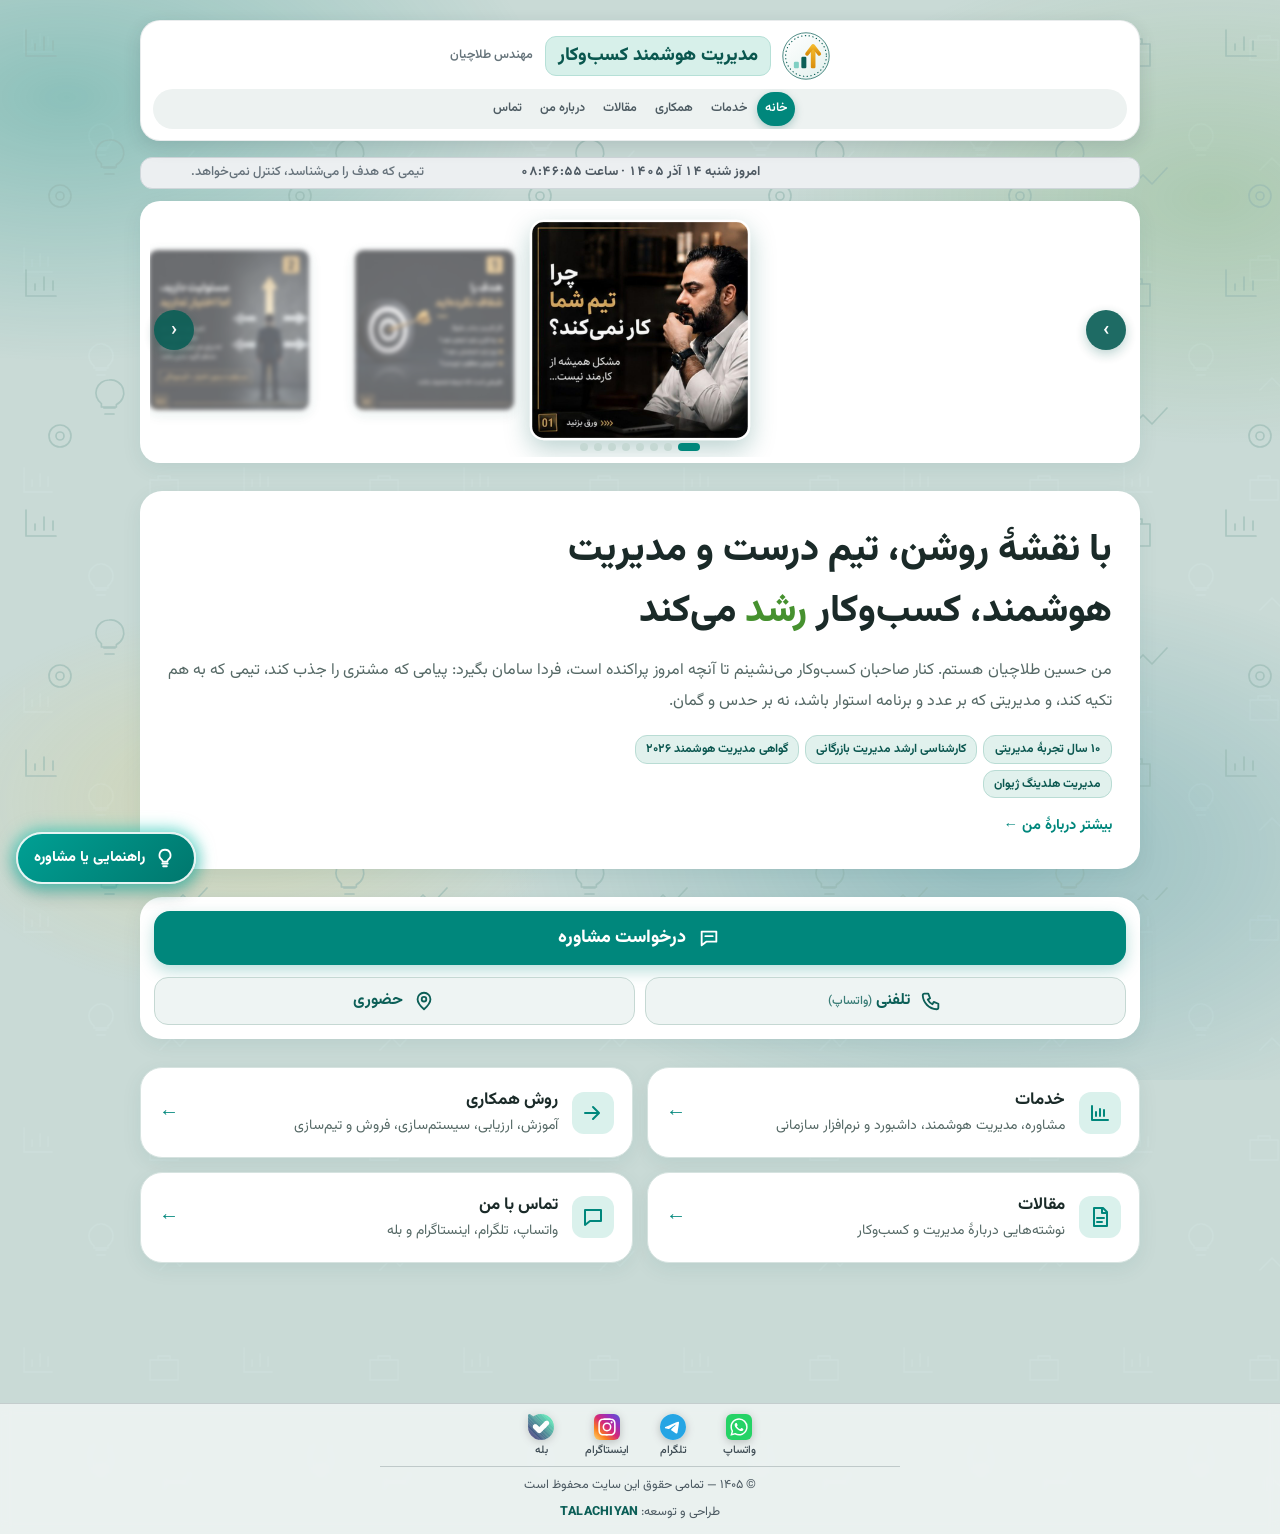
<file: index.html>
<!doctype html>
<html lang="fa" dir="rtl">
<head>
<meta charset="utf-8">
<meta name="viewport" content="width=device-width, initial-scale=1, viewport-fit=cover">
<title>مهندس حسین طلاچیان | مدیریت هوشمند کسب‌وکار</title>
<meta name="description" content="مشاورهٔ مارکتینگ، تیم‌سازی، مدیریت هوشمند سازمان، طراحی داشبورد و نرم‌افزار سازمانی و مشاورهٔ پرسنلی با مهندس حسین طلاچیان.">
<meta name="theme-color" content="#00877c">
<meta property="og:title" content="مهندس حسین طلاچیان | مدیریت هوشمند کسب‌وکار">
<meta property="og:description" content="مشاورهٔ مارکتینگ، تیم‌سازی، مدیریت هوشمند سازمان، طراحی داشبورد و نرم‌افزار سازمانی و مشاورهٔ پرسنلی.">
<meta property="og:type" content="website">
<meta property="og:locale" content="fa_IR">
<link rel="icon" href="favicon.ico" sizes="any">
<link rel="icon" href="favicon-48.png" type="image/png" sizes="48x48">
<link rel="icon" href="favicon-192.png" type="image/png" sizes="192x192">
<link rel="icon" href="favicon.svg" type="image/svg+xml">
<link rel="apple-touch-icon" href="img/apple-touch-icon.png">
<meta property="og:image" content="https://talachiyan.github.io/img/og.png">
<meta property="og:image:width" content="1200">
<meta property="og:image:height" content="630">
<meta name="twitter:card" content="summary_large_image">
<link rel="preconnect" href="https://fonts.googleapis.com">
<link rel="preconnect" href="https://fonts.gstatic.com" crossorigin>
<link rel="stylesheet" href="https://fonts.googleapis.com/css2?family=Vazirmatn:wght@300;400;500;700;800&display=swap">
<link rel="stylesheet" href="style.css?v=53">
</head>
<body>
<div class="wrap">

  <header class="card topbar">
    <div class="brand-row">
      <a class="brand" href="index.html">
        <span class="brand-mark"><img src="img/logo-icon.svg" alt="لوگوی طلاچیان" width="48" height="48"></span>
        <span class="brand-title"><span class="brand-role">مدیریت هوشمند کسب‌وکار</span><span class="brand-name">مهندس طلاچیان</span></span>
      </a>
    </div>
    <nav class="nav" aria-label="منوی اصلی">
      <a class="active" href="index.html" aria-current="page">خانه</a>
      <a href="services.html">خدمات</a>
      <a href="approach.html">همکاری</a>
      <a href="articles.html">مقالات</a>
      <a href="about.html">درباره من</a>
      <a href="contact.html">تماس</a>
    </nav>
  </header>

  <main class="stack">

    <div class="ticker" id="ticker" role="timer" aria-label="تاریخ، ساعت و شعار روز">
      <div class="ticker-track" id="tickerTrack" aria-hidden="true"></div>
      <span class="sr-only" id="tickerSr"></span>
    </div>

    <section class="card gallery-card" aria-label="نمونه‌ای از محتواها">
    <div class="gallery" id="gallery" role="region" aria-roledescription="carousel" aria-label="نمونه‌ای از محتواهای من">
      <div class="gal-track" id="galTrack" tabindex="0">
        <figure class="slide"><img src="img/s01.jpg" width="720" height="720" alt="چرا تیم شما کار نمی‌کند؟ مشکل همیشه از کارمند نیست" decoding="async"></figure>
        <figure class="slide"><img src="img/s02.jpg" width="720" height="723" alt="۱. هدف را شفاف نکرده‌اید" decoding="async"></figure>
        <figure class="slide"><img src="img/s03.jpg" width="720" height="719" alt="۲. مسئولیت دارید، اما اختیار ندارید" loading="lazy" decoding="async"></figure>
        <figure class="slide"><img src="img/s04.jpg" width="720" height="718" alt="۳. فقط وقتی اشتباه می‌کنند با آن‌ها صحبت می‌کنید" loading="lazy" decoding="async"></figure>
        <figure class="slide"><img src="img/s05.jpg" width="720" height="720" alt="۴. سیستم ندارید؛ به آدم‌ها وابسته‌اید" loading="lazy" decoding="async"></figure>
        <figure class="slide"><img src="img/s06.jpg" width="720" height="716" alt="۵. مدیر هستید، اما رهبر نیستید" loading="lazy" decoding="async"></figure>
        <figure class="slide"><img src="img/s07.jpg" width="720" height="638" alt="۶. قبل از اینکه بگویید تیم من ضعیفه، این ۵ سؤال را از خودتان بپرسید" loading="lazy" decoding="async"></figure>
        <figure class="slide"><img src="img/s08.jpg" width="720" height="380" alt="گاهی برای بهتر شدن تیم، اول باید مدیریت را بهتر کرد" loading="lazy" decoding="async"></figure>
      </div>
      <button type="button" class="gal-btn gal-next" id="galNext" aria-label="تصویر بعدی">‹</button>
      <button type="button" class="gal-btn gal-prev" id="galPrev" aria-label="تصویر قبلی">›</button>
      <div class="gal-dots" id="galDots"><button type="button" class="gal-dot" aria-label="تصویر 1"></button><button type="button" class="gal-dot" aria-label="تصویر 2"></button><button type="button" class="gal-dot" aria-label="تصویر 3"></button><button type="button" class="gal-dot" aria-label="تصویر 4"></button><button type="button" class="gal-dot" aria-label="تصویر 5"></button><button type="button" class="gal-dot" aria-label="تصویر 6"></button><button type="button" class="gal-dot" aria-label="تصویر 7"></button><button type="button" class="gal-dot" aria-label="تصویر 8"></button></div>
    </div>
    </section>

    <section class="card hero">
      <div class="hero-text">
        <h1>با نقشهٔ روشن، تیم درست و مدیریت هوشمند، کسب‌وکار <span class="accent">رشد</span> می‌کند</h1>
        <p class="justify muted">من حسین طلاچیان هستم. کنار صاحبان کسب‌وکار می‌نشینم تا آنچه امروز پراکنده است، فردا سامان بگیرد: پیامی که مشتری را جذب کند، تیمی که به هم تکیه کند، و مدیریتی که بر عدد و برنامه استوار باشد، نه بر حدس و گمان.</p>
        <ul class="chips" aria-label="اعتبار و تجربه">
          <li>۱۰ سال تجربهٔ مدیریتی</li>
          <li>کارشناسی ارشد مدیریت بازرگانی</li>
          <li>گواهی مدیریت هوشمند ۲۰۲۶</li>
          <li>مدیریت هلدینگ ژیوان</li>
        </ul>
        <a class="more-link" href="about.html">بیشتر دربارهٔ من ←</a>
      </div>
    </section>

    <section class="card consult" id="consult" aria-label="درخواست مشاوره">
      <a class="consult-main" href="consult.html">
        <span class="consult-ico" aria-hidden="true"><svg viewBox="0 0 24 24"><path d="M4 5h16v11H9l-5 4z"/><path d="M8 10h8"/></svg></span>
        <span>درخواست مشاوره</span>
      </a>
      <div class="consult-opts">
        <a class="consult-opt" href="https://wa.me/h.talachiyan" target="_blank" rel="noopener noreferrer">
          <span class="consult-ico" aria-hidden="true"><svg viewBox="0 0 24 24"><path d="M5 4h4l2 5-2.500 1.500a11 11 0 0 0 5 5L15 13l5 2v4a2 2 0 0 1-2 2A16 16 0 0 1 3 6a2 2 0 0 1 2-2z"/></svg></span>
          <span>تلفنی <small>(واتساپ)</small></span>
        </a>
        <a class="consult-opt" href="contact.html" data-todo="visit">
          <span class="consult-ico" aria-hidden="true"><svg viewBox="0 0 24 24"><path d="M12 21s-7-6.200-7-11a7 7 0 0 1 14 0c0 4.800-7 11-7 11z"/><circle cx="12" cy="10" r="2.500"/></svg></span>
          <span>حضوری</span>
        </a>
      </div>
    </section>

    <section class="quick-grid" aria-label="بخش‌های سایت">
      <a class="quick" href="services.html">
        <span class="icon small" aria-hidden="true"><svg viewBox="0 0 24 24"><path d="M4 19V5M4 19h16M8 15v-4M12 15V8M16 15v-6"/></svg></span>
        <span class="quick-text"><strong>خدمات</strong><span class="muted">مشاوره، مدیریت هوشمند، داشبورد و نرم‌افزار سازمانی</span></span>
        <span class="quick-arrow" aria-hidden="true">←</span>
      </a>
      <a class="quick" href="approach.html">
        <span class="icon small" aria-hidden="true"><svg viewBox="0 0 24 24"><path d="M4 12h12M12 6l6 6-6 6"/></svg></span>
        <span class="quick-text"><strong>روش همکاری</strong><span class="muted">آموزش، ارزیابی، سیستم‌سازی، فروش و تیم‌سازی</span></span>
        <span class="quick-arrow" aria-hidden="true">←</span>
      </a>
      <a class="quick" href="articles.html">
        <span class="icon small" aria-hidden="true"><svg viewBox="0 0 24 24"><path d="M6 3h9l4 4v14H6z"/><path d="M14 3v5h5M9 13h7M9 17h5"/></svg></span>
        <span class="quick-text"><strong>مقالات</strong><span class="muted">نوشته‌هایی دربارهٔ مدیریت و کسب‌وکار</span></span>
        <span class="quick-arrow" aria-hidden="true">←</span>
      </a>
      <a class="quick" href="contact.html">
        <span class="icon small" aria-hidden="true"><svg viewBox="0 0 24 24"><path d="M4 5h16v11H9l-5 4z"/></svg></span>
        <span class="quick-text"><strong>تماس با من</strong><span class="muted">واتساپ، تلگرام، اینستاگرام و بله</span></span>
        <span class="quick-arrow" aria-hidden="true">←</span>
      </a>
    </section>

  </main>

</div>

<footer class="site-footer">
  <div class="foot-in">
    <nav class="foot-social" aria-label="پیام‌رسان‌ها">
      <a href="https://wa.me/h.talachiyan" class="soc" aria-label="واتساپ" target="_blank" rel="noopener noreferrer"><span class="soc-ico"><img src="img/ic-whatsapp.svg" alt="" width="38" height="38" loading="lazy" decoding="async"></span><span class="soc-name">واتساپ</span></a>
      <a href="https://t.me/Hosseintallachiyan" class="soc" aria-label="تلگرام" target="_blank" rel="noopener noreferrer"><span class="soc-ico"><img src="img/ic-telegram.svg" alt="" width="38" height="38" loading="lazy" decoding="async"></span><span class="soc-name">تلگرام</span></a>
      <a href="https://instagram.com/hossein.talachiyan" class="soc" aria-label="اینستاگرام" target="_blank" rel="noopener noreferrer"><span class="soc-ico"><img src="img/ic-instagram.svg" alt="" width="38" height="38" loading="lazy" decoding="async"></span><span class="soc-name">اینستاگرام</span></a>
      <a href="https://ble.ir/tallachiyan" class="soc" aria-label="بله" target="_blank" rel="noopener noreferrer"><span class="soc-ico"><img src="img/ic-bale.svg" alt="" width="38" height="38" loading="lazy" decoding="async"></span><span class="soc-name">بله</span></a>
    </nav>
    <hr class="foot-line">
    <p class="foot-copy">© ۱۴۰۵ — تمامی حقوق این سایت محفوظ است</p>
    <p class="foot-dev">طراحی و توسعه: <strong dir="ltr">TALACHIYAN</strong></p>
  </div>
</footer>

<a class="fab" href="smart.html" aria-label="راهنمایی یا مشاوره">
  <svg viewBox="0 0 24 24" aria-hidden="true"><path d="M9 18h6M10 21h4"/><path d="M12 3a6 6 0 0 0-3.500 10.900c.6.5 1 1.200 1 2.100h5c0-.9.4-1.600 1-2.100A6 6 0 0 0 12 3z"/></svg>
  <span>راهنمایی یا مشاوره</span>
</a>
<script src="script.js?v=16" defer></script>
</body>
</html>
</file>
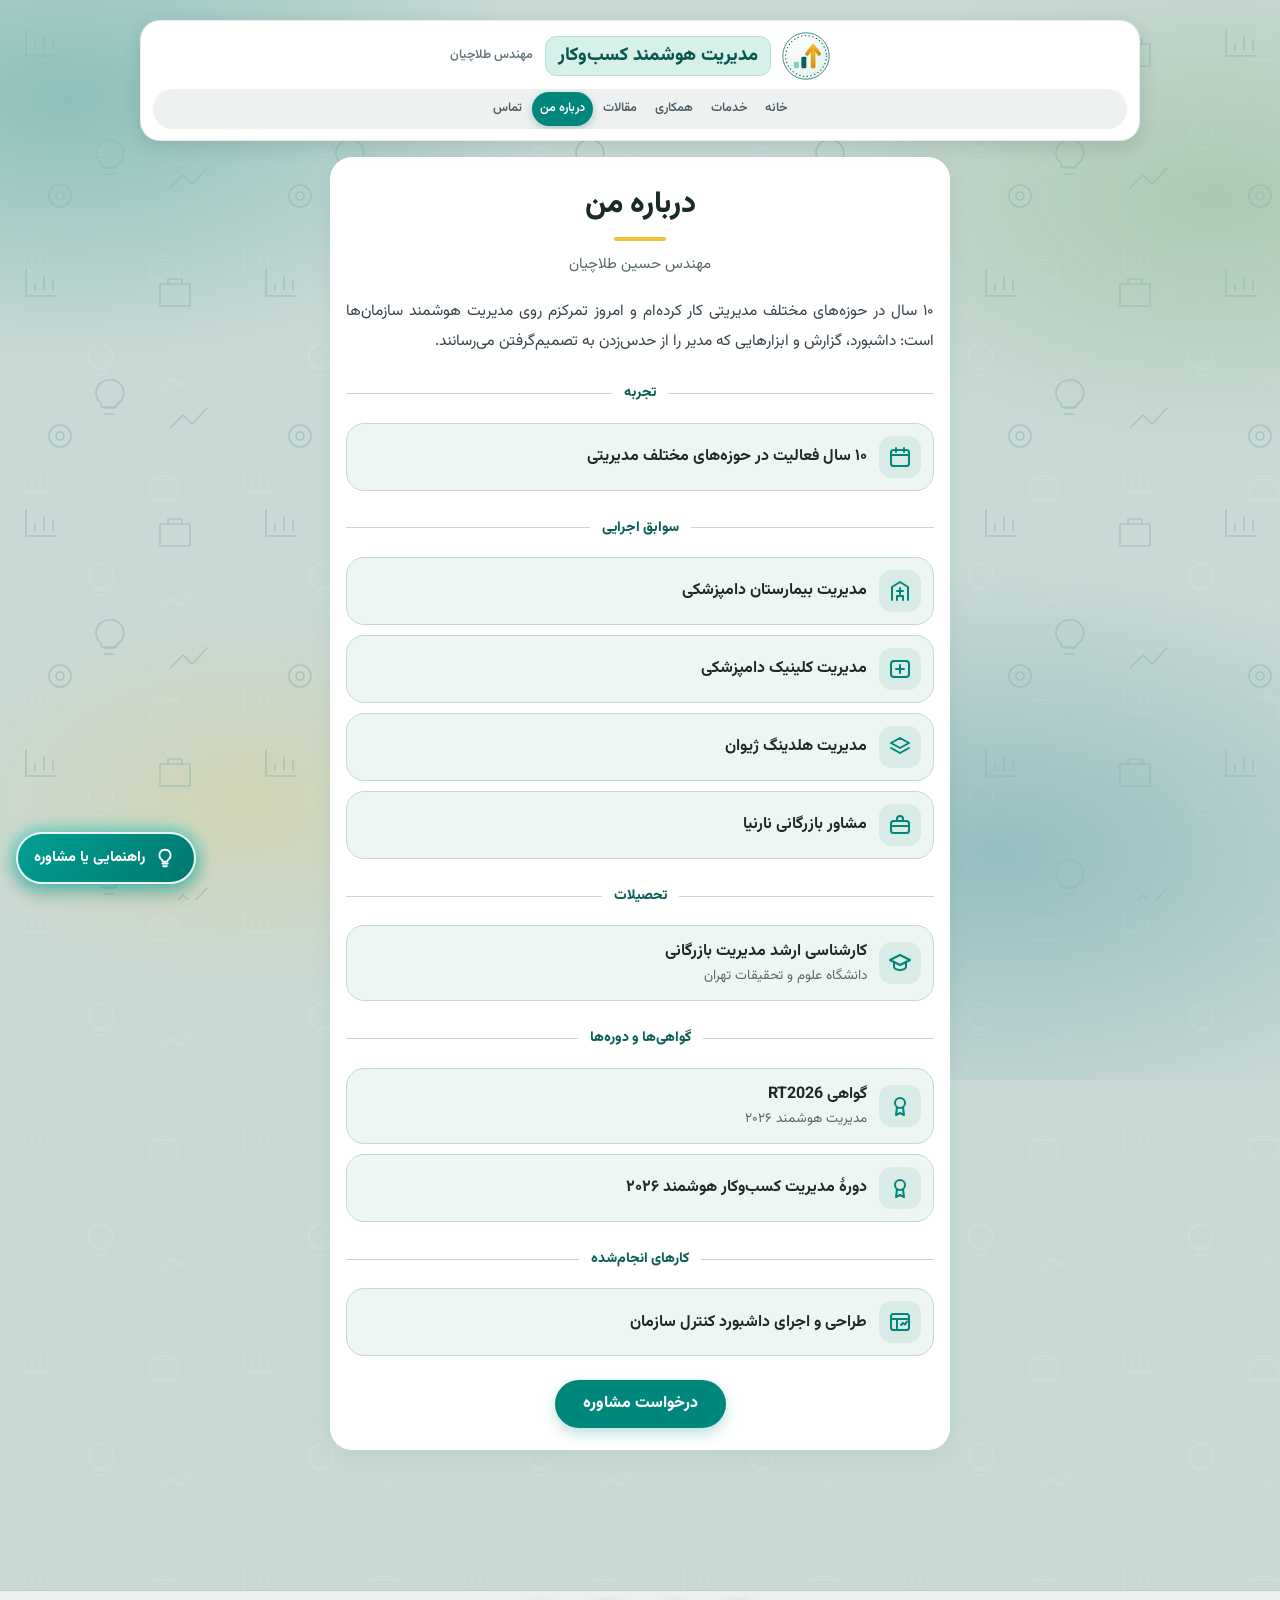
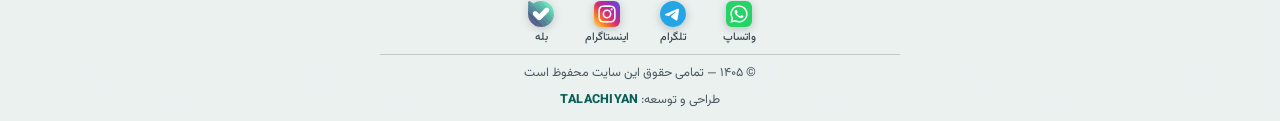
<file: about.html>
<!doctype html>
<html lang="fa" dir="rtl">
<head>
<meta charset="utf-8">
<meta name="viewport" content="width=device-width, initial-scale=1, viewport-fit=cover">
<title>درباره من | مهندس حسین طلاچیان</title>
<meta name="description" content="مشاورهٔ مارکتینگ، تیم‌سازی، مدیریت هوشمند سازمان، طراحی داشبورد و نرم‌افزار سازمانی و مشاورهٔ پرسنلی با مهندس حسین طلاچیان.">
<meta name="theme-color" content="#00877c">
<meta property="og:title" content="مهندس حسین طلاچیان | مدیریت هوشمند کسب‌وکار">
<meta property="og:description" content="مشاورهٔ مارکتینگ، تیم‌سازی، مدیریت هوشمند سازمان، طراحی داشبورد و نرم‌افزار سازمانی و مشاورهٔ پرسنلی.">
<meta property="og:type" content="website">
<meta property="og:locale" content="fa_IR">
<link rel="icon" href="favicon.ico" sizes="any">
<link rel="icon" href="favicon-48.png" type="image/png" sizes="48x48">
<link rel="icon" href="favicon-192.png" type="image/png" sizes="192x192">
<link rel="icon" href="favicon.svg" type="image/svg+xml">
<link rel="apple-touch-icon" href="img/apple-touch-icon.png">
<meta property="og:image" content="https://talachiyan.github.io/img/og.png">
<meta property="og:image:width" content="1200">
<meta property="og:image:height" content="630">
<meta name="twitter:card" content="summary_large_image">
<link rel="preconnect" href="https://fonts.googleapis.com">
<link rel="preconnect" href="https://fonts.gstatic.com" crossorigin>
<link rel="stylesheet" href="https://fonts.googleapis.com/css2?family=Vazirmatn:wght@300;400;500;700;800&display=swap">
<link rel="stylesheet" href="style.css?v=53">
</head>
<body>
<div class="wrap">

  <header class="card topbar">
    <div class="brand-row">
      <a class="brand" href="index.html">
        <span class="brand-mark"><img src="img/logo-icon.svg" alt="لوگوی طلاچیان" width="48" height="48"></span>
        <span class="brand-title"><span class="brand-role">مدیریت هوشمند کسب‌وکار</span><span class="brand-name">مهندس طلاچیان</span></span>
      </a>
    </div>
    <nav class="nav" aria-label="منوی اصلی">
      <a href="index.html">خانه</a>
      <a href="services.html">خدمات</a>
      <a href="approach.html">همکاری</a>
      <a href="articles.html">مقالات</a>
      <a class="active" href="about.html" aria-current="page">درباره من</a>
      <a href="contact.html">تماس</a>
    </nav>
  </header>

  <main class="stack">

    <section class="panel narrow light" id="about">
      <div class="panel-head">
        <h1>درباره من</h1>
        <p>مهندس حسین طلاچیان</p>
      </div>
      <p class="about-intro justify">۱۰ سال در حوزه‌های مختلف مدیریتی کار کرده‌ام و امروز تمرکزم روی مدیریت هوشمند سازمان‌ها است: داشبورد، گزارش و ابزارهایی که مدیر را از حدس‌زدن به تصمیم‌گرفتن می‌رسانند.</p>

      <h2 class="svc-group"><span>تجربه</span></h2>
      <div class="fact-list">
        <div class="fact">
          <span class="icon" aria-hidden="true"><svg viewBox="0 0 24 24"><rect x="3" y="5" width="18" height="16" rx="2.5"/><path d="M8 3v4M16 3v4M3 10h18"/></svg></span>
          <span class="fact-text"><span class="fact-title">۱۰ سال فعالیت در حوزه‌های مختلف مدیریتی</span></span>
        </div>
      </div>

      <h2 class="svc-group"><span>سوابق اجرایی</span></h2>
      <div class="fact-list">
        <div class="fact">
          <span class="icon" aria-hidden="true"><svg viewBox="0 0 24 24"><path d="M4 21V8l8-5 8 5v13"/><path d="M12 9v6M9 12h6"/><path d="M9 21v-4h6v4"/></svg></span>
          <span class="fact-text"><span class="fact-title">مدیریت بیمارستان دامپزشکی</span></span>
        </div>
        <div class="fact">
          <span class="icon" aria-hidden="true"><svg viewBox="0 0 24 24"><rect x="3" y="4" width="18" height="16" rx="3"/><path d="M12 8v8M8 12h8"/></svg></span>
          <span class="fact-text"><span class="fact-title">مدیریت کلینیک دامپزشکی</span></span>
        </div>
        <div class="fact">
          <span class="icon" aria-hidden="true"><svg viewBox="0 0 24 24"><path d="M12 3l9 5-9 5-9-5z"/><path d="M3 13l9 5 9-5"/></svg></span>
          <span class="fact-text"><span class="fact-title">مدیریت هلدینگ ژیوان</span></span>
        </div>
        <div class="fact">
          <span class="icon" aria-hidden="true"><svg viewBox="0 0 24 24"><rect x="3" y="8" width="18" height="12" rx="2.5"/><path d="M9 8V6a3 3 0 013-3 3 3 0 013 3v2"/><path d="M3 13h18"/></svg></span>
          <span class="fact-text"><span class="fact-title">مشاور بازرگانی نارنیا</span></span>
        </div>
      </div>

      <h2 class="svc-group"><span>تحصیلات</span></h2>
      <div class="fact-list">
        <div class="fact">
          <span class="icon" aria-hidden="true"><svg viewBox="0 0 24 24"><path d="M2 9l10-5 10 5-10 5z"/><path d="M6 11.5V16c0 1.5 3 3 6 3s6-1.5 6-3v-4.5"/></svg></span>
          <span class="fact-text"><span class="fact-title">کارشناسی ارشد مدیریت بازرگانی</span><span class="fact-sub">دانشگاه علوم و تحقیقات تهران</span></span>
        </div>
      </div>

      <h2 class="svc-group"><span>گواهی‌ها و دوره‌ها</span></h2>
      <div class="fact-list">
        <div class="fact">
          <span class="icon" aria-hidden="true"><svg viewBox="0 0 24 24"><circle cx="12" cy="9" r="5"/><path d="M9 13.5L8 21l4-2 4 2-1-7.5"/></svg></span>
          <span class="fact-text"><span class="fact-title">گواهی <bdi dir="ltr">RT2026</bdi></span><span class="fact-sub">مدیریت هوشمند ۲۰۲۶</span></span>
        </div>
        <div class="fact">
          <span class="icon" aria-hidden="true"><svg viewBox="0 0 24 24"><circle cx="12" cy="9" r="5"/><path d="M9 13.5L8 21l4-2 4 2-1-7.5"/></svg></span>
          <span class="fact-text"><span class="fact-title">دورهٔ مدیریت کسب‌وکار هوشمند ۲۰۲۶</span></span>
        </div>
      </div>

      <h2 class="svc-group"><span>کارهای انجام‌شده</span></h2>
      <div class="fact-list">
        <div class="fact">
          <span class="icon" aria-hidden="true"><svg viewBox="0 0 24 24"><rect x="3" y="4" width="18" height="16" rx="2.5"/><path d="M3 9h18M9 9v11"/><path d="M13 15l2-2 2 1.5 2-3"/></svg></span>
          <span class="fact-text"><span class="fact-title">طراحی و اجرای داشبورد کنترل سازمان</span></span>
        </div>
      </div>

      <a class="about-cta" href="consult.html">درخواست مشاوره</a>
    </section>

  </main>

</div>

<footer class="site-footer">
  <div class="foot-in">
    <nav class="foot-social" aria-label="پیام‌رسان‌ها">
      <a href="https://wa.me/h.talachiyan" class="soc" aria-label="واتساپ" target="_blank" rel="noopener noreferrer"><span class="soc-ico"><img src="img/ic-whatsapp.svg" alt="" width="38" height="38" loading="lazy" decoding="async"></span><span class="soc-name">واتساپ</span></a>
      <a href="https://t.me/Hosseintallachiyan" class="soc" aria-label="تلگرام" target="_blank" rel="noopener noreferrer"><span class="soc-ico"><img src="img/ic-telegram.svg" alt="" width="38" height="38" loading="lazy" decoding="async"></span><span class="soc-name">تلگرام</span></a>
      <a href="https://instagram.com/hossein.talachiyan" class="soc" aria-label="اینستاگرام" target="_blank" rel="noopener noreferrer"><span class="soc-ico"><img src="img/ic-instagram.svg" alt="" width="38" height="38" loading="lazy" decoding="async"></span><span class="soc-name">اینستاگرام</span></a>
      <a href="https://ble.ir/tallachiyan" class="soc" aria-label="بله" target="_blank" rel="noopener noreferrer"><span class="soc-ico"><img src="img/ic-bale.svg" alt="" width="38" height="38" loading="lazy" decoding="async"></span><span class="soc-name">بله</span></a>
    </nav>
    <hr class="foot-line">
    <p class="foot-copy">© ۱۴۰۵ — تمامی حقوق این سایت محفوظ است</p>
    <p class="foot-dev">طراحی و توسعه: <strong dir="ltr">TALACHIYAN</strong></p>
  </div>
</footer>

<a class="fab" href="smart.html" aria-label="راهنمایی یا مشاوره">
  <svg viewBox="0 0 24 24" aria-hidden="true"><path d="M9 18h6M10 21h4"/><path d="M12 3a6 6 0 0 0-3.500 10.900c.6.5 1 1.200 1 2.100h5c0-.9.4-1.600 1-2.100A6 6 0 0 0 12 3z"/></svg>
  <span>راهنمایی یا مشاوره</span>
</a>
<script src="script.js?v=16" defer></script>
</body>
</html>
</file>
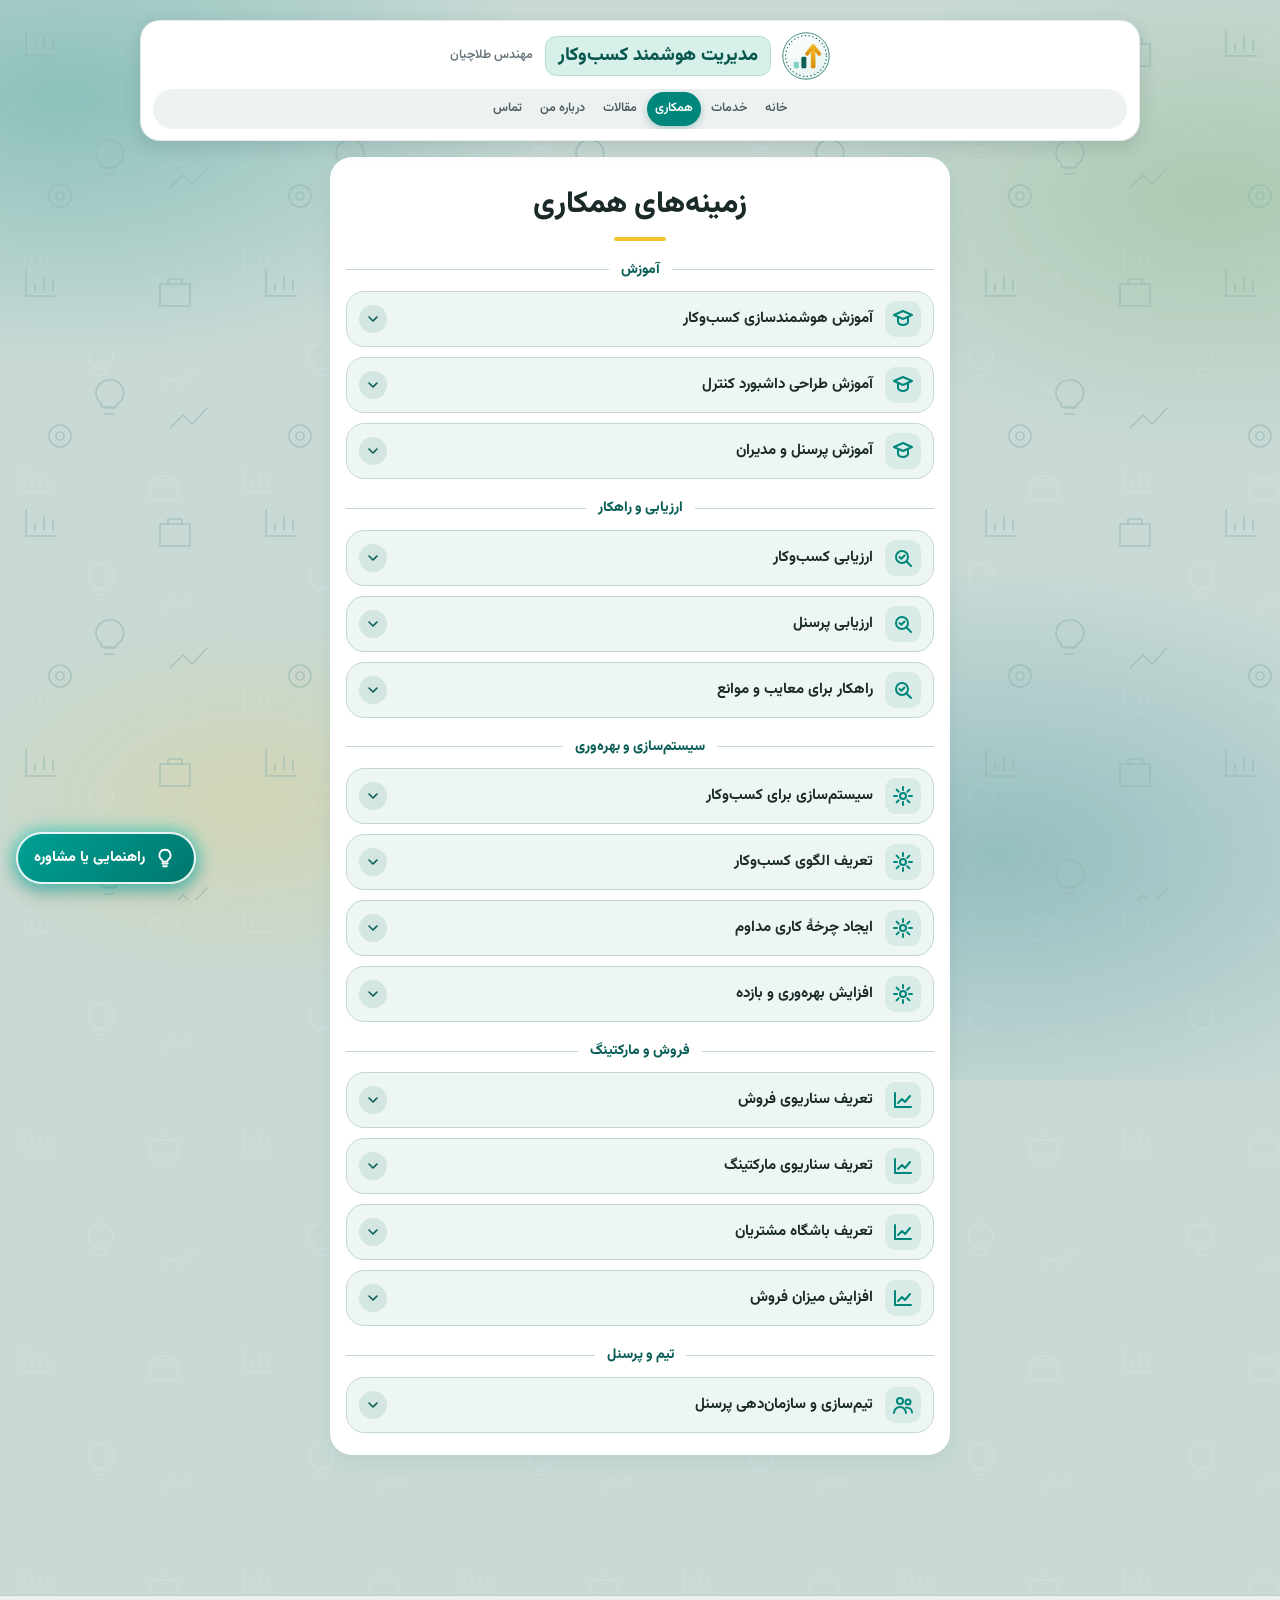
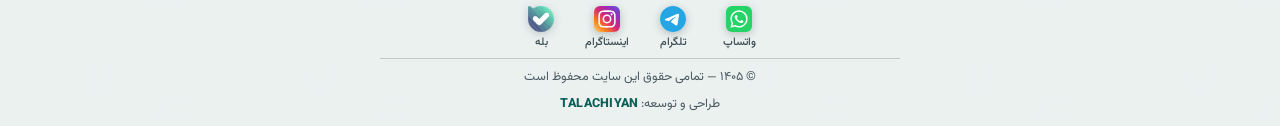
<file: approach.html>
<!doctype html>
<html lang="fa" dir="rtl">
<head>
<meta charset="utf-8">
<meta name="viewport" content="width=device-width, initial-scale=1, viewport-fit=cover">
<title>زمینه‌های همکاری | مهندس حسین طلاچیان</title>
<meta name="description" content="مشاورهٔ مارکتینگ، تیم‌سازی، مدیریت هوشمند سازمان، طراحی داشبورد و نرم‌افزار سازمانی و مشاورهٔ پرسنلی با مهندس حسین طلاچیان.">
<meta name="theme-color" content="#00877c">
<meta property="og:title" content="مهندس حسین طلاچیان | مدیریت هوشمند کسب‌وکار">
<meta property="og:description" content="مشاورهٔ مارکتینگ، تیم‌سازی، مدیریت هوشمند سازمان، طراحی داشبورد و نرم‌افزار سازمانی و مشاورهٔ پرسنلی.">
<meta property="og:type" content="website">
<meta property="og:locale" content="fa_IR">
<link rel="icon" href="favicon.ico" sizes="any">
<link rel="icon" href="favicon-48.png" type="image/png" sizes="48x48">
<link rel="icon" href="favicon-192.png" type="image/png" sizes="192x192">
<link rel="icon" href="favicon.svg" type="image/svg+xml">
<link rel="apple-touch-icon" href="img/apple-touch-icon.png">
<meta property="og:image" content="https://talachiyan.github.io/img/og.png">
<meta property="og:image:width" content="1200">
<meta property="og:image:height" content="630">
<meta name="twitter:card" content="summary_large_image">
<link rel="preconnect" href="https://fonts.googleapis.com">
<link rel="preconnect" href="https://fonts.gstatic.com" crossorigin>
<link rel="stylesheet" href="https://fonts.googleapis.com/css2?family=Vazirmatn:wght@300;400;500;700;800&display=swap">
<link rel="stylesheet" href="style.css?v=53">
</head>
<body>
<div class="wrap">

  <header class="card topbar">
    <div class="brand-row">
      <a class="brand" href="index.html">
        <span class="brand-mark"><img src="img/logo-icon.svg" alt="لوگوی طلاچیان" width="48" height="48"></span>
        <span class="brand-title"><span class="brand-role">مدیریت هوشمند کسب‌وکار</span><span class="brand-name">مهندس طلاچیان</span></span>
      </a>
    </div>
    <nav class="nav" aria-label="منوی اصلی">
      <a href="index.html">خانه</a>
      <a href="services.html">خدمات</a>
      <a class="active" href="approach.html" aria-current="page">همکاری</a>
      <a href="articles.html">مقالات</a>
      <a href="about.html">درباره من</a>
      <a href="contact.html">تماس</a>
    </nav>
  </header>

  <main class="stack">

    <section class="panel narrow" id="approach">
      <div class="panel-head">
        <h1>زمینه‌های همکاری</h1>
      </div>
      <div class="coop-list svc-list">
        <h2 class="svc-group"><span>آموزش</span></h2>
        <details class="svc">
          <summary>
            <span class="icon" aria-hidden="true"><svg viewBox="0 0 24 24"><path d="M3 8l9-4 9 4-9 4z"/><path d="M7 10v5c0 1.500 2.500 3 5 3s5-1.500 5-3v-5"/></svg></span>
            <span class="svc-text"><span class="svc-title">آموزش هوشمندسازی کسب‌وکار</span></span>
            <span class="svc-chev" aria-hidden="true"><svg viewBox="0 0 24 24"><path d="M6 9l6 6 6-6"/></svg></span>
          </summary>
          <p class="svc-body justify">آموزش اینکه چطور کارهای تکراری، گزارش‌ها و اطلاعات کسب‌وکار را با ابزارهای دیجیتال نظم بدهید تا تصمیم‌ها بر پایهٔ عدد گرفته شود، نه حدس. از ثبت درست داده‌ها شروع می‌کنیم و به گزارش‌گیری خودکار می‌رسیم.</p>
        </details>
        <details class="svc">
          <summary>
            <span class="icon" aria-hidden="true"><svg viewBox="0 0 24 24"><path d="M3 8l9-4 9 4-9 4z"/><path d="M7 10v5c0 1.500 2.500 3 5 3s5-1.500 5-3v-5"/></svg></span>
            <span class="svc-text"><span class="svc-title">آموزش طراحی داشبورد کنترل</span></span>
            <span class="svc-chev" aria-hidden="true"><svg viewBox="0 0 24 24"><path d="M6 9l6 6 6-6"/></svg></span>
          </summary>
          <p class="svc-body justify">آموزش ساخت داشبوردی متناسب با نیاز شما: از یک فهرست سادهٔ وظایف روزانه با کنترل انجام کار، تا داشبورد کامل موجودی، فروش و سفارش‌ها، با تارگت‌گذاری، امتیازدهی به پرسنل و محاسبهٔ کارانه و پاداش (پورسانت).</p>
        </details>
        <details class="svc">
          <summary>
            <span class="icon" aria-hidden="true"><svg viewBox="0 0 24 24"><path d="M3 8l9-4 9 4-9 4z"/><path d="M7 10v5c0 1.500 2.500 3 5 3s5-1.500 5-3v-5"/></svg></span>
            <span class="svc-text"><span class="svc-title">آموزش پرسنل و مدیران</span></span>
            <span class="svc-chev" aria-hidden="true"><svg viewBox="0 0 24 24"><path d="M6 9l6 6 6-6"/></svg></span>
          </summary>
          <p class="svc-body justify">دوره‌های کاربردی برای مدیران و کارکنان دربارهٔ تقسیم کار، پیگیری، گزارش‌دهی، ارتباط با مشتری و کار تیمی؛ متناسب با نیاز واقعی همان مجموعه و با تمرین روی موقعیت‌های روزمرهٔ کار.</p>
        </details>
        <h2 class="svc-group"><span>ارزیابی و راهکار</span></h2>
        <details class="svc">
          <summary>
            <span class="icon" aria-hidden="true"><svg viewBox="0 0 24 24"><circle cx="11" cy="11" r="6"/><path d="M20 20l-4.200-4.200"/><path d="M8.500 11l1.800 1.800L13.500 9.500"/></svg></span>
            <span class="svc-text"><span class="svc-title">ارزیابی کسب‌وکار</span></span>
            <span class="svc-chev" aria-hidden="true"><svg viewBox="0 0 24 24"><path d="M6 9l6 6 6-6"/></svg></span>
          </summary>
          <p class="svc-body justify">بررسی وضعیت فعلی کسب‌وکار از نظر فروش، هزینه، فرایندها، نیروی انسانی و جایگاه در بازار؛ تا معلوم شود نقطه‌های قوت کجاست و بیشترین اتلاف وقت و هزینه از کجا می‌آید.</p>
        </details>
        <details class="svc">
          <summary>
            <span class="icon" aria-hidden="true"><svg viewBox="0 0 24 24"><circle cx="11" cy="11" r="6"/><path d="M20 20l-4.200-4.200"/><path d="M8.500 11l1.800 1.800L13.500 9.500"/></svg></span>
            <span class="svc-text"><span class="svc-title">ارزیابی پرسنل</span></span>
            <span class="svc-chev" aria-hidden="true"><svg viewBox="0 0 24 24"><path d="M6 9l6 6 6-6"/></svg></span>
          </summary>
          <p class="svc-body justify">سنجش عملکرد، مهارت و جایگاه مناسب هر نفر با معیارهای روشن و قابل‌اندازه‌گیری؛ برای اینکه هر کس در جای درست قرار بگیرد و تصمیم‌های ارتقا، آموزش یا جابه‌جایی منصفانه و دقیق باشد.</p>
        </details>
        <details class="svc">
          <summary>
            <span class="icon" aria-hidden="true"><svg viewBox="0 0 24 24"><circle cx="11" cy="11" r="6"/><path d="M20 20l-4.200-4.200"/><path d="M8.500 11l1.800 1.800L13.500 9.500"/></svg></span>
            <span class="svc-text"><span class="svc-title">راهکار برای معایب و موانع</span></span>
            <span class="svc-chev" aria-hidden="true"><svg viewBox="0 0 24 24"><path d="M6 9l6 6 6-6"/></svg></span>
          </summary>
          <p class="svc-body justify">بعد از ارزیابی، برای هر مشکل راهکار عملی و اولویت‌بندی‌شده ارائه می‌شود: چه کاری، با چه ترتیبی، با چه منابعی و چطور نتیجه‌اش سنجیده شود.</p>
        </details>
        <h2 class="svc-group"><span>سیستم‌سازی و بهره‌وری</span></h2>
        <details class="svc">
          <summary>
            <span class="icon" aria-hidden="true"><svg viewBox="0 0 24 24"><circle cx="12" cy="12" r="3"/><path d="M12 3v3M12 18v3M3 12h3M18 12h3M5.600 5.600l2.100 2.100M16.300 16.300l2.100 2.100M5.600 18.400l2.100-2.100M16.300 7.700l2.100-2.100"/></svg></span>
            <span class="svc-text"><span class="svc-title">سیستم‌سازی برای کسب‌وکار</span></span>
            <span class="svc-chev" aria-hidden="true"><svg viewBox="0 0 24 24"><path d="M6 9l6 6 6-6"/></svg></span>
          </summary>
          <p class="svc-body justify">مکتوب و یکسان کردن روش انجام کارها، از پذیرش مشتری تا تحویل و پیگیری؛ تا کسب‌وکار به حضور دائم مدیر وابسته نباشد و کیفیت کار با تغییر افراد پایین نیاید.</p>
        </details>
        <details class="svc">
          <summary>
            <span class="icon" aria-hidden="true"><svg viewBox="0 0 24 24"><circle cx="12" cy="12" r="3"/><path d="M12 3v3M12 18v3M3 12h3M18 12h3M5.600 5.600l2.100 2.100M16.300 16.300l2.100 2.100M5.600 18.400l2.100-2.100M16.300 7.700l2.100-2.100"/></svg></span>
            <span class="svc-text"><span class="svc-title">تعریف الگوی کسب‌وکار</span></span>
            <span class="svc-chev" aria-hidden="true"><svg viewBox="0 0 24 24"><path d="M6 9l6 6 6-6"/></svg></span>
          </summary>
          <p class="svc-body justify">روشن کردن اینکه به چه مشتری‌ای، چه ارزشی، از چه راهی و با چه درآمد و هزینه‌ای ارائه می‌دهید؛ نقشه‌ای ساده که مسیر رشد و تصمیم‌های مهم را مشخص می‌کند.</p>
        </details>
        <details class="svc">
          <summary>
            <span class="icon" aria-hidden="true"><svg viewBox="0 0 24 24"><circle cx="12" cy="12" r="3"/><path d="M12 3v3M12 18v3M3 12h3M18 12h3M5.600 5.600l2.100 2.100M16.300 16.300l2.100 2.100M5.600 18.400l2.100-2.100M16.300 7.700l2.100-2.100"/></svg></span>
            <span class="svc-text"><span class="svc-title">ایجاد چرخهٔ کاری مداوم</span></span>
            <span class="svc-chev" aria-hidden="true"><svg viewBox="0 0 24 24"><path d="M6 9l6 6 6-6"/></svg></span>
          </summary>
          <p class="svc-body justify">طراحی چرخهٔ منظم برنامه‌ریزی، اجرا، گزارش و اصلاح؛ با جلسه‌ها و گزارش‌های دوره‌ای کوتاه که کارها را در جریان نگه می‌دارد و جلوی فراموش شدن یا عقب افتادن آن‌ها را می‌گیرد.</p>
        </details>
        <details class="svc">
          <summary>
            <span class="icon" aria-hidden="true"><svg viewBox="0 0 24 24"><circle cx="12" cy="12" r="3"/><path d="M12 3v3M12 18v3M3 12h3M18 12h3M5.600 5.600l2.100 2.100M16.300 16.300l2.100 2.100M5.600 18.400l2.100-2.100M16.300 7.700l2.100-2.100"/></svg></span>
            <span class="svc-text"><span class="svc-title">افزایش بهره‌وری و بازده</span></span>
            <span class="svc-chev" aria-hidden="true"><svg viewBox="0 0 24 24"><path d="M6 9l6 6 6-6"/></svg></span>
          </summary>
          <p class="svc-body justify">پیدا کردن کارهای اضافه، دوباره‌کاری‌ها و گلوگاه‌ها و حذف یا ساده کردن آن‌ها؛ تا با همان نیرو و همان هزینه، کار بیشتر و بهتری انجام شود.</p>
        </details>
        <h2 class="svc-group"><span>فروش و مارکتینگ</span></h2>
        <details class="svc">
          <summary>
            <span class="icon" aria-hidden="true"><svg viewBox="0 0 24 24"><path d="M4 19V5M4 19h16"/><path d="M7 15l4-4 3 3 5-6"/></svg></span>
            <span class="svc-text"><span class="svc-title">تعریف سناریوی فروش</span></span>
            <span class="svc-chev" aria-hidden="true"><svg viewBox="0 0 24 24"><path d="M6 9l6 6 6-6"/></svg></span>
          </summary>
          <p class="svc-body justify">طراحی مسیر گفت‌وگو با مشتری از اولین تماس تا خرید: چه بپرسیم، چه پیشنهاد بدهیم، به اعتراض‌ها چطور پاسخ دهیم و کی پیگیری کنیم؛ تا فروش به سلیقهٔ هر فروشنده وابسته نباشد.</p>
        </details>
        <details class="svc">
          <summary>
            <span class="icon" aria-hidden="true"><svg viewBox="0 0 24 24"><path d="M4 19V5M4 19h16"/><path d="M7 15l4-4 3 3 5-6"/></svg></span>
            <span class="svc-text"><span class="svc-title">تعریف سناریوی مارکتینگ</span></span>
            <span class="svc-chev" aria-hidden="true"><svg viewBox="0 0 24 24"><path d="M6 9l6 6 6-6"/></svg></span>
          </summary>
          <p class="svc-body justify">برنامهٔ مشخص برای دیده شدن و جذب مشتری: مخاطب اصلی کیست، چه پیامی به او بدهیم، در کدام کانال‌ها و با چه زمان‌بندی؛ همراه با معیار سنجش نتیجهٔ هر کانال.</p>
        </details>
        <details class="svc">
          <summary>
            <span class="icon" aria-hidden="true"><svg viewBox="0 0 24 24"><path d="M4 19V5M4 19h16"/><path d="M7 15l4-4 3 3 5-6"/></svg></span>
            <span class="svc-text"><span class="svc-title">تعریف باشگاه مشتریان</span></span>
            <span class="svc-chev" aria-hidden="true"><svg viewBox="0 0 24 24"><path d="M6 9l6 6 6-6"/></svg></span>
          </summary>
          <p class="svc-body justify">طراحی برنامه‌ای برای اینکه مشتری دوباره برگردد: امتیاز، سطح‌بندی، پیشنهادهای ویژه و ارتباط منظم؛ ساده، قابل اجرا و متناسب با اندازهٔ کسب‌وکار شما.</p>
        </details>
        <details class="svc">
          <summary>
            <span class="icon" aria-hidden="true"><svg viewBox="0 0 24 24"><path d="M4 19V5M4 19h16"/><path d="M7 15l4-4 3 3 5-6"/></svg></span>
            <span class="svc-text"><span class="svc-title">افزایش میزان فروش</span></span>
            <span class="svc-chev" aria-hidden="true"><svg viewBox="0 0 24 24"><path d="M6 9l6 6 6-6"/></svg></span>
          </summary>
          <p class="svc-body justify">بررسی سه اهرم اصلی فروش، یعنی جذب مشتری جدید، بازگشت مشتری قبلی و افزایش مبلغ هر خرید، و انتخاب اقدام‌هایی که در کسب‌وکار شما بیشترین اثر را دارند.</p>
        </details>
        <h2 class="svc-group"><span>تیم و پرسنل</span></h2>
        <details class="svc">
          <summary>
            <span class="icon" aria-hidden="true"><svg viewBox="0 0 24 24"><circle cx="9" cy="8" r="3"/><circle cx="17" cy="9" r="2.500"/><path d="M3 20c0-3.300 2.700-6 6-6s6 2.700 6 6"/><path d="M15 14.500c3 0 6 1.800 6 5"/></svg></span>
            <span class="svc-text"><span class="svc-title">تیم‌سازی و سازمان‌دهی پرسنل</span></span>
            <span class="svc-chev" aria-hidden="true"><svg viewBox="0 0 24 24"><path d="M6 9l6 6 6-6"/></svg></span>
          </summary>
          <p class="svc-body justify">تعریف نقش‌ها و مسئولیت‌ها، چیدمان درست افراد، تعیین هدف و معیار برای هر نفر و ساختن روال همکاری؛ تا تیم هماهنگ کار کند و هر کس بداند دقیقاً از او چه انتظاری هست.</p>
        </details>
      </div>
    </section>

  </main>

</div>

<footer class="site-footer">
  <div class="foot-in">
    <nav class="foot-social" aria-label="پیام‌رسان‌ها">
      <a href="https://wa.me/h.talachiyan" class="soc" aria-label="واتساپ" target="_blank" rel="noopener noreferrer"><span class="soc-ico"><img src="img/ic-whatsapp.svg" alt="" width="38" height="38" loading="lazy" decoding="async"></span><span class="soc-name">واتساپ</span></a>
      <a href="https://t.me/Hosseintallachiyan" class="soc" aria-label="تلگرام" target="_blank" rel="noopener noreferrer"><span class="soc-ico"><img src="img/ic-telegram.svg" alt="" width="38" height="38" loading="lazy" decoding="async"></span><span class="soc-name">تلگرام</span></a>
      <a href="https://instagram.com/hossein.talachiyan" class="soc" aria-label="اینستاگرام" target="_blank" rel="noopener noreferrer"><span class="soc-ico"><img src="img/ic-instagram.svg" alt="" width="38" height="38" loading="lazy" decoding="async"></span><span class="soc-name">اینستاگرام</span></a>
      <a href="https://ble.ir/tallachiyan" class="soc" aria-label="بله" target="_blank" rel="noopener noreferrer"><span class="soc-ico"><img src="img/ic-bale.svg" alt="" width="38" height="38" loading="lazy" decoding="async"></span><span class="soc-name">بله</span></a>
    </nav>
    <hr class="foot-line">
    <p class="foot-copy">© ۱۴۰۵ — تمامی حقوق این سایت محفوظ است</p>
    <p class="foot-dev">طراحی و توسعه: <strong dir="ltr">TALACHIYAN</strong></p>
  </div>
</footer>

<a class="fab" href="smart.html" aria-label="راهنمایی یا مشاوره">
  <svg viewBox="0 0 24 24" aria-hidden="true"><path d="M9 18h6M10 21h4"/><path d="M12 3a6 6 0 0 0-3.500 10.900c.6.5 1 1.200 1 2.100h5c0-.9.4-1.600 1-2.100A6 6 0 0 0 12 3z"/></svg>
  <span>راهنمایی یا مشاوره</span>
</a>
<script src="script.js?v=16" defer></script>
</body>
</html>
</file>
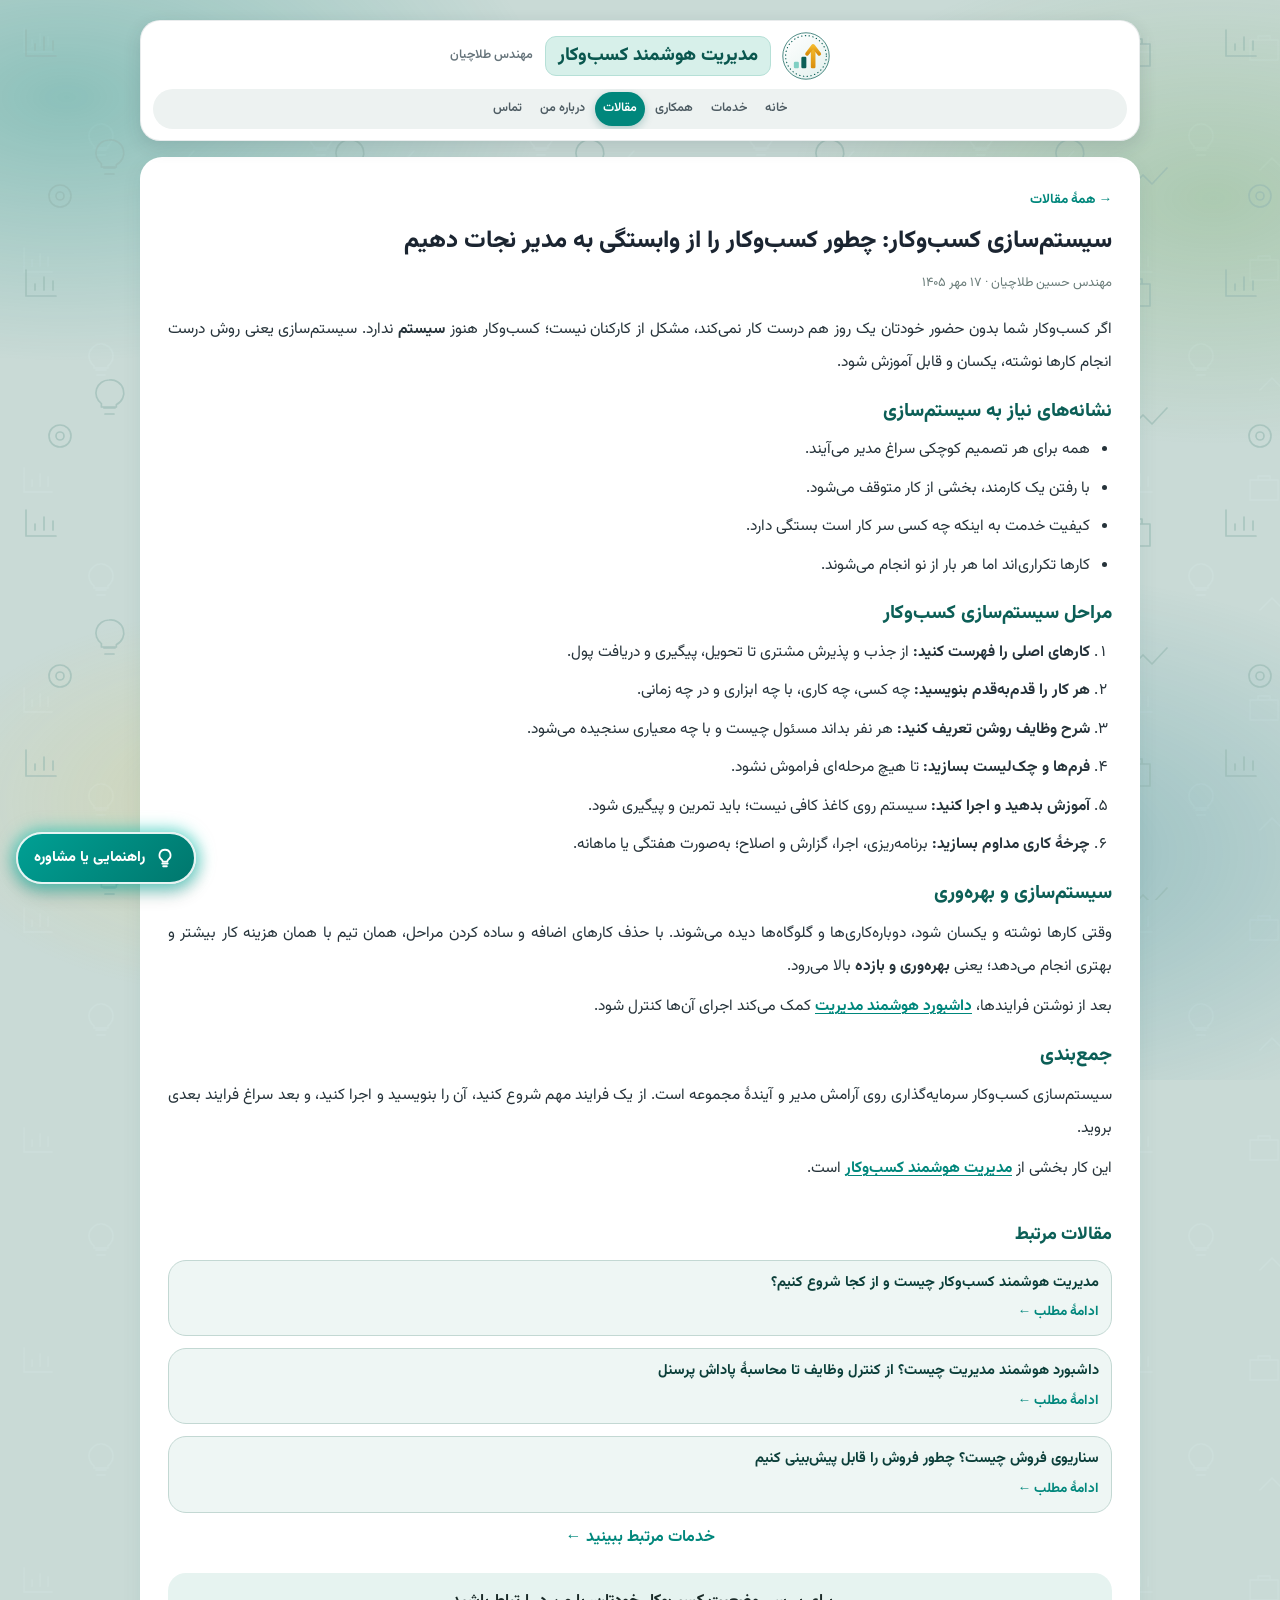
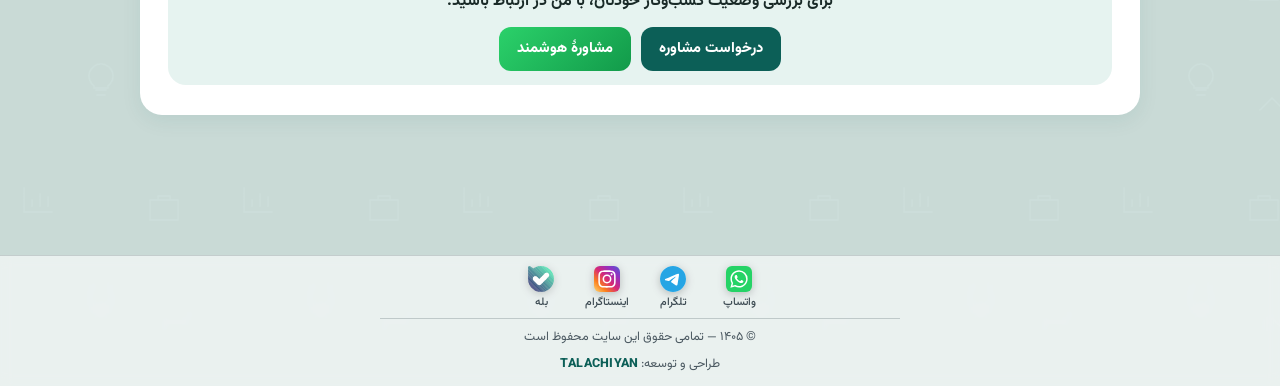
<file: article-business-systemization.html>
<!doctype html>
<html lang="fa" dir="rtl">
<head>
<meta charset="utf-8">
<meta name="viewport" content="width=device-width, initial-scale=1, viewport-fit=cover">
<title>سیستم‌سازی کسب‌وکار: چطور کسب‌وکار را از وابستگی به مدیر نجات دهیم | مهندس حسین طلاچیان</title>
<meta name="description" content="سیستم‌سازی کسب‌وکار یعنی مکتوب کردن روش انجام کارها تا کسب‌وکار بدون حضور دائم مدیر هم درست کار کند. مراحل عملی سیستم‌سازی و افزایش بهره‌وری را بخوانید.">
<meta name="keywords" content="سیستم‌سازی کسب‌وکار، فرایندسازی، افزایش بهره‌وری، شرح وظایف، دستورالعمل کاری، چرخهٔ بهبود مستمر">
<link rel="canonical" href="https://talachiyan.github.io/article-business-systemization.html">
<meta name="theme-color" content="#00877c">
<meta property="og:title" content="سیستم‌سازی کسب‌وکار: چطور کسب‌وکار را از وابستگی به مدیر نجات دهیم">
<meta property="og:description" content="سیستم‌سازی کسب‌وکار یعنی مکتوب کردن روش انجام کارها تا کسب‌وکار بدون حضور دائم مدیر هم درست کار کند. مراحل عملی سیستم‌سازی و افزایش بهره‌وری را بخوانید.">
<meta property="og:locale" content="fa_IR">
<link rel="icon" href="favicon.ico" sizes="any">
<link rel="icon" href="favicon-48.png" type="image/png" sizes="48x48">
<link rel="icon" href="favicon-192.png" type="image/png" sizes="192x192">
<link rel="icon" href="favicon.svg" type="image/svg+xml">
<link rel="apple-touch-icon" href="img/apple-touch-icon.png">
<meta property="og:image" content="https://talachiyan.github.io/img/og.png">
<meta property="og:image:width" content="1200">
<meta property="og:image:height" content="630">
<meta name="twitter:card" content="summary_large_image">
<link rel="preconnect" href="https://fonts.googleapis.com">
<link rel="preconnect" href="https://fonts.gstatic.com" crossorigin>
<link rel="stylesheet" href="https://fonts.googleapis.com/css2?family=Vazirmatn:wght@300;400;500;700;800&display=swap">
<link rel="stylesheet" href="style.css?v=53">
<meta property="og:type" content="article">
<script type="application/ld+json">{"@context": "https://schema.org", "@type": "Article", "headline": "سیستم‌سازی کسب‌وکار: چطور کسب‌وکار را از وابستگی به مدیر نجات دهیم", "description": "سیستم‌سازی کسب‌وکار یعنی مکتوب کردن روش انجام کارها تا کسب‌وکار بدون حضور دائم مدیر هم درست کار کند. مراحل عملی سیستم‌سازی و افزایش بهره‌وری را بخوانید.", "keywords": "سیستم‌سازی کسب‌وکار، فرایندسازی، افزایش بهره‌وری، شرح وظایف، دستورالعمل کاری، چرخهٔ بهبود مستمر", "inLanguage": "fa", "datePublished": "2026-10-09", "author": {"@type": "Person", "name": "مهندس حسین طلاچیان", "url": "https://talachiyan.github.io/about.html"}, "publisher": {"@type": "Person", "name": "مهندس حسین طلاچیان"}, "image": "https://talachiyan.github.io/img/og.png", "mainEntityOfPage": "https://talachiyan.github.io/article-business-systemization.html"}</script>
</head>
<body>
<div class="wrap">

  <header class="card topbar">
    <div class="brand-row">
      <a class="brand" href="index.html">
        <span class="brand-mark"><img src="img/logo-icon.svg" alt="لوگوی طلاچیان" width="48" height="48"></span>
        <span class="brand-title"><span class="brand-role">مدیریت هوشمند کسب‌وکار</span><span class="brand-name">مهندس طلاچیان</span></span>
      </a>
    </div>
    <nav class="nav" aria-label="منوی اصلی">
      <a href="index.html">خانه</a>
      <a href="services.html">خدمات</a>
      <a href="approach.html">همکاری</a>
      <a class="active" href="articles.html">مقالات</a>
      <a href="about.html">درباره من</a>
      <a href="contact.html">تماس</a>
    </nav>
  </header>

  <main class="stack">

    <article class="card post">
      <a class="post-back" href="articles.html">→ همهٔ مقالات</a>
      <h1>سیستم‌سازی کسب‌وکار: چطور کسب‌وکار را از وابستگی به مدیر نجات دهیم</h1>
      <p class="post-meta">مهندس حسین طلاچیان · ۱۷ مهر ۱۴۰۵</p>
      <div class="post-body justify">
<p>اگر کسب‌وکار شما بدون حضور خودتان یک روز هم درست کار نمی‌کند، مشکل از کارکنان نیست؛ کسب‌وکار هنوز <strong>سیستم</strong> ندارد. سیستم‌سازی یعنی روش درست انجام کارها نوشته، یکسان و قابل آموزش شود.</p>
<h2>نشانه‌های نیاز به سیستم‌سازی</h2>
<ul>
<li>همه برای هر تصمیم کوچکی سراغ مدیر می‌آیند.</li>
<li>با رفتن یک کارمند، بخشی از کار متوقف می‌شود.</li>
<li>کیفیت خدمت به اینکه چه کسی سر کار است بستگی دارد.</li>
<li>کارها تکراری‌اند اما هر بار از نو انجام می‌شوند.</li>
</ul>
<h2>مراحل سیستم‌سازی کسب‌وکار</h2>
<ol>
<li><strong>کارهای اصلی را فهرست کنید:</strong> از جذب و پذیرش مشتری تا تحویل، پیگیری و دریافت پول.</li>
<li><strong>هر کار را قدم‌به‌قدم بنویسید:</strong> چه کسی، چه کاری، با چه ابزاری و در چه زمانی.</li>
<li><strong>شرح وظایف روشن تعریف کنید:</strong> هر نفر بداند مسئول چیست و با چه معیاری سنجیده می‌شود.</li>
<li><strong>فرم‌ها و چک‌لیست بسازید:</strong> تا هیچ مرحله‌ای فراموش نشود.</li>
<li><strong>آموزش بدهید و اجرا کنید:</strong> سیستم روی کاغذ کافی نیست؛ باید تمرین و پیگیری شود.</li>
<li><strong>چرخهٔ کاری مداوم بسازید:</strong> برنامه‌ریزی، اجرا، گزارش و اصلاح؛ به‌صورت هفتگی یا ماهانه.</li>
</ol>
<h2>سیستم‌سازی و بهره‌وری</h2>
<p>وقتی کارها نوشته و یکسان شود، دوباره‌کاری‌ها و گلوگاه‌ها دیده می‌شوند. با حذف کارهای اضافه و ساده کردن مراحل، همان تیم با همان هزینه کار بیشتر و بهتری انجام می‌دهد؛ یعنی <strong>بهره‌وری و بازده</strong> بالا می‌رود.</p>
<p>بعد از نوشتن فرایندها، <a href="article-management-dashboard.html">داشبورد هوشمند مدیریت</a> کمک می‌کند اجرای آن‌ها کنترل شود.</p>
<h2>جمع‌بندی</h2>
<p>سیستم‌سازی کسب‌وکار سرمایه‌گذاری روی آرامش مدیر و آیندهٔ مجموعه است. از یک فرایند مهم شروع کنید، آن را بنویسید و اجرا کنید، و بعد سراغ فرایند بعدی بروید.</p>
<p>این کار بخشی از <a href="article-smart-business-management.html">مدیریت هوشمند کسب‌وکار</a> است.</p>
      </div>
      <div class="post-related">
        <h2>مقالات مرتبط</h2>
        <div class="post-list"><a class="post-card" href="article-smart-business-management.html"><strong>مدیریت هوشمند کسب‌وکار چیست و از کجا شروع کنیم؟</strong><em>ادامهٔ مطلب ←</em></a><a class="post-card" href="article-management-dashboard.html"><strong>داشبورد هوشمند مدیریت چیست؟ از کنترل وظایف تا محاسبهٔ پاداش پرسنل</strong><em>ادامهٔ مطلب ←</em></a><a class="post-card" href="article-sales-scenario.html"><strong>سناریوی فروش چیست؟ چطور فروش را قابل پیش‌بینی کنیم</strong><em>ادامهٔ مطلب ←</em></a></div>
        <p class="post-svc"><a href="services.html">خدمات مرتبط ببینید ←</a></p>
      </div>
      <div class="post-cta">
        <p>برای بررسی وضعیت کسب‌وکار خودتان، با من در ارتباط باشید.</p>
        <div class="smart-cta"><a class="sc-main" href="consult.html">درخواست مشاوره</a><a class="sc-wa" href="smart.html">مشاورهٔ هوشمند</a></div>
      </div>
    </article>

  </main>

</div>

<footer class="site-footer">
  <div class="foot-in">
    <nav class="foot-social" aria-label="پیام‌رسان‌ها">
      <a href="https://wa.me/h.talachiyan" class="soc" aria-label="واتساپ" target="_blank" rel="noopener noreferrer"><span class="soc-ico"><img src="img/ic-whatsapp.svg" alt="" width="38" height="38" loading="lazy" decoding="async"></span><span class="soc-name">واتساپ</span></a>
      <a href="https://t.me/Hosseintallachiyan" class="soc" aria-label="تلگرام" target="_blank" rel="noopener noreferrer"><span class="soc-ico"><img src="img/ic-telegram.svg" alt="" width="38" height="38" loading="lazy" decoding="async"></span><span class="soc-name">تلگرام</span></a>
      <a href="https://instagram.com/hossein.talachiyan" class="soc" aria-label="اینستاگرام" target="_blank" rel="noopener noreferrer"><span class="soc-ico"><img src="img/ic-instagram.svg" alt="" width="38" height="38" loading="lazy" decoding="async"></span><span class="soc-name">اینستاگرام</span></a>
      <a href="https://ble.ir/tallachiyan" class="soc" aria-label="بله" target="_blank" rel="noopener noreferrer"><span class="soc-ico"><img src="img/ic-bale.svg" alt="" width="38" height="38" loading="lazy" decoding="async"></span><span class="soc-name">بله</span></a>
    </nav>
    <hr class="foot-line">
    <p class="foot-copy">© ۱۴۰۵ — تمامی حقوق این سایت محفوظ است</p>
    <p class="foot-dev">طراحی و توسعه: <strong dir="ltr">TALACHIYAN</strong></p>
  </div>
</footer>

<a class="fab" href="smart.html" aria-label="راهنمایی یا مشاوره">
  <svg viewBox="0 0 24 24" aria-hidden="true"><path d="M9 18h6M10 21h4"/><path d="M12 3a6 6 0 0 0-3.500 10.900c.6.5 1 1.200 1 2.100h5c0-.9.4-1.600 1-2.100A6 6 0 0 0 12 3z"/></svg>
  <span>راهنمایی یا مشاوره</span>
</a>
<script src="script.js?v=16" defer></script>
</body>
</html>
</file>
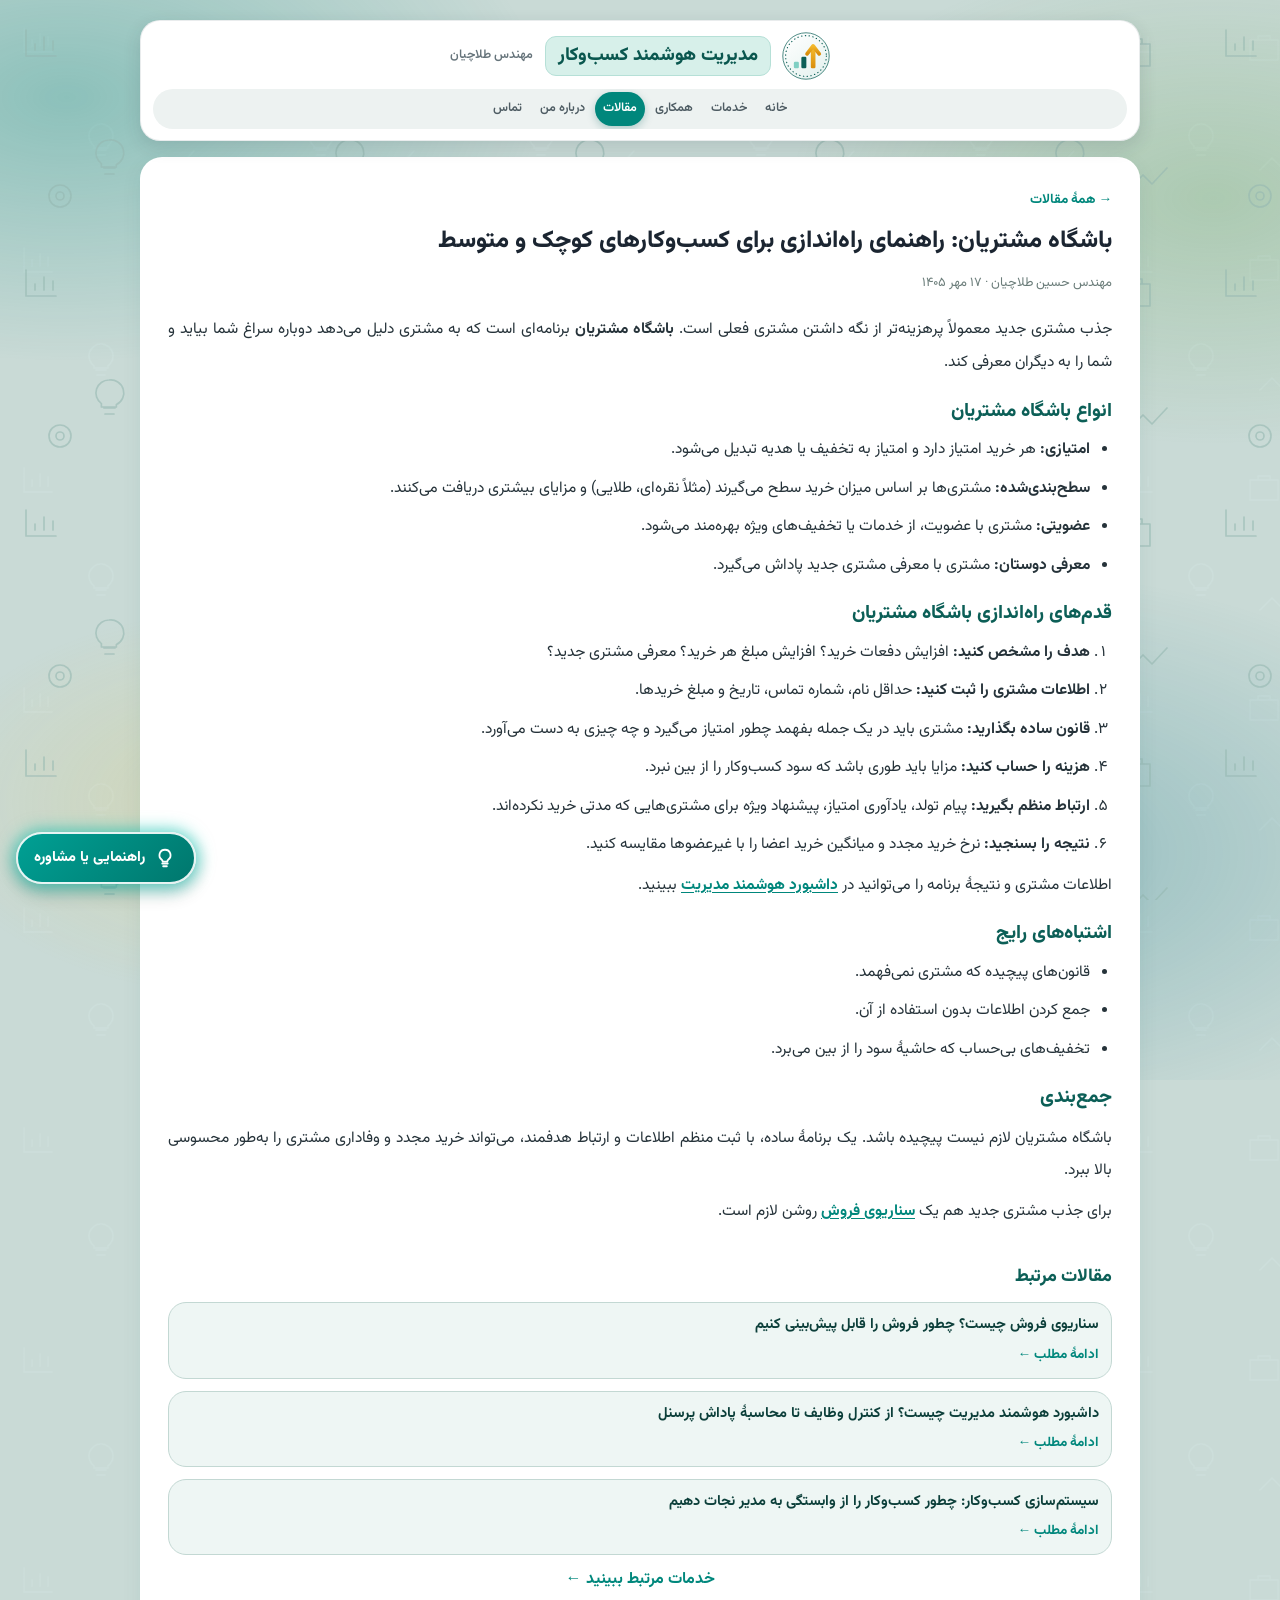
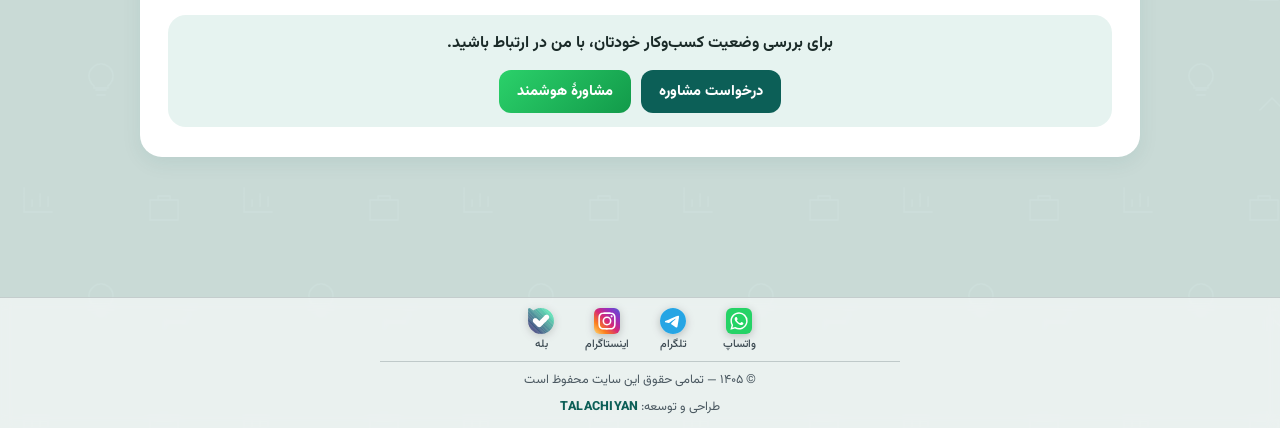
<file: article-customer-club.html>
<!doctype html>
<html lang="fa" dir="rtl">
<head>
<meta charset="utf-8">
<meta name="viewport" content="width=device-width, initial-scale=1, viewport-fit=cover">
<title>باشگاه مشتریان: راهنمای راه‌اندازی برای کسب‌وکارهای کوچک و متوسط | مهندس حسین طلاچیان</title>
<meta name="description" content="باشگاه مشتریان باعث می‌شود مشتری دوباره خرید کند. با انواع باشگاه مشتریان و قدم‌های راه‌اندازی یک برنامهٔ وفاداری ساده و مؤثر آشنا شوید.">
<meta name="keywords" content="باشگاه مشتریان، وفاداری مشتری، حفظ مشتری، بازاریابی، امتیازدهی به مشتری، افزایش خرید مجدد">
<link rel="canonical" href="https://talachiyan.github.io/article-customer-club.html">
<meta name="theme-color" content="#00877c">
<meta property="og:title" content="باشگاه مشتریان: راهنمای راه‌اندازی برای کسب‌وکارهای کوچک و متوسط">
<meta property="og:description" content="باشگاه مشتریان باعث می‌شود مشتری دوباره خرید کند. با انواع باشگاه مشتریان و قدم‌های راه‌اندازی یک برنامهٔ وفاداری ساده و مؤثر آشنا شوید.">
<meta property="og:locale" content="fa_IR">
<link rel="icon" href="favicon.ico" sizes="any">
<link rel="icon" href="favicon-48.png" type="image/png" sizes="48x48">
<link rel="icon" href="favicon-192.png" type="image/png" sizes="192x192">
<link rel="icon" href="favicon.svg" type="image/svg+xml">
<link rel="apple-touch-icon" href="img/apple-touch-icon.png">
<meta property="og:image" content="https://talachiyan.github.io/img/og.png">
<meta property="og:image:width" content="1200">
<meta property="og:image:height" content="630">
<meta name="twitter:card" content="summary_large_image">
<link rel="preconnect" href="https://fonts.googleapis.com">
<link rel="preconnect" href="https://fonts.gstatic.com" crossorigin>
<link rel="stylesheet" href="https://fonts.googleapis.com/css2?family=Vazirmatn:wght@300;400;500;700;800&display=swap">
<link rel="stylesheet" href="style.css?v=53">
<meta property="og:type" content="article">
<script type="application/ld+json">{"@context": "https://schema.org", "@type": "Article", "headline": "باشگاه مشتریان: راهنمای راه‌اندازی برای کسب‌وکارهای کوچک و متوسط", "description": "باشگاه مشتریان باعث می‌شود مشتری دوباره خرید کند. با انواع باشگاه مشتریان و قدم‌های راه‌اندازی یک برنامهٔ وفاداری ساده و مؤثر آشنا شوید.", "keywords": "باشگاه مشتریان، وفاداری مشتری، حفظ مشتری، بازاریابی، امتیازدهی به مشتری، افزایش خرید مجدد", "inLanguage": "fa", "datePublished": "2026-10-09", "author": {"@type": "Person", "name": "مهندس حسین طلاچیان", "url": "https://talachiyan.github.io/about.html"}, "publisher": {"@type": "Person", "name": "مهندس حسین طلاچیان"}, "image": "https://talachiyan.github.io/img/og.png", "mainEntityOfPage": "https://talachiyan.github.io/article-customer-club.html"}</script>
</head>
<body>
<div class="wrap">

  <header class="card topbar">
    <div class="brand-row">
      <a class="brand" href="index.html">
        <span class="brand-mark"><img src="img/logo-icon.svg" alt="لوگوی طلاچیان" width="48" height="48"></span>
        <span class="brand-title"><span class="brand-role">مدیریت هوشمند کسب‌وکار</span><span class="brand-name">مهندس طلاچیان</span></span>
      </a>
    </div>
    <nav class="nav" aria-label="منوی اصلی">
      <a href="index.html">خانه</a>
      <a href="services.html">خدمات</a>
      <a href="approach.html">همکاری</a>
      <a class="active" href="articles.html">مقالات</a>
      <a href="about.html">درباره من</a>
      <a href="contact.html">تماس</a>
    </nav>
  </header>

  <main class="stack">

    <article class="card post">
      <a class="post-back" href="articles.html">→ همهٔ مقالات</a>
      <h1>باشگاه مشتریان: راهنمای راه‌اندازی برای کسب‌وکارهای کوچک و متوسط</h1>
      <p class="post-meta">مهندس حسین طلاچیان · ۱۷ مهر ۱۴۰۵</p>
      <div class="post-body justify">
<p>جذب مشتری جدید معمولاً پرهزینه‌تر از نگه داشتن مشتری فعلی است. <strong>باشگاه مشتریان</strong> برنامه‌ای است که به مشتری دلیل می‌دهد دوباره سراغ شما بیاید و شما را به دیگران معرفی کند.</p>
<h2>انواع باشگاه مشتریان</h2>
<ul>
<li><strong>امتیازی:</strong> هر خرید امتیاز دارد و امتیاز به تخفیف یا هدیه تبدیل می‌شود.</li>
<li><strong>سطح‌بندی‌شده:</strong> مشتری‌ها بر اساس میزان خرید سطح می‌گیرند (مثلاً نقره‌ای، طلایی) و مزایای بیشتری دریافت می‌کنند.</li>
<li><strong>عضویتی:</strong> مشتری با عضویت، از خدمات یا تخفیف‌های ویژه بهره‌مند می‌شود.</li>
<li><strong>معرفی دوستان:</strong> مشتری با معرفی مشتری جدید پاداش می‌گیرد.</li>
</ul>
<h2>قدم‌های راه‌اندازی باشگاه مشتریان</h2>
<ol>
<li><strong>هدف را مشخص کنید:</strong> افزایش دفعات خرید؟ افزایش مبلغ هر خرید؟ معرفی مشتری جدید؟</li>
<li><strong>اطلاعات مشتری را ثبت کنید:</strong> حداقل نام، شماره تماس، تاریخ و مبلغ خریدها.</li>
<li><strong>قانون ساده بگذارید:</strong> مشتری باید در یک جمله بفهمد چطور امتیاز می‌گیرد و چه چیزی به دست می‌آورد.</li>
<li><strong>هزینه را حساب کنید:</strong> مزایا باید طوری باشد که سود کسب‌وکار را از بین نبرد.</li>
<li><strong>ارتباط منظم بگیرید:</strong> پیام تولد، یادآوری امتیاز، پیشنهاد ویژه برای مشتری‌هایی که مدتی خرید نکرده‌اند.</li>
<li><strong>نتیجه را بسنجید:</strong> نرخ خرید مجدد و میانگین خرید اعضا را با غیرعضوها مقایسه کنید.</li>
</ol>
<p>اطلاعات مشتری و نتیجهٔ برنامه را می‌توانید در <a href="article-management-dashboard.html">داشبورد هوشمند مدیریت</a> ببینید.</p>
<h2>اشتباه‌های رایج</h2>
<ul>
<li>قانون‌های پیچیده که مشتری نمی‌فهمد.</li>
<li>جمع کردن اطلاعات بدون استفاده از آن.</li>
<li>تخفیف‌های بی‌حساب که حاشیهٔ سود را از بین می‌برد.</li>
</ul>
<h2>جمع‌بندی</h2>
<p>باشگاه مشتریان لازم نیست پیچیده باشد. یک برنامهٔ ساده، با ثبت منظم اطلاعات و ارتباط هدفمند، می‌تواند خرید مجدد و وفاداری مشتری را به‌طور محسوسی بالا ببرد.</p>
<p>برای جذب مشتری جدید هم یک <a href="article-sales-scenario.html">سناریوی فروش</a> روشن لازم است.</p>
      </div>
      <div class="post-related">
        <h2>مقالات مرتبط</h2>
        <div class="post-list"><a class="post-card" href="article-sales-scenario.html"><strong>سناریوی فروش چیست؟ چطور فروش را قابل پیش‌بینی کنیم</strong><em>ادامهٔ مطلب ←</em></a><a class="post-card" href="article-management-dashboard.html"><strong>داشبورد هوشمند مدیریت چیست؟ از کنترل وظایف تا محاسبهٔ پاداش پرسنل</strong><em>ادامهٔ مطلب ←</em></a><a class="post-card" href="article-business-systemization.html"><strong>سیستم‌سازی کسب‌وکار: چطور کسب‌وکار را از وابستگی به مدیر نجات دهیم</strong><em>ادامهٔ مطلب ←</em></a></div>
        <p class="post-svc"><a href="services.html">خدمات مرتبط ببینید ←</a></p>
      </div>
      <div class="post-cta">
        <p>برای بررسی وضعیت کسب‌وکار خودتان، با من در ارتباط باشید.</p>
        <div class="smart-cta"><a class="sc-main" href="consult.html">درخواست مشاوره</a><a class="sc-wa" href="smart.html">مشاورهٔ هوشمند</a></div>
      </div>
    </article>

  </main>

</div>

<footer class="site-footer">
  <div class="foot-in">
    <nav class="foot-social" aria-label="پیام‌رسان‌ها">
      <a href="https://wa.me/h.talachiyan" class="soc" aria-label="واتساپ" target="_blank" rel="noopener noreferrer"><span class="soc-ico"><img src="img/ic-whatsapp.svg" alt="" width="38" height="38" loading="lazy" decoding="async"></span><span class="soc-name">واتساپ</span></a>
      <a href="https://t.me/Hosseintallachiyan" class="soc" aria-label="تلگرام" target="_blank" rel="noopener noreferrer"><span class="soc-ico"><img src="img/ic-telegram.svg" alt="" width="38" height="38" loading="lazy" decoding="async"></span><span class="soc-name">تلگرام</span></a>
      <a href="https://instagram.com/hossein.talachiyan" class="soc" aria-label="اینستاگرام" target="_blank" rel="noopener noreferrer"><span class="soc-ico"><img src="img/ic-instagram.svg" alt="" width="38" height="38" loading="lazy" decoding="async"></span><span class="soc-name">اینستاگرام</span></a>
      <a href="https://ble.ir/tallachiyan" class="soc" aria-label="بله" target="_blank" rel="noopener noreferrer"><span class="soc-ico"><img src="img/ic-bale.svg" alt="" width="38" height="38" loading="lazy" decoding="async"></span><span class="soc-name">بله</span></a>
    </nav>
    <hr class="foot-line">
    <p class="foot-copy">© ۱۴۰۵ — تمامی حقوق این سایت محفوظ است</p>
    <p class="foot-dev">طراحی و توسعه: <strong dir="ltr">TALACHIYAN</strong></p>
  </div>
</footer>

<a class="fab" href="smart.html" aria-label="راهنمایی یا مشاوره">
  <svg viewBox="0 0 24 24" aria-hidden="true"><path d="M9 18h6M10 21h4"/><path d="M12 3a6 6 0 0 0-3.500 10.900c.6.5 1 1.200 1 2.100h5c0-.9.4-1.600 1-2.100A6 6 0 0 0 12 3z"/></svg>
  <span>راهنمایی یا مشاوره</span>
</a>
<script src="script.js?v=16" defer></script>
</body>
</html>
</file>
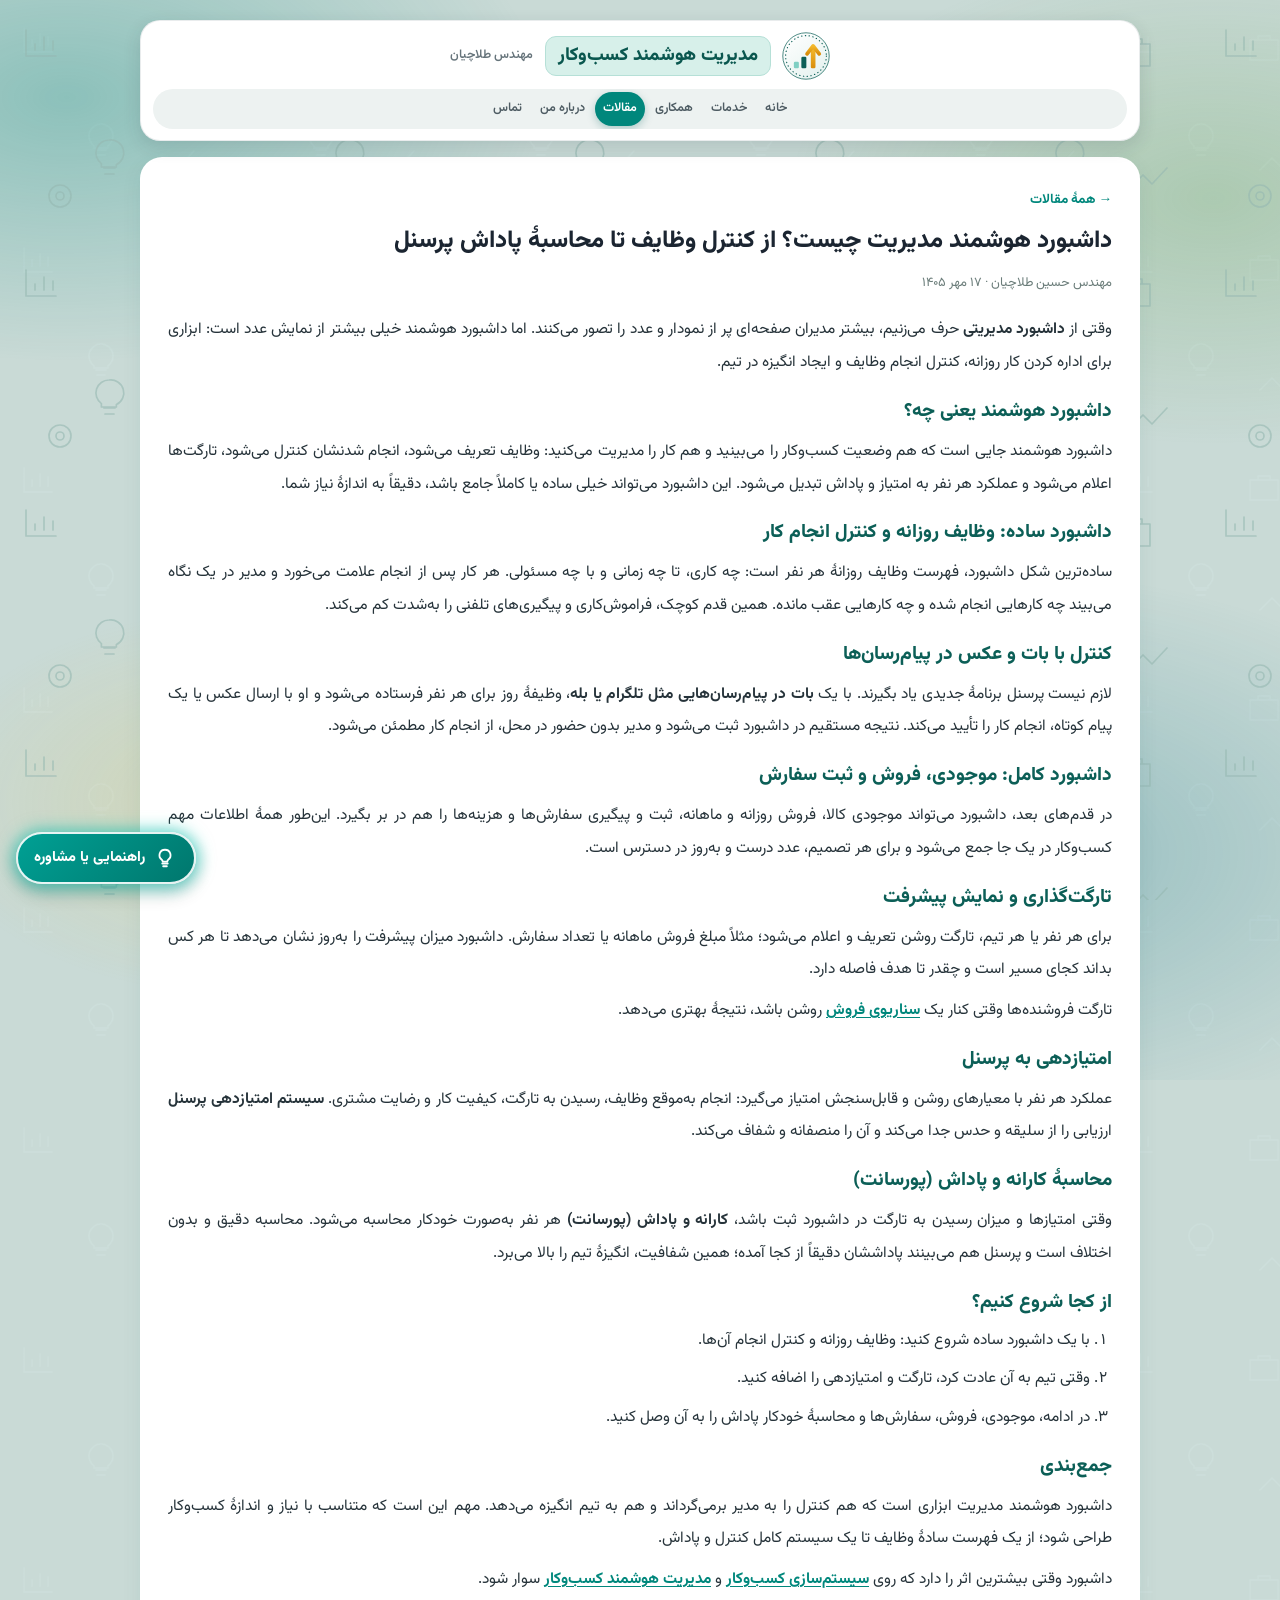
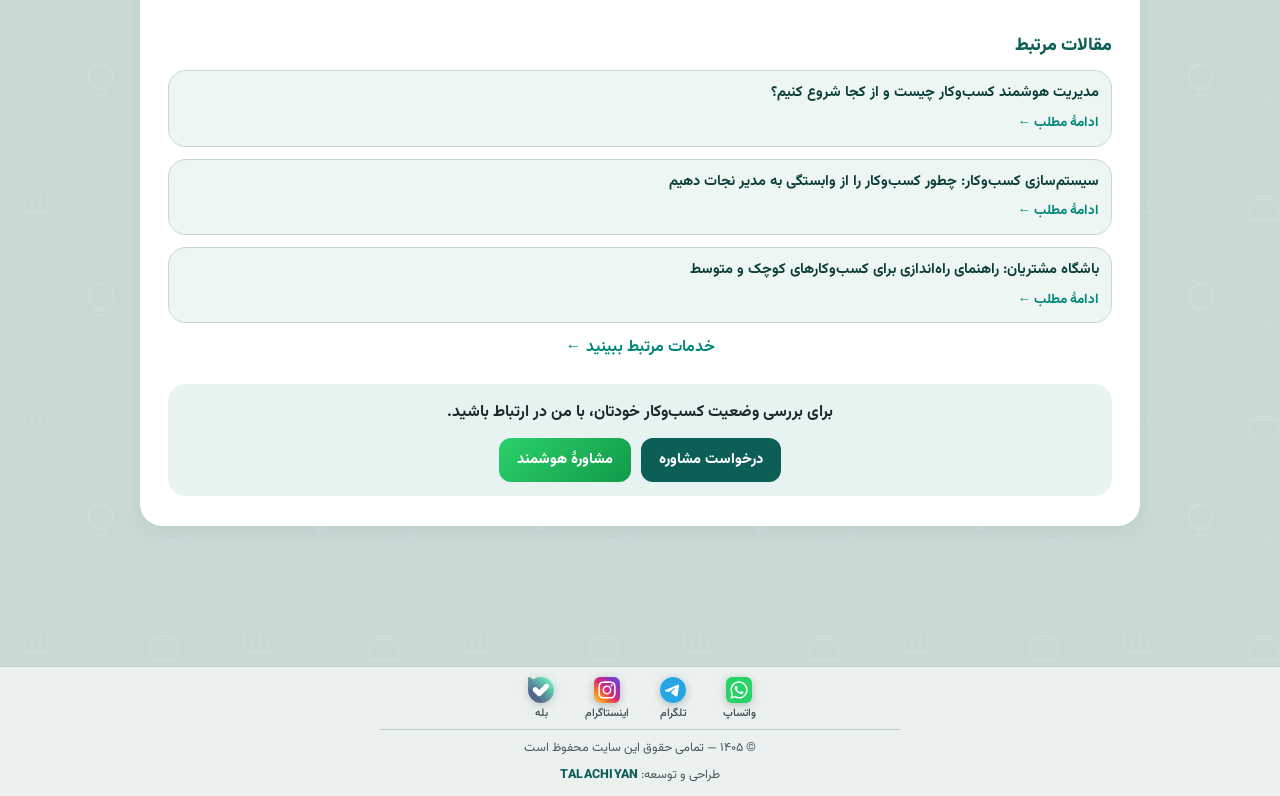
<file: article-management-dashboard.html>
<!doctype html>
<html lang="fa" dir="rtl">
<head>
<meta charset="utf-8">
<meta name="viewport" content="width=device-width, initial-scale=1, viewport-fit=cover">
<title>داشبورد هوشمند مدیریت چیست؟ از کنترل وظایف تا محاسبهٔ پاداش پرسنل | مهندس حسین طلاچیان</title>
<meta name="description" content="داشبورد هوشمند مدیریت فقط نمایش عدد نیست: از اعلام وظایف روزانه و کنترل با بات و عکس تا موجودی، فروش، تارگت، امتیازدهی پرسنل و محاسبهٔ کارانه و پاداش (پورسانت).">
<meta name="keywords" content="داشبورد مدیریتی، داشبورد هوشمند، داشبورد پرسنلی، کنترل وظایف کارکنان، سیستم امتیازدهی پرسنل، محاسبه پورسانت، کارانه، بات تلگرام و بله برای کنترل کار">
<link rel="canonical" href="https://talachiyan.github.io/article-management-dashboard.html">
<meta name="theme-color" content="#00877c">
<meta property="og:title" content="داشبورد هوشمند مدیریت چیست؟ از کنترل وظایف تا محاسبهٔ پاداش پرسنل">
<meta property="og:description" content="داشبورد هوشمند مدیریت فقط نمایش عدد نیست: از اعلام وظایف روزانه و کنترل با بات و عکس تا موجودی، فروش، تارگت، امتیازدهی پرسنل و محاسبهٔ کارانه و پاداش (پورسانت).">
<meta property="og:locale" content="fa_IR">
<link rel="icon" href="favicon.ico" sizes="any">
<link rel="icon" href="favicon-48.png" type="image/png" sizes="48x48">
<link rel="icon" href="favicon-192.png" type="image/png" sizes="192x192">
<link rel="icon" href="favicon.svg" type="image/svg+xml">
<link rel="apple-touch-icon" href="img/apple-touch-icon.png">
<meta property="og:image" content="https://talachiyan.github.io/img/og.png">
<meta property="og:image:width" content="1200">
<meta property="og:image:height" content="630">
<meta name="twitter:card" content="summary_large_image">
<link rel="preconnect" href="https://fonts.googleapis.com">
<link rel="preconnect" href="https://fonts.gstatic.com" crossorigin>
<link rel="stylesheet" href="https://fonts.googleapis.com/css2?family=Vazirmatn:wght@300;400;500;700;800&display=swap">
<link rel="stylesheet" href="style.css?v=53">
<meta property="og:type" content="article">
<script type="application/ld+json">{"@context": "https://schema.org", "@type": "Article", "headline": "داشبورد هوشمند مدیریت چیست؟ از کنترل وظایف تا محاسبهٔ پاداش پرسنل", "description": "داشبورد هوشمند مدیریت فقط نمایش عدد نیست: از اعلام وظایف روزانه و کنترل با بات و عکس تا موجودی، فروش، تارگت، امتیازدهی پرسنل و محاسبهٔ کارانه و پاداش (پورسانت).", "keywords": "داشبورد مدیریتی، داشبورد هوشمند، داشبورد پرسنلی، کنترل وظایف کارکنان، سیستم امتیازدهی پرسنل، محاسبه پورسانت، کارانه، بات تلگرام و بله برای کنترل کار", "inLanguage": "fa", "datePublished": "2026-10-09", "author": {"@type": "Person", "name": "مهندس حسین طلاچیان", "url": "https://talachiyan.github.io/about.html"}, "publisher": {"@type": "Person", "name": "مهندس حسین طلاچیان"}, "image": "https://talachiyan.github.io/img/og.png", "mainEntityOfPage": "https://talachiyan.github.io/article-management-dashboard.html"}</script>
</head>
<body>
<div class="wrap">

  <header class="card topbar">
    <div class="brand-row">
      <a class="brand" href="index.html">
        <span class="brand-mark"><img src="img/logo-icon.svg" alt="لوگوی طلاچیان" width="48" height="48"></span>
        <span class="brand-title"><span class="brand-role">مدیریت هوشمند کسب‌وکار</span><span class="brand-name">مهندس طلاچیان</span></span>
      </a>
    </div>
    <nav class="nav" aria-label="منوی اصلی">
      <a href="index.html">خانه</a>
      <a href="services.html">خدمات</a>
      <a href="approach.html">همکاری</a>
      <a class="active" href="articles.html">مقالات</a>
      <a href="about.html">درباره من</a>
      <a href="contact.html">تماس</a>
    </nav>
  </header>

  <main class="stack">

    <article class="card post">
      <a class="post-back" href="articles.html">→ همهٔ مقالات</a>
      <h1>داشبورد هوشمند مدیریت چیست؟ از کنترل وظایف تا محاسبهٔ پاداش پرسنل</h1>
      <p class="post-meta">مهندس حسین طلاچیان · ۱۷ مهر ۱۴۰۵</p>
      <div class="post-body justify">
<p>وقتی از <strong>داشبورد مدیریتی</strong> حرف می‌زنیم، بیشتر مدیران صفحه‌ای پر از نمودار و عدد را تصور می‌کنند. اما داشبورد هوشمند خیلی بیشتر از نمایش عدد است: ابزاری برای اداره کردن کار روزانه، کنترل انجام وظایف و ایجاد انگیزه در تیم.</p>
<h2>داشبورد هوشمند یعنی چه؟</h2>
<p>داشبورد هوشمند جایی است که هم وضعیت کسب‌وکار را می‌بینید و هم کار را مدیریت می‌کنید: وظایف تعریف می‌شود، انجام شدنشان کنترل می‌شود، تارگت‌ها اعلام می‌شود و عملکرد هر نفر به امتیاز و پاداش تبدیل می‌شود. این داشبورد می‌تواند خیلی ساده یا کاملاً جامع باشد، دقیقاً به اندازهٔ نیاز شما.</p>
<h2>داشبورد ساده: وظایف روزانه و کنترل انجام کار</h2>
<p>ساده‌ترین شکل داشبورد، فهرست وظایف روزانهٔ هر نفر است: چه کاری، تا چه زمانی و با چه مسئولی. هر کار پس از انجام علامت می‌خورد و مدیر در یک نگاه می‌بیند چه کارهایی انجام شده و چه کارهایی عقب مانده. همین قدم کوچک، فراموش‌کاری و پیگیری‌های تلفنی را به‌شدت کم می‌کند.</p>
<h2>کنترل با بات و عکس در پیام‌رسان‌ها</h2>
<p>لازم نیست پرسنل برنامهٔ جدیدی یاد بگیرند. با یک <strong>بات در پیام‌رسان‌هایی مثل تلگرام یا بله</strong>، وظیفهٔ روز برای هر نفر فرستاده می‌شود و او با ارسال عکس یا یک پیام کوتاه، انجام کار را تأیید می‌کند. نتیجه مستقیم در داشبورد ثبت می‌شود و مدیر بدون حضور در محل، از انجام کار مطمئن می‌شود.</p>
<h2>داشبورد کامل: موجودی، فروش و ثبت سفارش</h2>
<p>در قدم‌های بعد، داشبورد می‌تواند موجودی کالا، فروش روزانه و ماهانه، ثبت و پیگیری سفارش‌ها و هزینه‌ها را هم در بر بگیرد. این‌طور همهٔ اطلاعات مهم کسب‌وکار در یک جا جمع می‌شود و برای هر تصمیم، عدد درست و به‌روز در دسترس است.</p>
<h2>تارگت‌گذاری و نمایش پیشرفت</h2>
<p>برای هر نفر یا هر تیم، تارگت روشن تعریف و اعلام می‌شود؛ مثلاً مبلغ فروش ماهانه یا تعداد سفارش. داشبورد میزان پیشرفت را به‌روز نشان می‌دهد تا هر کس بداند کجای مسیر است و چقدر تا هدف فاصله دارد.</p>
<p>تارگت فروشنده‌ها وقتی کنار یک <a href="article-sales-scenario.html">سناریوی فروش</a> روشن باشد، نتیجهٔ بهتری می‌دهد.</p>
<h2>امتیازدهی به پرسنل</h2>
<p>عملکرد هر نفر با معیارهای روشن و قابل‌سنجش امتیاز می‌گیرد: انجام به‌موقع وظایف، رسیدن به تارگت، کیفیت کار و رضایت مشتری. <strong>سیستم امتیازدهی پرسنل</strong> ارزیابی را از سلیقه و حدس جدا می‌کند و آن را منصفانه و شفاف می‌کند.</p>
<h2>محاسبهٔ کارانه و پاداش (پورسانت)</h2>
<p>وقتی امتیازها و میزان رسیدن به تارگت در داشبورد ثبت باشد، <strong>کارانه و پاداش (پورسانت)</strong> هر نفر به‌صورت خودکار محاسبه می‌شود. محاسبه دقیق و بدون اختلاف است و پرسنل هم می‌بینند پاداششان دقیقاً از کجا آمده؛ همین شفافیت، انگیزهٔ تیم را بالا می‌برد.</p>
<h2>از کجا شروع کنیم؟</h2>
<ol>
<li>با یک داشبورد ساده شروع کنید: وظایف روزانه و کنترل انجام آن‌ها.</li>
<li>وقتی تیم به آن عادت کرد، تارگت و امتیازدهی را اضافه کنید.</li>
<li>در ادامه، موجودی، فروش، سفارش‌ها و محاسبهٔ خودکار پاداش را به آن وصل کنید.</li>
</ol>
<h2>جمع‌بندی</h2>
<p>داشبورد هوشمند مدیریت ابزاری است که هم کنترل را به مدیر برمی‌گرداند و هم به تیم انگیزه می‌دهد. مهم این است که متناسب با نیاز و اندازهٔ کسب‌وکار طراحی شود؛ از یک فهرست سادهٔ وظایف تا یک سیستم کامل کنترل و پاداش.</p>
<p>داشبورد وقتی بیشترین اثر را دارد که روی <a href="article-business-systemization.html">سیستم‌سازی کسب‌وکار</a> و <a href="article-smart-business-management.html">مدیریت هوشمند کسب‌وکار</a> سوار شود.</p>
      </div>
      <div class="post-related">
        <h2>مقالات مرتبط</h2>
        <div class="post-list"><a class="post-card" href="article-smart-business-management.html"><strong>مدیریت هوشمند کسب‌وکار چیست و از کجا شروع کنیم؟</strong><em>ادامهٔ مطلب ←</em></a><a class="post-card" href="article-business-systemization.html"><strong>سیستم‌سازی کسب‌وکار: چطور کسب‌وکار را از وابستگی به مدیر نجات دهیم</strong><em>ادامهٔ مطلب ←</em></a><a class="post-card" href="article-customer-club.html"><strong>باشگاه مشتریان: راهنمای راه‌اندازی برای کسب‌وکارهای کوچک و متوسط</strong><em>ادامهٔ مطلب ←</em></a></div>
        <p class="post-svc"><a href="services.html">خدمات مرتبط ببینید ←</a></p>
      </div>
      <div class="post-cta">
        <p>برای بررسی وضعیت کسب‌وکار خودتان، با من در ارتباط باشید.</p>
        <div class="smart-cta"><a class="sc-main" href="consult.html">درخواست مشاوره</a><a class="sc-wa" href="smart.html">مشاورهٔ هوشمند</a></div>
      </div>
    </article>

  </main>

</div>

<footer class="site-footer">
  <div class="foot-in">
    <nav class="foot-social" aria-label="پیام‌رسان‌ها">
      <a href="https://wa.me/h.talachiyan" class="soc" aria-label="واتساپ" target="_blank" rel="noopener noreferrer"><span class="soc-ico"><img src="img/ic-whatsapp.svg" alt="" width="38" height="38" loading="lazy" decoding="async"></span><span class="soc-name">واتساپ</span></a>
      <a href="https://t.me/Hosseintallachiyan" class="soc" aria-label="تلگرام" target="_blank" rel="noopener noreferrer"><span class="soc-ico"><img src="img/ic-telegram.svg" alt="" width="38" height="38" loading="lazy" decoding="async"></span><span class="soc-name">تلگرام</span></a>
      <a href="https://instagram.com/hossein.talachiyan" class="soc" aria-label="اینستاگرام" target="_blank" rel="noopener noreferrer"><span class="soc-ico"><img src="img/ic-instagram.svg" alt="" width="38" height="38" loading="lazy" decoding="async"></span><span class="soc-name">اینستاگرام</span></a>
      <a href="https://ble.ir/tallachiyan" class="soc" aria-label="بله" target="_blank" rel="noopener noreferrer"><span class="soc-ico"><img src="img/ic-bale.svg" alt="" width="38" height="38" loading="lazy" decoding="async"></span><span class="soc-name">بله</span></a>
    </nav>
    <hr class="foot-line">
    <p class="foot-copy">© ۱۴۰۵ — تمامی حقوق این سایت محفوظ است</p>
    <p class="foot-dev">طراحی و توسعه: <strong dir="ltr">TALACHIYAN</strong></p>
  </div>
</footer>

<a class="fab" href="smart.html" aria-label="راهنمایی یا مشاوره">
  <svg viewBox="0 0 24 24" aria-hidden="true"><path d="M9 18h6M10 21h4"/><path d="M12 3a6 6 0 0 0-3.500 10.900c.6.5 1 1.200 1 2.100h5c0-.9.4-1.600 1-2.100A6 6 0 0 0 12 3z"/></svg>
  <span>راهنمایی یا مشاوره</span>
</a>
<script src="script.js?v=16" defer></script>
</body>
</html>
</file>
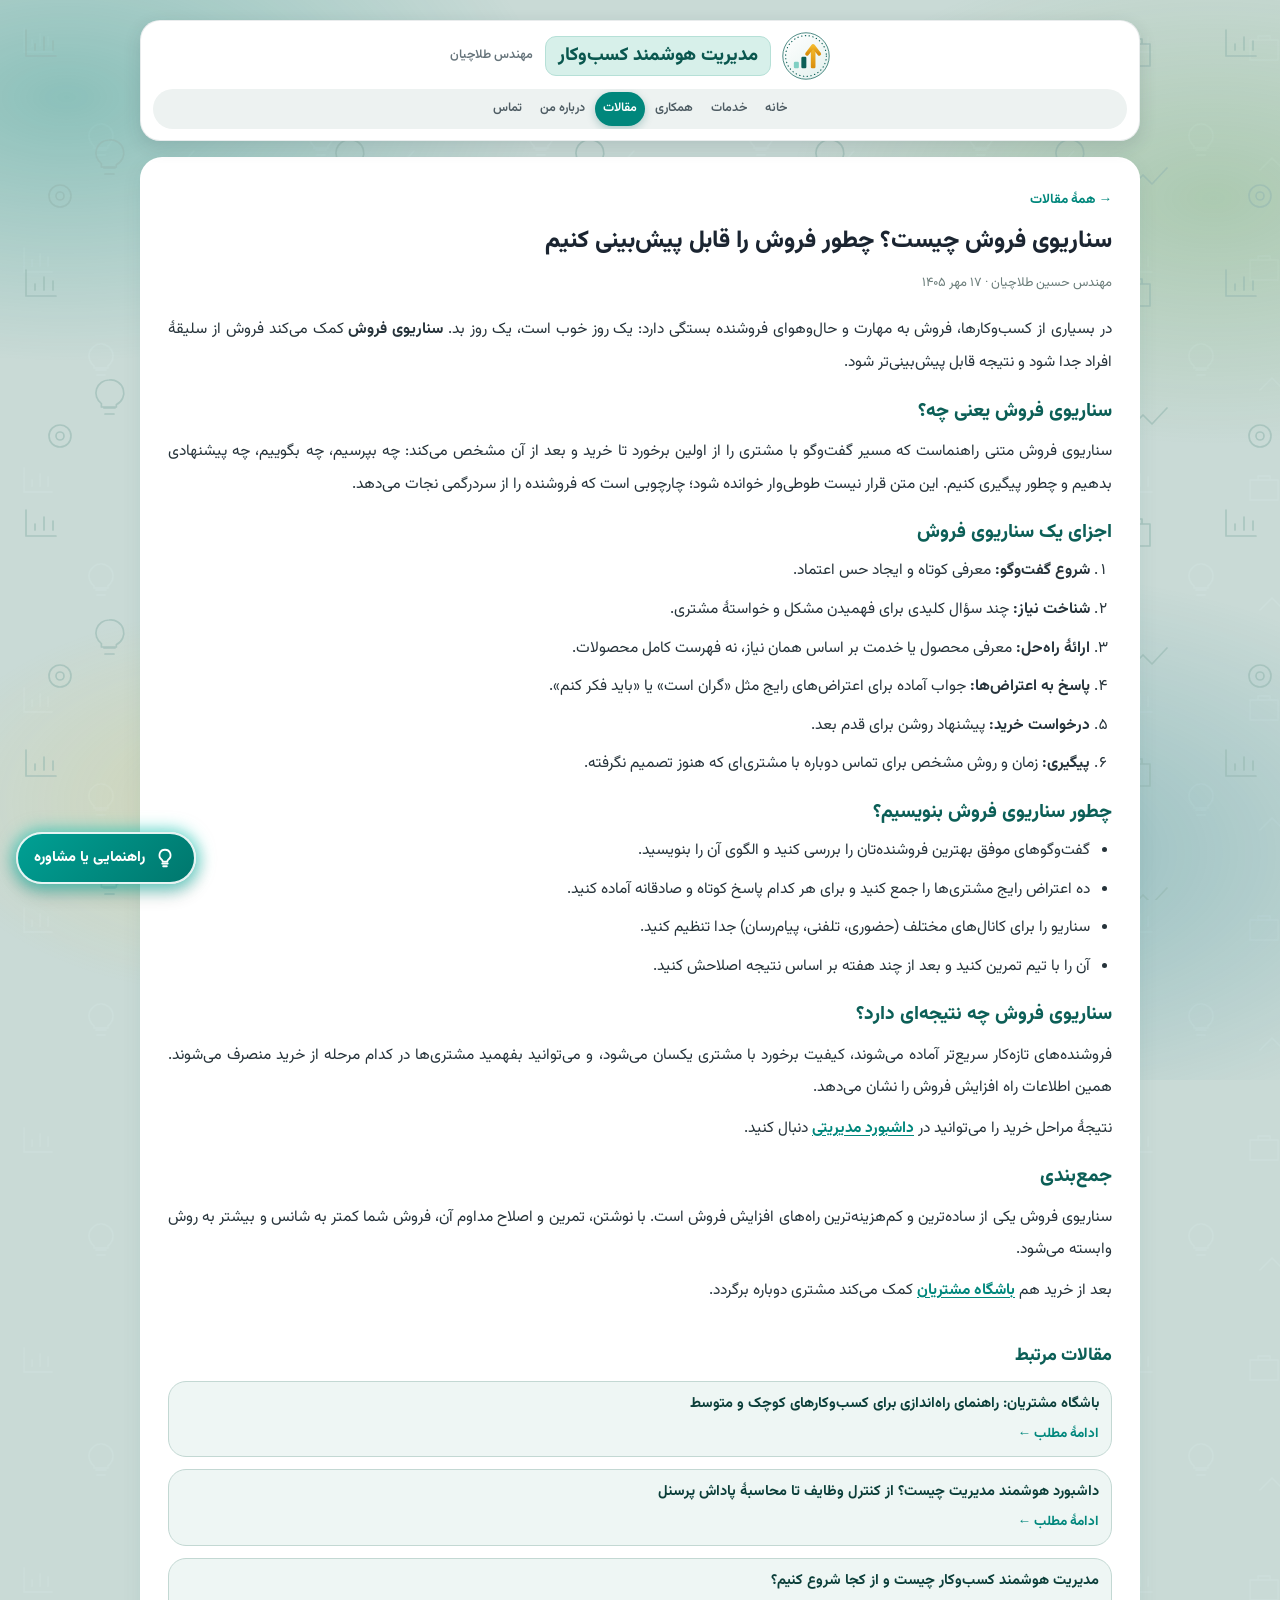
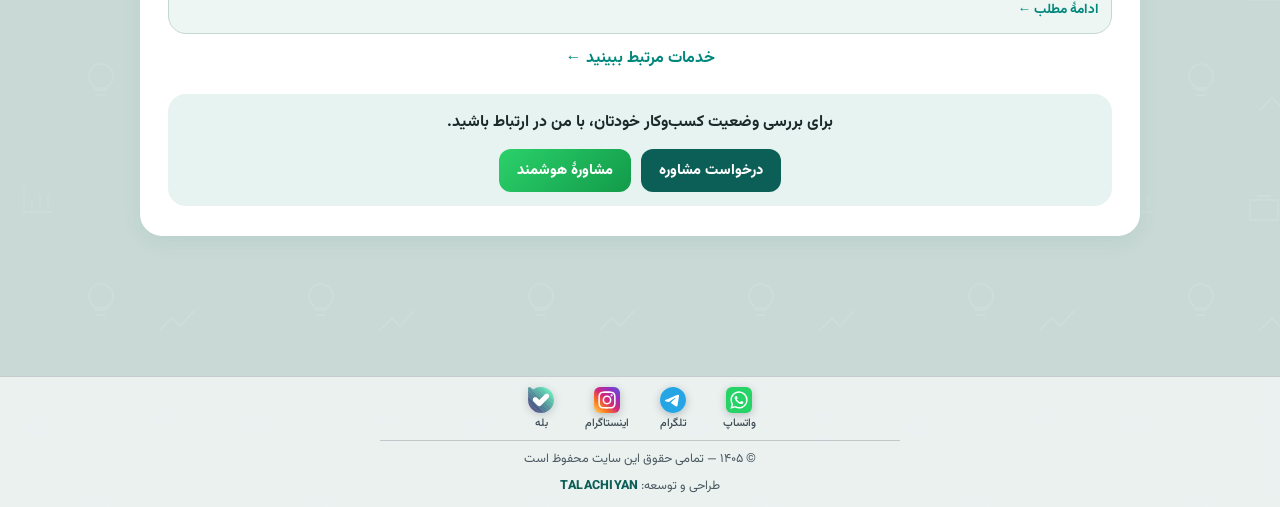
<file: article-sales-scenario.html>
<!doctype html>
<html lang="fa" dir="rtl">
<head>
<meta charset="utf-8">
<meta name="viewport" content="width=device-width, initial-scale=1, viewport-fit=cover">
<title>سناریوی فروش چیست؟ چطور فروش را قابل پیش‌بینی کنیم | مهندس حسین طلاچیان</title>
<meta name="description" content="سناریوی فروش مسیر گفت‌وگو با مشتری از اولین تماس تا خرید است. یاد بگیرید چطور یک سناریوی فروش بنویسید و فروش تیم را افزایش دهید.">
<meta name="keywords" content="سناریوی فروش، افزایش فروش، تکنیک فروش، آموزش فروشندگی، پاسخ به اعتراض مشتری، پیگیری فروش">
<link rel="canonical" href="https://talachiyan.github.io/article-sales-scenario.html">
<meta name="theme-color" content="#00877c">
<meta property="og:title" content="سناریوی فروش چیست؟ چطور فروش را قابل پیش‌بینی کنیم">
<meta property="og:description" content="سناریوی فروش مسیر گفت‌وگو با مشتری از اولین تماس تا خرید است. یاد بگیرید چطور یک سناریوی فروش بنویسید و فروش تیم را افزایش دهید.">
<meta property="og:locale" content="fa_IR">
<link rel="icon" href="favicon.ico" sizes="any">
<link rel="icon" href="favicon-48.png" type="image/png" sizes="48x48">
<link rel="icon" href="favicon-192.png" type="image/png" sizes="192x192">
<link rel="icon" href="favicon.svg" type="image/svg+xml">
<link rel="apple-touch-icon" href="img/apple-touch-icon.png">
<meta property="og:image" content="https://talachiyan.github.io/img/og.png">
<meta property="og:image:width" content="1200">
<meta property="og:image:height" content="630">
<meta name="twitter:card" content="summary_large_image">
<link rel="preconnect" href="https://fonts.googleapis.com">
<link rel="preconnect" href="https://fonts.gstatic.com" crossorigin>
<link rel="stylesheet" href="https://fonts.googleapis.com/css2?family=Vazirmatn:wght@300;400;500;700;800&display=swap">
<link rel="stylesheet" href="style.css?v=53">
<meta property="og:type" content="article">
<script type="application/ld+json">{"@context": "https://schema.org", "@type": "Article", "headline": "سناریوی فروش چیست؟ چطور فروش را قابل پیش‌بینی کنیم", "description": "سناریوی فروش مسیر گفت‌وگو با مشتری از اولین تماس تا خرید است. یاد بگیرید چطور یک سناریوی فروش بنویسید و فروش تیم را افزایش دهید.", "keywords": "سناریوی فروش، افزایش فروش، تکنیک فروش، آموزش فروشندگی، پاسخ به اعتراض مشتری، پیگیری فروش", "inLanguage": "fa", "datePublished": "2026-10-09", "author": {"@type": "Person", "name": "مهندس حسین طلاچیان", "url": "https://talachiyan.github.io/about.html"}, "publisher": {"@type": "Person", "name": "مهندس حسین طلاچیان"}, "image": "https://talachiyan.github.io/img/og.png", "mainEntityOfPage": "https://talachiyan.github.io/article-sales-scenario.html"}</script>
</head>
<body>
<div class="wrap">

  <header class="card topbar">
    <div class="brand-row">
      <a class="brand" href="index.html">
        <span class="brand-mark"><img src="img/logo-icon.svg" alt="لوگوی طلاچیان" width="48" height="48"></span>
        <span class="brand-title"><span class="brand-role">مدیریت هوشمند کسب‌وکار</span><span class="brand-name">مهندس طلاچیان</span></span>
      </a>
    </div>
    <nav class="nav" aria-label="منوی اصلی">
      <a href="index.html">خانه</a>
      <a href="services.html">خدمات</a>
      <a href="approach.html">همکاری</a>
      <a class="active" href="articles.html">مقالات</a>
      <a href="about.html">درباره من</a>
      <a href="contact.html">تماس</a>
    </nav>
  </header>

  <main class="stack">

    <article class="card post">
      <a class="post-back" href="articles.html">→ همهٔ مقالات</a>
      <h1>سناریوی فروش چیست؟ چطور فروش را قابل پیش‌بینی کنیم</h1>
      <p class="post-meta">مهندس حسین طلاچیان · ۱۷ مهر ۱۴۰۵</p>
      <div class="post-body justify">
<p>در بسیاری از کسب‌وکارها، فروش به مهارت و حال‌وهوای فروشنده بستگی دارد: یک روز خوب است، یک روز بد. <strong>سناریوی فروش</strong> کمک می‌کند فروش از سلیقهٔ افراد جدا شود و نتیجه قابل پیش‌بینی‌تر شود.</p>
<h2>سناریوی فروش یعنی چه؟</h2>
<p>سناریوی فروش متنی راهنماست که مسیر گفت‌وگو با مشتری را از اولین برخورد تا خرید و بعد از آن مشخص می‌کند: چه بپرسیم، چه بگوییم، چه پیشنهادی بدهیم و چطور پیگیری کنیم. این متن قرار نیست طوطی‌وار خوانده شود؛ چارچوبی است که فروشنده را از سردرگمی نجات می‌دهد.</p>
<h2>اجزای یک سناریوی فروش</h2>
<ol>
<li><strong>شروع گفت‌وگو:</strong> معرفی کوتاه و ایجاد حس اعتماد.</li>
<li><strong>شناخت نیاز:</strong> چند سؤال کلیدی برای فهمیدن مشکل و خواستهٔ مشتری.</li>
<li><strong>ارائهٔ راه‌حل:</strong> معرفی محصول یا خدمت بر اساس همان نیاز، نه فهرست کامل محصولات.</li>
<li><strong>پاسخ به اعتراض‌ها:</strong> جواب آماده برای اعتراض‌های رایج مثل «گران است» یا «باید فکر کنم».</li>
<li><strong>درخواست خرید:</strong> پیشنهاد روشن برای قدم بعد.</li>
<li><strong>پیگیری:</strong> زمان و روش مشخص برای تماس دوباره با مشتری‌ای که هنوز تصمیم نگرفته.</li>
</ol>
<h2>چطور سناریوی فروش بنویسیم؟</h2>
<ul>
<li>گفت‌وگوهای موفق بهترین فروشنده‌تان را بررسی کنید و الگوی آن را بنویسید.</li>
<li>ده اعتراض رایج مشتری‌ها را جمع کنید و برای هر کدام پاسخ کوتاه و صادقانه آماده کنید.</li>
<li>سناریو را برای کانال‌های مختلف (حضوری، تلفنی، پیام‌رسان) جدا تنظیم کنید.</li>
<li>آن را با تیم تمرین کنید و بعد از چند هفته بر اساس نتیجه اصلاحش کنید.</li>
</ul>
<h2>سناریوی فروش چه نتیجه‌ای دارد؟</h2>
<p>فروشنده‌های تازه‌کار سریع‌تر آماده می‌شوند، کیفیت برخورد با مشتری یکسان می‌شود، و می‌توانید بفهمید مشتری‌ها در کدام مرحله از خرید منصرف می‌شوند. همین اطلاعات راه افزایش فروش را نشان می‌دهد.</p>
<p>نتیجهٔ مراحل خرید را می‌توانید در <a href="article-management-dashboard.html">داشبورد مدیریتی</a> دنبال کنید.</p>
<h2>جمع‌بندی</h2>
<p>سناریوی فروش یکی از ساده‌ترین و کم‌هزینه‌ترین راه‌های افزایش فروش است. با نوشتن، تمرین و اصلاح مداوم آن، فروش شما کمتر به شانس و بیشتر به روش وابسته می‌شود.</p>
<p>بعد از خرید هم <a href="article-customer-club.html">باشگاه مشتریان</a> کمک می‌کند مشتری دوباره برگردد.</p>
      </div>
      <div class="post-related">
        <h2>مقالات مرتبط</h2>
        <div class="post-list"><a class="post-card" href="article-customer-club.html"><strong>باشگاه مشتریان: راهنمای راه‌اندازی برای کسب‌وکارهای کوچک و متوسط</strong><em>ادامهٔ مطلب ←</em></a><a class="post-card" href="article-management-dashboard.html"><strong>داشبورد هوشمند مدیریت چیست؟ از کنترل وظایف تا محاسبهٔ پاداش پرسنل</strong><em>ادامهٔ مطلب ←</em></a><a class="post-card" href="article-smart-business-management.html"><strong>مدیریت هوشمند کسب‌وکار چیست و از کجا شروع کنیم؟</strong><em>ادامهٔ مطلب ←</em></a></div>
        <p class="post-svc"><a href="services.html">خدمات مرتبط ببینید ←</a></p>
      </div>
      <div class="post-cta">
        <p>برای بررسی وضعیت کسب‌وکار خودتان، با من در ارتباط باشید.</p>
        <div class="smart-cta"><a class="sc-main" href="consult.html">درخواست مشاوره</a><a class="sc-wa" href="smart.html">مشاورهٔ هوشمند</a></div>
      </div>
    </article>

  </main>

</div>

<footer class="site-footer">
  <div class="foot-in">
    <nav class="foot-social" aria-label="پیام‌رسان‌ها">
      <a href="https://wa.me/h.talachiyan" class="soc" aria-label="واتساپ" target="_blank" rel="noopener noreferrer"><span class="soc-ico"><img src="img/ic-whatsapp.svg" alt="" width="38" height="38" loading="lazy" decoding="async"></span><span class="soc-name">واتساپ</span></a>
      <a href="https://t.me/Hosseintallachiyan" class="soc" aria-label="تلگرام" target="_blank" rel="noopener noreferrer"><span class="soc-ico"><img src="img/ic-telegram.svg" alt="" width="38" height="38" loading="lazy" decoding="async"></span><span class="soc-name">تلگرام</span></a>
      <a href="https://instagram.com/hossein.talachiyan" class="soc" aria-label="اینستاگرام" target="_blank" rel="noopener noreferrer"><span class="soc-ico"><img src="img/ic-instagram.svg" alt="" width="38" height="38" loading="lazy" decoding="async"></span><span class="soc-name">اینستاگرام</span></a>
      <a href="https://ble.ir/tallachiyan" class="soc" aria-label="بله" target="_blank" rel="noopener noreferrer"><span class="soc-ico"><img src="img/ic-bale.svg" alt="" width="38" height="38" loading="lazy" decoding="async"></span><span class="soc-name">بله</span></a>
    </nav>
    <hr class="foot-line">
    <p class="foot-copy">© ۱۴۰۵ — تمامی حقوق این سایت محفوظ است</p>
    <p class="foot-dev">طراحی و توسعه: <strong dir="ltr">TALACHIYAN</strong></p>
  </div>
</footer>

<a class="fab" href="smart.html" aria-label="راهنمایی یا مشاوره">
  <svg viewBox="0 0 24 24" aria-hidden="true"><path d="M9 18h6M10 21h4"/><path d="M12 3a6 6 0 0 0-3.500 10.900c.6.5 1 1.200 1 2.100h5c0-.9.4-1.600 1-2.100A6 6 0 0 0 12 3z"/></svg>
  <span>راهنمایی یا مشاوره</span>
</a>
<script src="script.js?v=16" defer></script>
</body>
</html>
</file>
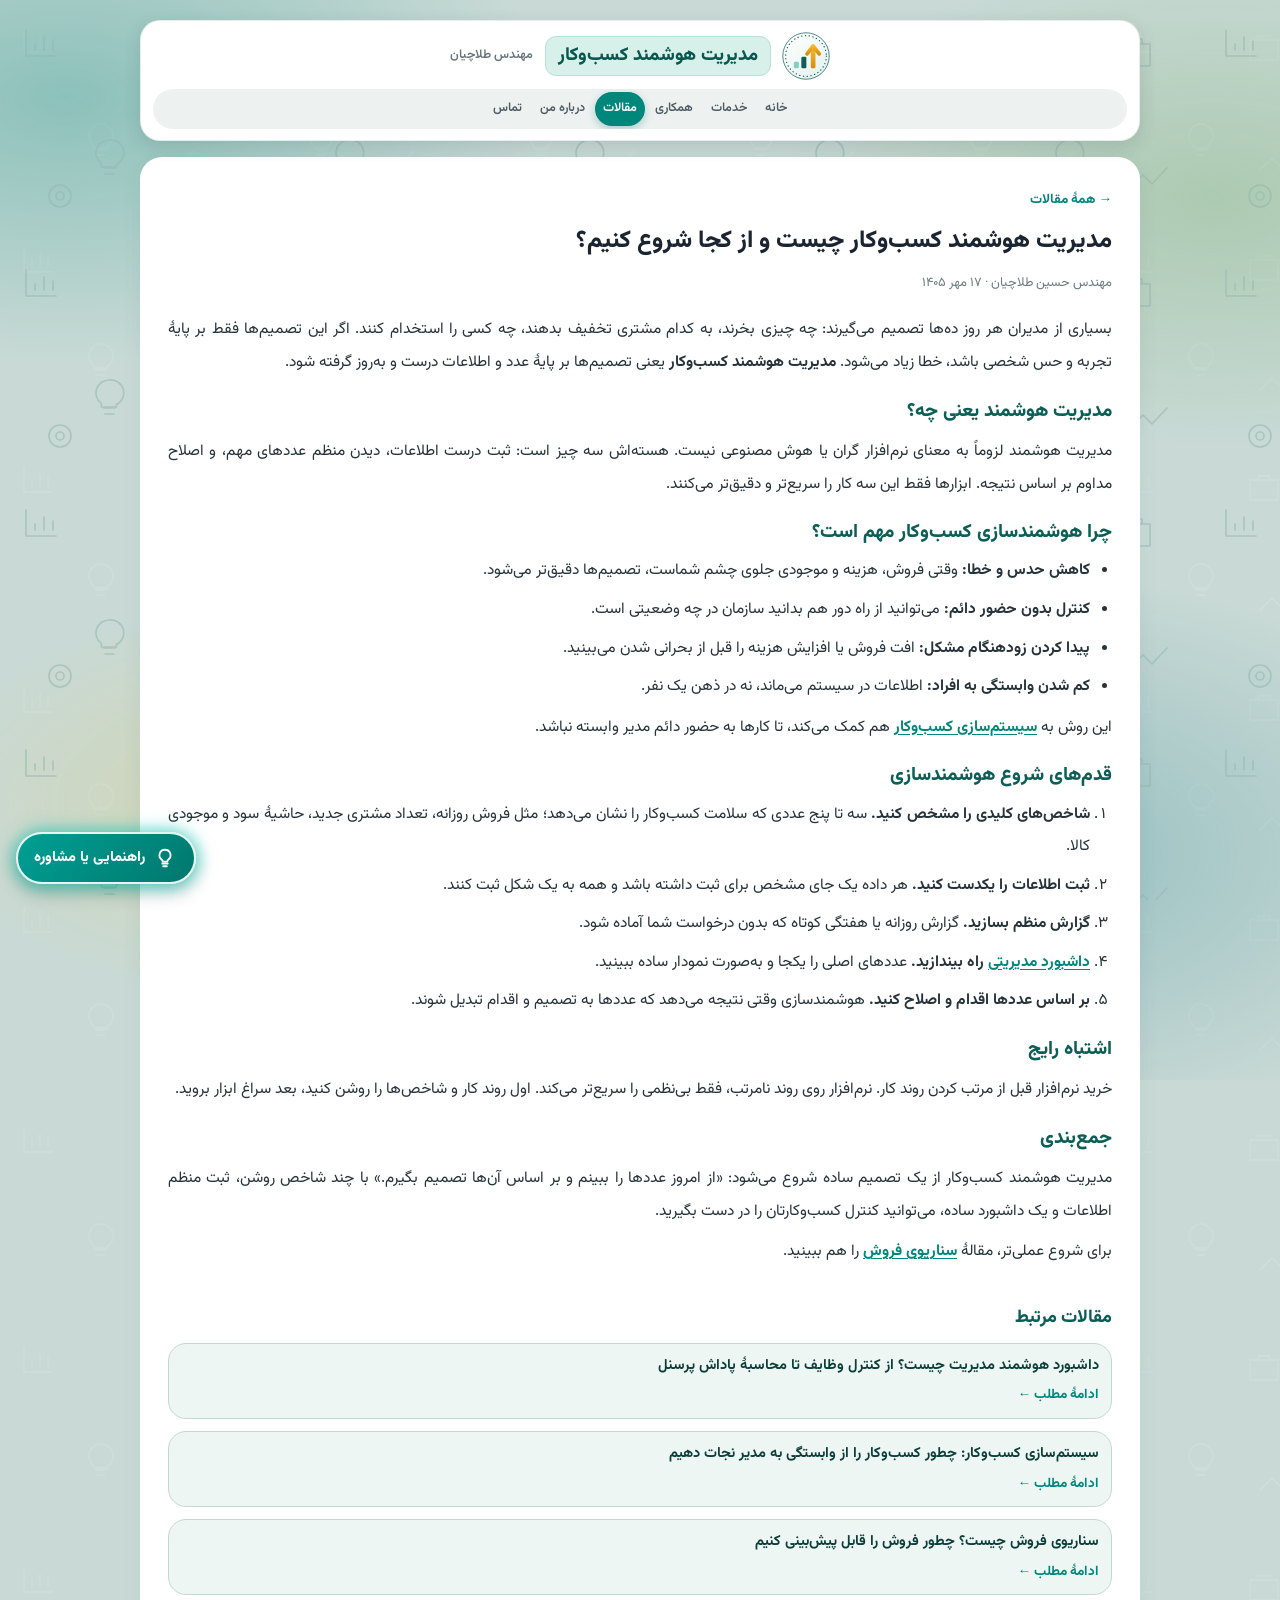
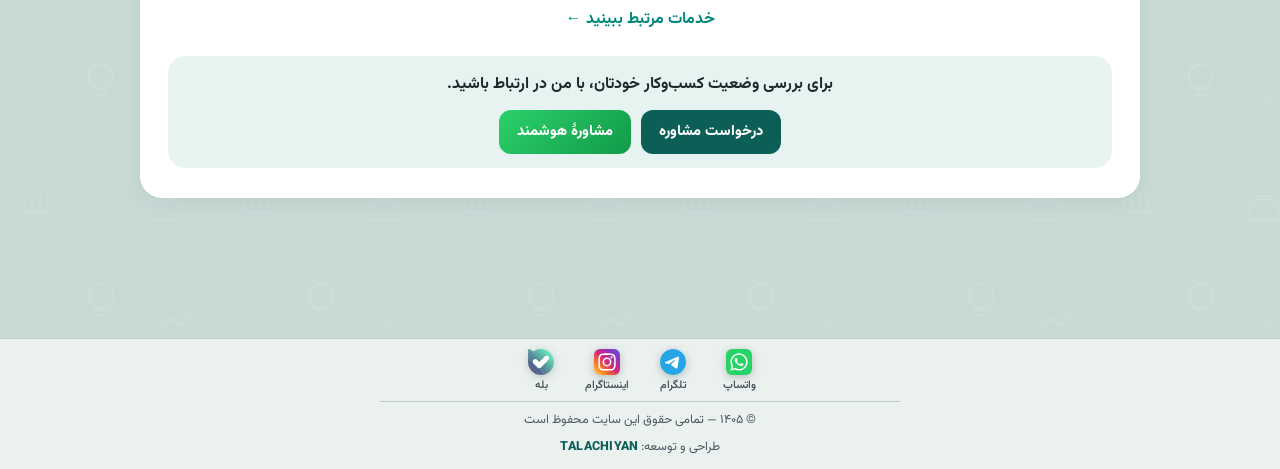
<file: article-smart-business-management.html>
<!doctype html>
<html lang="fa" dir="rtl">
<head>
<meta charset="utf-8">
<meta name="viewport" content="width=device-width, initial-scale=1, viewport-fit=cover">
<title>مدیریت هوشمند کسب‌وکار چیست و از کجا شروع کنیم؟ | مهندس حسین طلاچیان</title>
<meta name="description" content="مدیریت هوشمند کسب‌وکار یعنی تصمیم‌گیری بر پایهٔ داده. در این مقاله با مفهوم، مزایا و قدم‌های عملی شروع هوشمندسازی کسب‌وکار آشنا می‌شوید.">
<meta name="keywords" content="مدیریت هوشمند کسب‌وکار، هوشمندسازی کسب‌وکار، مدیریت داده‌محور، تصمیم‌گیری مدیریتی، تحول دیجیتال">
<link rel="canonical" href="https://talachiyan.github.io/article-smart-business-management.html">
<meta name="theme-color" content="#00877c">
<meta property="og:title" content="مدیریت هوشمند کسب‌وکار چیست و از کجا شروع کنیم؟">
<meta property="og:description" content="مدیریت هوشمند کسب‌وکار یعنی تصمیم‌گیری بر پایهٔ داده. در این مقاله با مفهوم، مزایا و قدم‌های عملی شروع هوشمندسازی کسب‌وکار آشنا می‌شوید.">
<meta property="og:locale" content="fa_IR">
<link rel="icon" href="favicon.ico" sizes="any">
<link rel="icon" href="favicon-48.png" type="image/png" sizes="48x48">
<link rel="icon" href="favicon-192.png" type="image/png" sizes="192x192">
<link rel="icon" href="favicon.svg" type="image/svg+xml">
<link rel="apple-touch-icon" href="img/apple-touch-icon.png">
<meta property="og:image" content="https://talachiyan.github.io/img/og.png">
<meta property="og:image:width" content="1200">
<meta property="og:image:height" content="630">
<meta name="twitter:card" content="summary_large_image">
<link rel="preconnect" href="https://fonts.googleapis.com">
<link rel="preconnect" href="https://fonts.gstatic.com" crossorigin>
<link rel="stylesheet" href="https://fonts.googleapis.com/css2?family=Vazirmatn:wght@300;400;500;700;800&display=swap">
<link rel="stylesheet" href="style.css?v=53">
<meta property="og:type" content="article">
<script type="application/ld+json">{"@context": "https://schema.org", "@type": "Article", "headline": "مدیریت هوشمند کسب‌وکار چیست و از کجا شروع کنیم؟", "description": "مدیریت هوشمند کسب‌وکار یعنی تصمیم‌گیری بر پایهٔ داده. در این مقاله با مفهوم، مزایا و قدم‌های عملی شروع هوشمندسازی کسب‌وکار آشنا می‌شوید.", "keywords": "مدیریت هوشمند کسب‌وکار، هوشمندسازی کسب‌وکار، مدیریت داده‌محور، تصمیم‌گیری مدیریتی، تحول دیجیتال", "inLanguage": "fa", "datePublished": "2026-10-09", "author": {"@type": "Person", "name": "مهندس حسین طلاچیان", "url": "https://talachiyan.github.io/about.html"}, "publisher": {"@type": "Person", "name": "مهندس حسین طلاچیان"}, "image": "https://talachiyan.github.io/img/og.png", "mainEntityOfPage": "https://talachiyan.github.io/article-smart-business-management.html"}</script>
</head>
<body>
<div class="wrap">

  <header class="card topbar">
    <div class="brand-row">
      <a class="brand" href="index.html">
        <span class="brand-mark"><img src="img/logo-icon.svg" alt="لوگوی طلاچیان" width="48" height="48"></span>
        <span class="brand-title"><span class="brand-role">مدیریت هوشمند کسب‌وکار</span><span class="brand-name">مهندس طلاچیان</span></span>
      </a>
    </div>
    <nav class="nav" aria-label="منوی اصلی">
      <a href="index.html">خانه</a>
      <a href="services.html">خدمات</a>
      <a href="approach.html">همکاری</a>
      <a class="active" href="articles.html">مقالات</a>
      <a href="about.html">درباره من</a>
      <a href="contact.html">تماس</a>
    </nav>
  </header>

  <main class="stack">

    <article class="card post">
      <a class="post-back" href="articles.html">→ همهٔ مقالات</a>
      <h1>مدیریت هوشمند کسب‌وکار چیست و از کجا شروع کنیم؟</h1>
      <p class="post-meta">مهندس حسین طلاچیان · ۱۷ مهر ۱۴۰۵</p>
      <div class="post-body justify">
<p>بسیاری از مدیران هر روز ده‌ها تصمیم می‌گیرند: چه چیزی بخرند، به کدام مشتری تخفیف بدهند، چه کسی را استخدام کنند. اگر این تصمیم‌ها فقط بر پایهٔ تجربه و حس شخصی باشد، خطا زیاد می‌شود. <strong>مدیریت هوشمند کسب‌وکار</strong> یعنی تصمیم‌ها بر پایهٔ عدد و اطلاعات درست و به‌روز گرفته شود.</p>
<h2>مدیریت هوشمند یعنی چه؟</h2>
<p>مدیریت هوشمند لزوماً به معنای نرم‌افزار گران یا هوش مصنوعی نیست. هسته‌اش سه چیز است: ثبت درست اطلاعات، دیدن منظم عددهای مهم، و اصلاح مداوم بر اساس نتیجه. ابزارها فقط این سه کار را سریع‌تر و دقیق‌تر می‌کنند.</p>
<h2>چرا هوشمندسازی کسب‌وکار مهم است؟</h2>
<ul>
<li><strong>کاهش حدس و خطا:</strong> وقتی فروش، هزینه و موجودی جلوی چشم شماست، تصمیم‌ها دقیق‌تر می‌شود.</li>
<li><strong>کنترل بدون حضور دائم:</strong> می‌توانید از راه دور هم بدانید سازمان در چه وضعیتی است.</li>
<li><strong>پیدا کردن زودهنگام مشکل:</strong> افت فروش یا افزایش هزینه را قبل از بحرانی شدن می‌بینید.</li>
<li><strong>کم شدن وابستگی به افراد:</strong> اطلاعات در سیستم می‌ماند، نه در ذهن یک نفر.</li>
</ul>
<p>این روش به <a href="article-business-systemization.html">سیستم‌سازی کسب‌وکار</a> هم کمک می‌کند، تا کارها به حضور دائم مدیر وابسته نباشد.</p>
<h2>قدم‌های شروع هوشمندسازی</h2>
<ol>
<li><strong>شاخص‌های کلیدی را مشخص کنید.</strong> سه تا پنج عددی که سلامت کسب‌وکار را نشان می‌دهد؛ مثل فروش روزانه، تعداد مشتری جدید، حاشیهٔ سود و موجودی کالا.</li>
<li><strong>ثبت اطلاعات را یکدست کنید.</strong> هر داده یک جای مشخص برای ثبت داشته باشد و همه به یک شکل ثبت کنند.</li>
<li><strong>گزارش منظم بسازید.</strong> گزارش روزانه یا هفتگی کوتاه که بدون درخواست شما آماده شود.</li>
<li><strong><a href="article-management-dashboard.html">داشبورد مدیریتی</a> راه بیندازید.</strong> عددهای اصلی را یکجا و به‌صورت نمودار ساده ببینید.</li>
<li><strong>بر اساس عددها اقدام و اصلاح کنید.</strong> هوشمندسازی وقتی نتیجه می‌دهد که عددها به تصمیم و اقدام تبدیل شوند.</li>
</ol>
<h2>اشتباه رایج</h2>
<p>خرید نرم‌افزار قبل از مرتب کردن روند کار. نرم‌افزار روی روند نامرتب، فقط بی‌نظمی را سریع‌تر می‌کند. اول روند کار و شاخص‌ها را روشن کنید، بعد سراغ ابزار بروید.</p>
<h2>جمع‌بندی</h2>
<p>مدیریت هوشمند کسب‌وکار از یک تصمیم ساده شروع می‌شود: «از امروز عددها را ببینم و بر اساس آن‌ها تصمیم بگیرم.» با چند شاخص روشن، ثبت منظم اطلاعات و یک داشبورد ساده، می‌توانید کنترل کسب‌وکارتان را در دست بگیرید.</p>
<p>برای شروع عملی‌تر، مقالهٔ <a href="article-sales-scenario.html">سناریوی فروش</a> را هم ببینید.</p>
      </div>
      <div class="post-related">
        <h2>مقالات مرتبط</h2>
        <div class="post-list"><a class="post-card" href="article-management-dashboard.html"><strong>داشبورد هوشمند مدیریت چیست؟ از کنترل وظایف تا محاسبهٔ پاداش پرسنل</strong><em>ادامهٔ مطلب ←</em></a><a class="post-card" href="article-business-systemization.html"><strong>سیستم‌سازی کسب‌وکار: چطور کسب‌وکار را از وابستگی به مدیر نجات دهیم</strong><em>ادامهٔ مطلب ←</em></a><a class="post-card" href="article-sales-scenario.html"><strong>سناریوی فروش چیست؟ چطور فروش را قابل پیش‌بینی کنیم</strong><em>ادامهٔ مطلب ←</em></a></div>
        <p class="post-svc"><a href="services.html">خدمات مرتبط ببینید ←</a></p>
      </div>
      <div class="post-cta">
        <p>برای بررسی وضعیت کسب‌وکار خودتان، با من در ارتباط باشید.</p>
        <div class="smart-cta"><a class="sc-main" href="consult.html">درخواست مشاوره</a><a class="sc-wa" href="smart.html">مشاورهٔ هوشمند</a></div>
      </div>
    </article>

  </main>

</div>

<footer class="site-footer">
  <div class="foot-in">
    <nav class="foot-social" aria-label="پیام‌رسان‌ها">
      <a href="https://wa.me/h.talachiyan" class="soc" aria-label="واتساپ" target="_blank" rel="noopener noreferrer"><span class="soc-ico"><img src="img/ic-whatsapp.svg" alt="" width="38" height="38" loading="lazy" decoding="async"></span><span class="soc-name">واتساپ</span></a>
      <a href="https://t.me/Hosseintallachiyan" class="soc" aria-label="تلگرام" target="_blank" rel="noopener noreferrer"><span class="soc-ico"><img src="img/ic-telegram.svg" alt="" width="38" height="38" loading="lazy" decoding="async"></span><span class="soc-name">تلگرام</span></a>
      <a href="https://instagram.com/hossein.talachiyan" class="soc" aria-label="اینستاگرام" target="_blank" rel="noopener noreferrer"><span class="soc-ico"><img src="img/ic-instagram.svg" alt="" width="38" height="38" loading="lazy" decoding="async"></span><span class="soc-name">اینستاگرام</span></a>
      <a href="https://ble.ir/tallachiyan" class="soc" aria-label="بله" target="_blank" rel="noopener noreferrer"><span class="soc-ico"><img src="img/ic-bale.svg" alt="" width="38" height="38" loading="lazy" decoding="async"></span><span class="soc-name">بله</span></a>
    </nav>
    <hr class="foot-line">
    <p class="foot-copy">© ۱۴۰۵ — تمامی حقوق این سایت محفوظ است</p>
    <p class="foot-dev">طراحی و توسعه: <strong dir="ltr">TALACHIYAN</strong></p>
  </div>
</footer>

<a class="fab" href="smart.html" aria-label="راهنمایی یا مشاوره">
  <svg viewBox="0 0 24 24" aria-hidden="true"><path d="M9 18h6M10 21h4"/><path d="M12 3a6 6 0 0 0-3.500 10.900c.6.5 1 1.200 1 2.100h5c0-.9.4-1.600 1-2.100A6 6 0 0 0 12 3z"/></svg>
  <span>راهنمایی یا مشاوره</span>
</a>
<script src="script.js?v=16" defer></script>
</body>
</html>
</file>
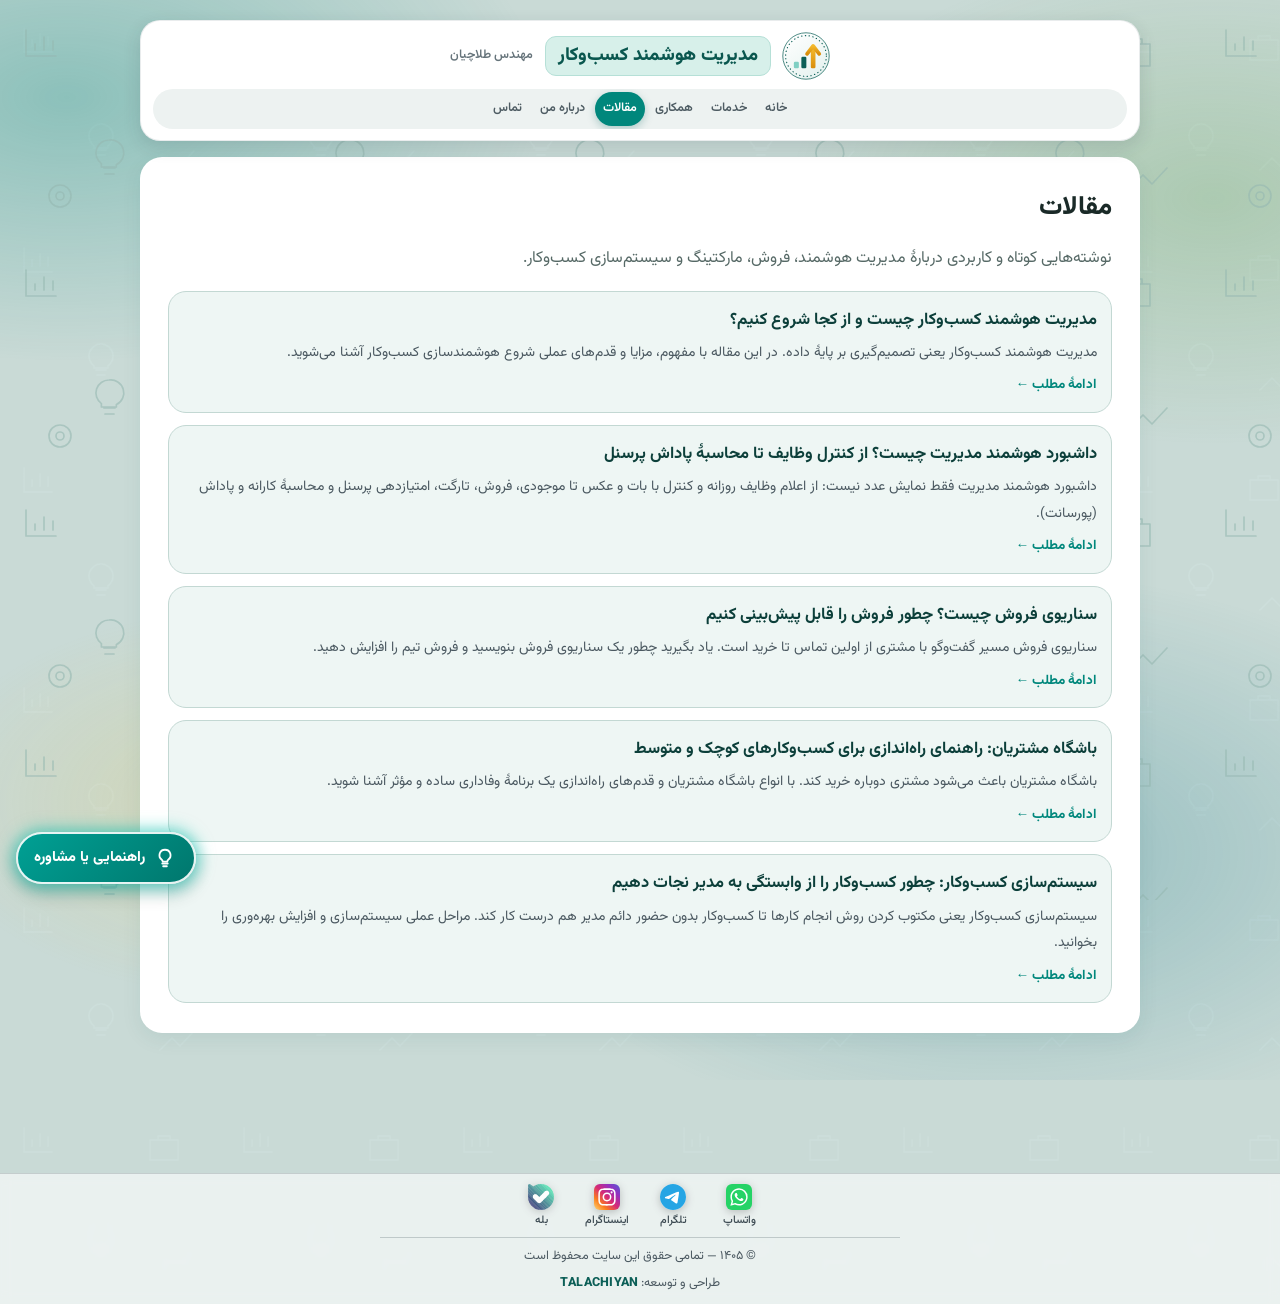
<file: articles.html>
<!doctype html>
<html lang="fa" dir="rtl">
<head>
<meta charset="utf-8">
<meta name="viewport" content="width=device-width, initial-scale=1, viewport-fit=cover">
<title>مقالات مدیریت هوشمند کسب‌وکار، فروش و مارکتینگ | مهندس حسین طلاچیان</title>
<meta name="description" content="مقالات کاربردی دربارهٔ مدیریت هوشمند کسب‌وکار، طراحی داشبورد مدیریتی، سناریوی فروش، باشگاه مشتریان و سیستم‌سازی کسب‌وکار.">
<meta name="keywords" content="مقالات مدیریت، مدیریت هوشمند کسب‌وکار، داشبورد مدیریتی، سناریوی فروش، باشگاه مشتریان، سیستم‌سازی کسب‌وکار">
<link rel="canonical" href="https://talachiyan.github.io/articles.html">
<meta name="theme-color" content="#00877c">
<meta property="og:title" content="مقالات مدیریت هوشمند کسب‌وکار، فروش و مارکتینگ">
<meta property="og:description" content="مقالات کاربردی دربارهٔ مدیریت هوشمند کسب‌وکار، طراحی داشبورد مدیریتی، سناریوی فروش، باشگاه مشتریان و سیستم‌سازی کسب‌وکار.">
<meta property="og:type" content="website">
<meta property="og:locale" content="fa_IR">
<link rel="icon" href="favicon.ico" sizes="any">
<link rel="icon" href="favicon-48.png" type="image/png" sizes="48x48">
<link rel="icon" href="favicon-192.png" type="image/png" sizes="192x192">
<link rel="icon" href="favicon.svg" type="image/svg+xml">
<link rel="apple-touch-icon" href="img/apple-touch-icon.png">
<meta property="og:image" content="https://talachiyan.github.io/img/og.png">
<meta property="og:image:width" content="1200">
<meta property="og:image:height" content="630">
<meta name="twitter:card" content="summary_large_image">
<link rel="preconnect" href="https://fonts.googleapis.com">
<link rel="preconnect" href="https://fonts.gstatic.com" crossorigin>
<link rel="stylesheet" href="https://fonts.googleapis.com/css2?family=Vazirmatn:wght@300;400;500;700;800&display=swap">
<link rel="stylesheet" href="style.css?v=53">
</head>
<body>
<div class="wrap">

  <header class="card topbar">
    <div class="brand-row">
      <a class="brand" href="index.html">
        <span class="brand-mark"><img src="img/logo-icon.svg" alt="لوگوی طلاچیان" width="48" height="48"></span>
        <span class="brand-title"><span class="brand-role">مدیریت هوشمند کسب‌وکار</span><span class="brand-name">مهندس طلاچیان</span></span>
      </a>
    </div>
    <nav class="nav" aria-label="منوی اصلی">
      <a href="index.html">خانه</a>
      <a href="services.html">خدمات</a>
      <a href="approach.html">همکاری</a>
      <a class="active" href="articles.html" aria-current="page">مقالات</a>
      <a href="about.html">درباره من</a>
      <a href="contact.html">تماس</a>
    </nav>
  </header>

  <main class="stack">

    <section class="card" id="articles" style="display:flex;flex-direction:column;gap:16px">
      <h2>مقالات</h2>
      <p class="muted">نوشته‌هایی کوتاه و کاربردی دربارهٔ مدیریت هوشمند، فروش، مارکتینگ و سیستم‌سازی کسب‌وکار.</p>
      <div class="post-list">
        <a class="post-card" href="article-smart-business-management.html">
          <strong>مدیریت هوشمند کسب‌وکار چیست و از کجا شروع کنیم؟</strong>
          <span>مدیریت هوشمند کسب‌وکار یعنی تصمیم‌گیری بر پایهٔ داده. در این مقاله با مفهوم، مزایا و قدم‌های عملی شروع هوشمندسازی کسب‌وکار آشنا می‌شوید.</span>
          <em>ادامهٔ مطلب ←</em>
        </a>
        <a class="post-card" href="article-management-dashboard.html">
          <strong>داشبورد هوشمند مدیریت چیست؟ از کنترل وظایف تا محاسبهٔ پاداش پرسنل</strong>
          <span>داشبورد هوشمند مدیریت فقط نمایش عدد نیست: از اعلام وظایف روزانه و کنترل با بات و عکس تا موجودی، فروش، تارگت، امتیازدهی پرسنل و محاسبهٔ کارانه و پاداش (پورسانت).</span>
          <em>ادامهٔ مطلب ←</em>
        </a>
        <a class="post-card" href="article-sales-scenario.html">
          <strong>سناریوی فروش چیست؟ چطور فروش را قابل پیش‌بینی کنیم</strong>
          <span>سناریوی فروش مسیر گفت‌وگو با مشتری از اولین تماس تا خرید است. یاد بگیرید چطور یک سناریوی فروش بنویسید و فروش تیم را افزایش دهید.</span>
          <em>ادامهٔ مطلب ←</em>
        </a>
        <a class="post-card" href="article-customer-club.html">
          <strong>باشگاه مشتریان: راهنمای راه‌اندازی برای کسب‌وکارهای کوچک و متوسط</strong>
          <span>باشگاه مشتریان باعث می‌شود مشتری دوباره خرید کند. با انواع باشگاه مشتریان و قدم‌های راه‌اندازی یک برنامهٔ وفاداری ساده و مؤثر آشنا شوید.</span>
          <em>ادامهٔ مطلب ←</em>
        </a>
        <a class="post-card" href="article-business-systemization.html">
          <strong>سیستم‌سازی کسب‌وکار: چطور کسب‌وکار را از وابستگی به مدیر نجات دهیم</strong>
          <span>سیستم‌سازی کسب‌وکار یعنی مکتوب کردن روش انجام کارها تا کسب‌وکار بدون حضور دائم مدیر هم درست کار کند. مراحل عملی سیستم‌سازی و افزایش بهره‌وری را بخوانید.</span>
          <em>ادامهٔ مطلب ←</em>
        </a>
      </div>
    </section>

  </main>

</div>

<footer class="site-footer">
  <div class="foot-in">
    <nav class="foot-social" aria-label="پیام‌رسان‌ها">
      <a href="https://wa.me/h.talachiyan" class="soc" aria-label="واتساپ" target="_blank" rel="noopener noreferrer"><span class="soc-ico"><img src="img/ic-whatsapp.svg" alt="" width="38" height="38" loading="lazy" decoding="async"></span><span class="soc-name">واتساپ</span></a>
      <a href="https://t.me/Hosseintallachiyan" class="soc" aria-label="تلگرام" target="_blank" rel="noopener noreferrer"><span class="soc-ico"><img src="img/ic-telegram.svg" alt="" width="38" height="38" loading="lazy" decoding="async"></span><span class="soc-name">تلگرام</span></a>
      <a href="https://instagram.com/hossein.talachiyan" class="soc" aria-label="اینستاگرام" target="_blank" rel="noopener noreferrer"><span class="soc-ico"><img src="img/ic-instagram.svg" alt="" width="38" height="38" loading="lazy" decoding="async"></span><span class="soc-name">اینستاگرام</span></a>
      <a href="https://ble.ir/tallachiyan" class="soc" aria-label="بله" target="_blank" rel="noopener noreferrer"><span class="soc-ico"><img src="img/ic-bale.svg" alt="" width="38" height="38" loading="lazy" decoding="async"></span><span class="soc-name">بله</span></a>
    </nav>
    <hr class="foot-line">
    <p class="foot-copy">© ۱۴۰۵ — تمامی حقوق این سایت محفوظ است</p>
    <p class="foot-dev">طراحی و توسعه: <strong dir="ltr">TALACHIYAN</strong></p>
  </div>
</footer>

<a class="fab" href="smart.html" aria-label="راهنمایی یا مشاوره">
  <svg viewBox="0 0 24 24" aria-hidden="true"><path d="M9 18h6M10 21h4"/><path d="M12 3a6 6 0 0 0-3.500 10.900c.6.5 1 1.200 1 2.100h5c0-.9.4-1.600 1-2.100A6 6 0 0 0 12 3z"/></svg>
  <span>راهنمایی یا مشاوره</span>
</a>
<script src="script.js?v=16" defer></script>
</body>
</html>
</file>
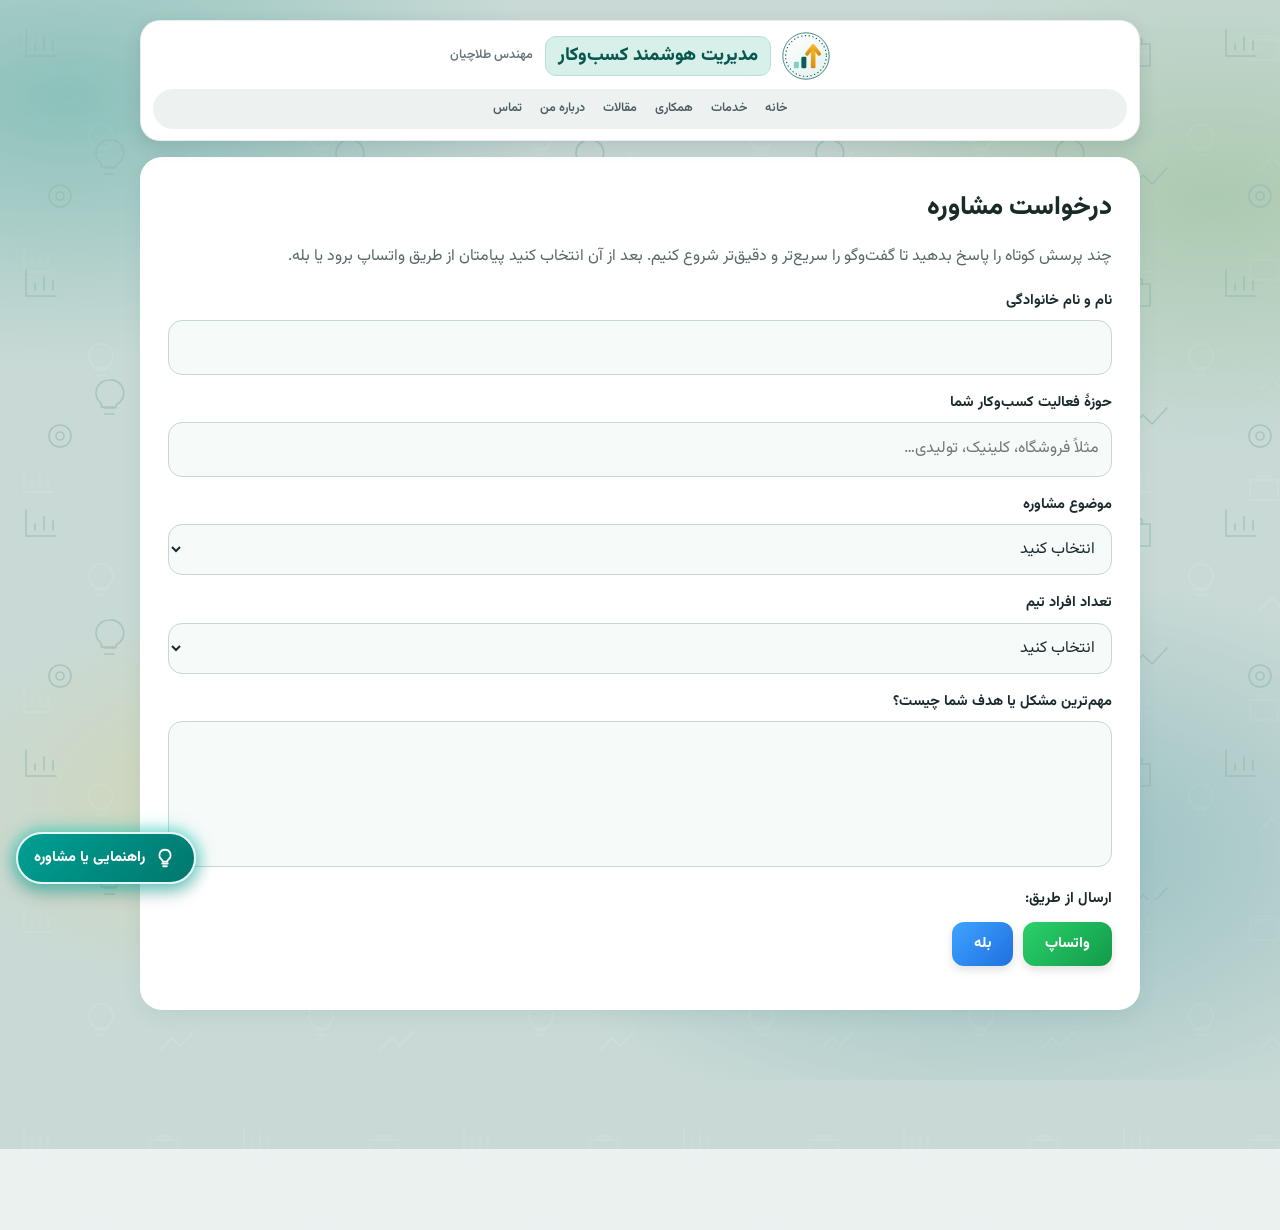
<file: consult.html>
<!doctype html>
<html lang="fa" dir="rtl">
<head>
<meta charset="utf-8">
<meta name="viewport" content="width=device-width, initial-scale=1, viewport-fit=cover">
<title>درخواست مشاوره | مهندس حسین طلاچیان</title>
<meta name="description" content="مشاورهٔ مارکتینگ، تیم‌سازی، مدیریت هوشمند سازمان، طراحی داشبورد و نرم‌افزار سازمانی و مشاورهٔ پرسنلی با مهندس حسین طلاچیان.">
<meta name="theme-color" content="#00877c">
<meta property="og:title" content="مهندس حسین طلاچیان | مدیریت هوشمند کسب‌وکار">
<meta property="og:description" content="مشاورهٔ مارکتینگ، تیم‌سازی، مدیریت هوشمند سازمان، طراحی داشبورد و نرم‌افزار سازمانی و مشاورهٔ پرسنلی.">
<meta property="og:type" content="website">
<meta property="og:locale" content="fa_IR">
<link rel="icon" href="favicon.ico" sizes="any">
<link rel="icon" href="favicon-48.png" type="image/png" sizes="48x48">
<link rel="icon" href="favicon-192.png" type="image/png" sizes="192x192">
<link rel="icon" href="favicon.svg" type="image/svg+xml">
<link rel="apple-touch-icon" href="img/apple-touch-icon.png">
<meta property="og:image" content="https://talachiyan.github.io/img/og.png">
<meta property="og:image:width" content="1200">
<meta property="og:image:height" content="630">
<meta name="twitter:card" content="summary_large_image">
<link rel="preconnect" href="https://fonts.googleapis.com">
<link rel="preconnect" href="https://fonts.gstatic.com" crossorigin>
<link rel="stylesheet" href="https://fonts.googleapis.com/css2?family=Vazirmatn:wght@300;400;500;700;800&display=swap">
<link rel="stylesheet" href="style.css?v=53">
</head>
<body class="page-consult">
<div class="wrap">

  <header class="card topbar">
    <div class="brand-row">
      <a class="brand" href="index.html">
        <span class="brand-mark"><img src="img/logo-icon.svg" alt="لوگوی طلاچیان" width="48" height="48"></span>
        <span class="brand-title"><span class="brand-role">مدیریت هوشمند کسب‌وکار</span><span class="brand-name">مهندس طلاچیان</span></span>
      </a>
    </div>
    <nav class="nav" aria-label="منوی اصلی">
      <a href="index.html">خانه</a>
      <a href="services.html">خدمات</a>
      <a href="approach.html">همکاری</a>
      <a href="articles.html">مقالات</a>
      <a href="about.html">درباره من</a>
      <a href="contact.html">تماس</a>
    </nav>
  </header>

  <main class="stack">

    <section class="card" id="consult" style="display:flex;flex-direction:column;gap:14px">
      <h2>درخواست مشاوره</h2>
      <p class="justify muted">چند پرسش کوتاه را پاسخ بدهید تا گفت‌وگو را سریع‌تر و دقیق‌تر شروع کنیم. بعد از آن انتخاب کنید پیامتان از طریق واتساپ برود یا بله.</p>
      <form id="cform" class="cform" novalidate>
        <label>نام و نام خانوادگی
          <input type="text" name="name" autocomplete="name" required>
        </label>
        <label>حوزهٔ فعالیت کسب‌وکار شما
          <input type="text" name="biz" placeholder="مثلاً فروشگاه، کلینیک، تولیدی…" required>
        </label>
        <label>موضوع مشاوره
          <select name="topic" required>
            <option value="">انتخاب کنید</option>
            <option>مارکتینگ</option>
            <option>تیم‌سازی</option>
            <option>مدیریت کسب‌وکار</option>
            <option>مشاورهٔ پرسنلی</option>
            <option>مدیریت هوشمند سازمان و داشبورد</option>
            <option>نرم‌افزار سازمانی</option>
            <option>طراحی سناریوی فروش</option>
            <option>مطمئن نیستم، راهنمایی بخواهم</option>
          </select>
        </label>
        <label>تعداد افراد تیم
          <select name="team">
            <option value="">انتخاب کنید</option>
            <option>فقط خودم</option>
            <option>۲ تا ۵ نفر</option>
            <option>۶ تا ۲۰ نفر</option>
            <option>بیش از ۲۰ نفر</option>
          </select>
        </label>
        <label>مهم‌ترین مشکل یا هدف شما چیست؟
          <textarea name="goal" rows="4" required></textarea>
        </label>
        <p class="cform-hint">ارسال از طریق:</p>
        <div class="cform-send">
          <button type="button" class="send-wa" data-via="wa">واتساپ</button>
          <button type="button" class="send-bl" data-via="bl">بله</button>
        </div>
        <p class="cform-msg" id="cmsg" role="status" aria-live="polite"></p>
      </form>
    </section>

  </main>
<script>
(function(){
  var f=document.getElementById('cform'),m=document.getElementById('cmsg');
  function text(){
    var v=function(n){return (f.elements[n].value||'').trim();};
    var t='سلام، وقت بخیر.\nدرخواست مشاوره دارم:\n\n';
    t+='نام: '+v('name')+'\nحوزهٔ کسب‌وکار: '+v('biz')+'\nموضوع مشاوره: '+v('topic');
    if(v('team')) t+='\nتعداد تیم: '+v('team');
    t+='\nمشکل یا هدف: '+v('goal');
    return t;
  }
  function copy(t){
    try{ if(navigator.clipboard&&window.isSecureContext){navigator.clipboard.writeText(t);return true;} }catch(e){}
    var a=document.createElement('textarea');a.value=t;a.style.position='fixed';a.style.opacity='0';
    document.body.appendChild(a);a.select();var ok=false;try{ok=document.execCommand('copy');}catch(e){}
    document.body.removeChild(a);return ok;
  }
  f.addEventListener('click',function(e){
    var b=e.target.closest('button[data-via]');if(!b)return;
    if(!f.reportValidity()){m.textContent='لطفاً فیلدهای ضروری را پر کنید.';return;}
    var t=text();
    var wa=b.dataset.via==='wa',app=wa?'واتساپ':'بله';
    var ok=copy(t);
    m.textContent=ok?'متن پیام کپی شد. در '+app+' فقط آن را بچسبانید (Paste) و بفرستید.':'برای فرستادن در '+app+'، متن زیر را کپی کنید:\n'+t;
    if(ok) setTimeout(function(){window.location.href=wa?'https://wa.me/h.talachiyan':'https://ble.ir/tallachiyan';},900);
  });
})();
</script>

</div>

<footer class="site-footer">
  <div class="foot-in">
    <nav class="foot-social" aria-label="پیام‌رسان‌ها">
      <a href="https://wa.me/h.talachiyan" class="soc" aria-label="واتساپ" target="_blank" rel="noopener noreferrer"><span class="soc-ico"><img src="img/ic-whatsapp.svg" alt="" width="38" height="38" loading="lazy" decoding="async"></span><span class="soc-name">واتساپ</span></a>
      <a href="https://t.me/Hosseintallachiyan" class="soc" aria-label="تلگرام" target="_blank" rel="noopener noreferrer"><span class="soc-ico"><img src="img/ic-telegram.svg" alt="" width="38" height="38" loading="lazy" decoding="async"></span><span class="soc-name">تلگرام</span></a>
      <a href="https://instagram.com/hossein.talachiyan" class="soc" aria-label="اینستاگرام" target="_blank" rel="noopener noreferrer"><span class="soc-ico"><img src="img/ic-instagram.svg" alt="" width="38" height="38" loading="lazy" decoding="async"></span><span class="soc-name">اینستاگرام</span></a>
      <a href="https://ble.ir/tallachiyan" class="soc" aria-label="بله" target="_blank" rel="noopener noreferrer"><span class="soc-ico"><img src="img/ic-bale.svg" alt="" width="38" height="38" loading="lazy" decoding="async"></span><span class="soc-name">بله</span></a>
    </nav>
    <hr class="foot-line">
    <p class="foot-copy">© ۱۴۰۵ — تمامی حقوق این سایت محفوظ است</p>
    <p class="foot-dev">طراحی و توسعه: <strong dir="ltr">TALACHIYAN</strong></p>
  </div>
</footer>

<a class="fab" href="smart.html" aria-label="راهنمایی یا مشاوره">
  <svg viewBox="0 0 24 24" aria-hidden="true"><path d="M9 18h6M10 21h4"/><path d="M12 3a6 6 0 0 0-3.500 10.900c.6.5 1 1.200 1 2.100h5c0-.9.4-1.600 1-2.100A6 6 0 0 0 12 3z"/></svg>
  <span>راهنمایی یا مشاوره</span>
</a>
<script src="script.js?v=16" defer></script>
</body>
</html>
</file>
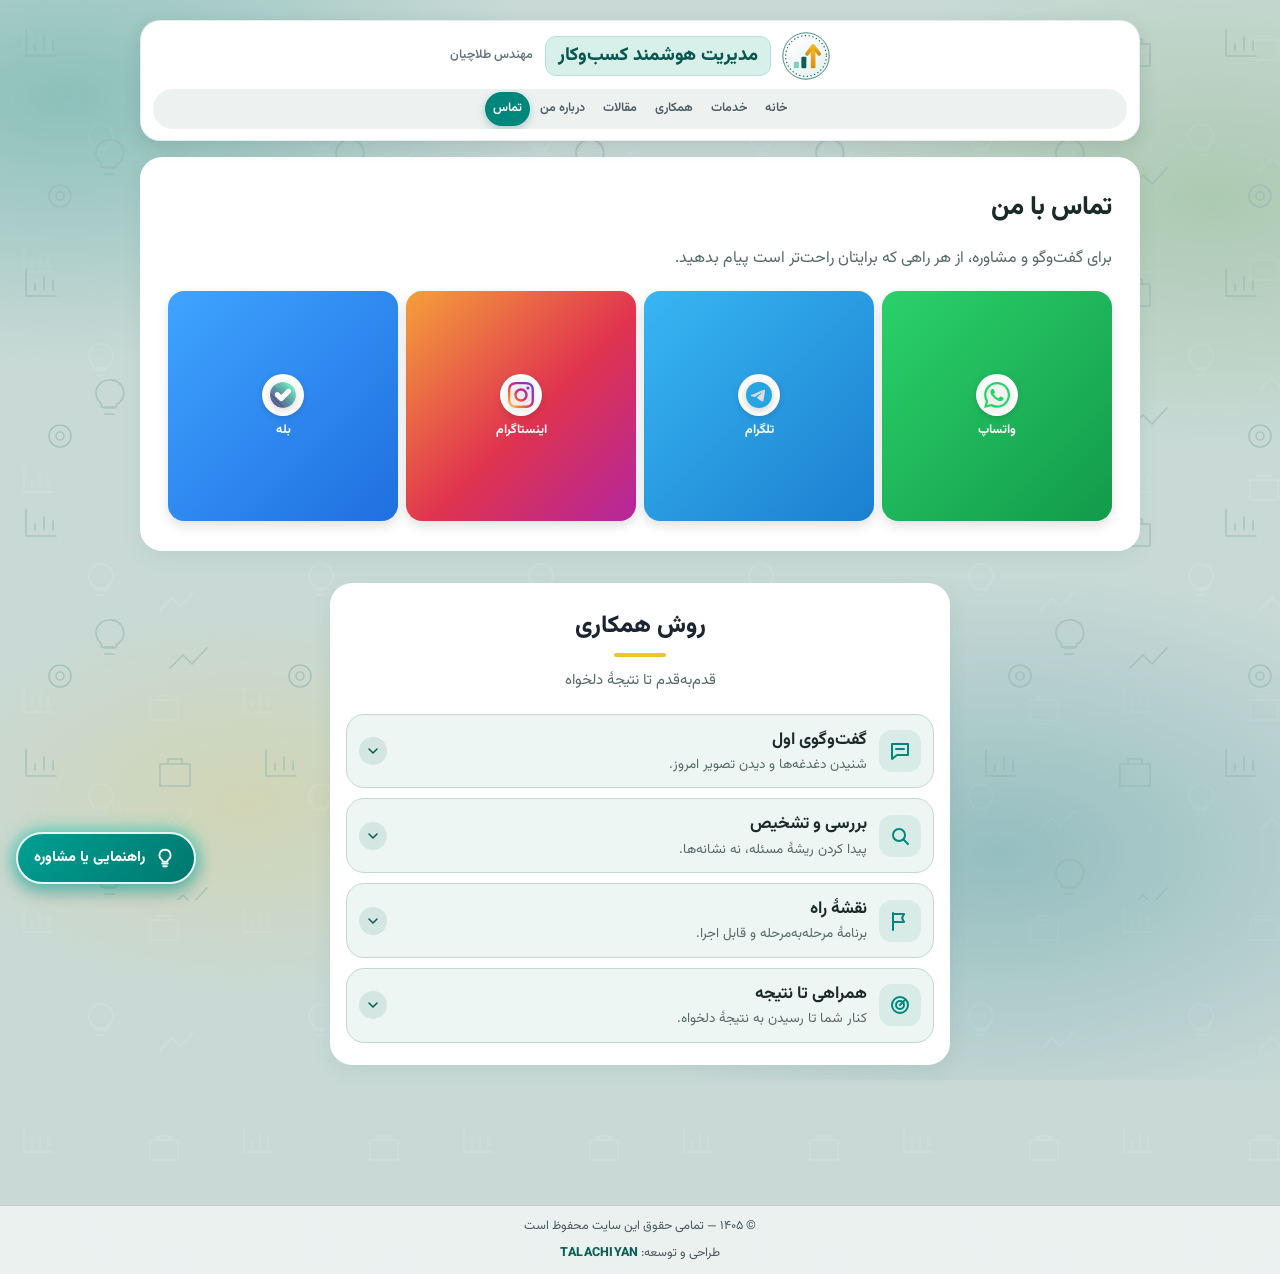
<file: contact.html>
<!doctype html>
<html lang="fa" dir="rtl">
<head>
<meta charset="utf-8">
<meta name="viewport" content="width=device-width, initial-scale=1, viewport-fit=cover">
<title>تماس با من | مهندس حسین طلاچیان</title>
<meta name="description" content="مشاورهٔ مارکتینگ، تیم‌سازی، مدیریت هوشمند سازمان، طراحی داشبورد و نرم‌افزار سازمانی و مشاورهٔ پرسنلی با مهندس حسین طلاچیان.">
<meta name="theme-color" content="#00877c">
<meta property="og:title" content="مهندس حسین طلاچیان | مدیریت هوشمند کسب‌وکار">
<meta property="og:description" content="مشاورهٔ مارکتینگ، تیم‌سازی، مدیریت هوشمند سازمان، طراحی داشبورد و نرم‌افزار سازمانی و مشاورهٔ پرسنلی.">
<meta property="og:type" content="website">
<meta property="og:locale" content="fa_IR">
<link rel="icon" href="favicon.ico" sizes="any">
<link rel="icon" href="favicon-48.png" type="image/png" sizes="48x48">
<link rel="icon" href="favicon-192.png" type="image/png" sizes="192x192">
<link rel="icon" href="favicon.svg" type="image/svg+xml">
<link rel="apple-touch-icon" href="img/apple-touch-icon.png">
<meta property="og:image" content="https://talachiyan.github.io/img/og.png">
<meta property="og:image:width" content="1200">
<meta property="og:image:height" content="630">
<meta name="twitter:card" content="summary_large_image">
<link rel="preconnect" href="https://fonts.googleapis.com">
<link rel="preconnect" href="https://fonts.gstatic.com" crossorigin>
<link rel="stylesheet" href="https://fonts.googleapis.com/css2?family=Vazirmatn:wght@300;400;500;700;800&display=swap">
<link rel="stylesheet" href="style.css?v=53">
</head>
<body class="page-contact">
<div class="wrap">

  <header class="card topbar">
    <div class="brand-row">
      <a class="brand" href="index.html">
        <span class="brand-mark"><img src="img/logo-icon.svg" alt="لوگوی طلاچیان" width="48" height="48"></span>
        <span class="brand-title"><span class="brand-role">مدیریت هوشمند کسب‌وکار</span><span class="brand-name">مهندس طلاچیان</span></span>
      </a>
    </div>
    <nav class="nav" aria-label="منوی اصلی">
      <a href="index.html">خانه</a>
      <a href="services.html">خدمات</a>
      <a href="approach.html">همکاری</a>
      <a href="articles.html">مقالات</a>
      <a href="about.html">درباره من</a>
      <a class="active" href="contact.html" aria-current="page">تماس</a>
    </nav>
  </header>

  <main class="stack">

    <section class="card" id="contact" style="display:flex;flex-direction:column;gap:16px">
      <h2>تماس با من</h2>
      <p class="justify muted">برای گفت‌وگو و مشاوره، از هر راهی که برایتان راحت‌تر است پیام بدهید.</p>
      <!-- آیدی‌ها را بعداً جایگزین کنید: هر جا [آیدی] نوشته شده -->
      <div class="contacts tiles">
        <a class="contact t-wa" href="https://wa.me/h.talachiyan" id="whatsapp" target="_blank" rel="noopener noreferrer">
          <span class="brand-ico"><img src="img/g-whatsapp.svg" alt="" width="46" height="46" decoding="async"></span>
          <span><strong>واتساپ</strong></span>
        </a>
        <a class="contact t-tg" href="https://t.me/Hosseintallachiyan" target="_blank" rel="noopener noreferrer">
          <span class="brand-ico"><img src="img/g-telegram.svg" alt="" width="46" height="46" decoding="async"></span>
          <span><strong>تلگرام</strong></span>
        </a>
        <a class="contact t-ig" href="https://instagram.com/hossein.talachiyan" target="_blank" rel="noopener noreferrer">
          <span class="brand-ico"><img src="img/g-instagram.svg" alt="" width="46" height="46" decoding="async"></span>
          <span><strong>اینستاگرام</strong></span>
        </a>
        <a class="contact t-bl" href="https://ble.ir/tallachiyan" target="_blank" rel="noopener noreferrer">
          <span class="brand-ico"><img src="img/ic-bale.svg" alt="" width="46" height="46" decoding="async"></span>
          <span><strong>بله</strong></span>
        </a>
      </div>
    </section>

    <section class="panel narrow" id="approach">
      <div class="panel-head">
        <h2 class="ph2">روش همکاری</h2>
        <p>قدم‌به‌قدم تا نتیجهٔ دلخواه</p>
      </div>
      <div class="svc-list">
        <details class="svc">
          <summary>
            <span class="icon" aria-hidden="true"><svg viewBox="0 0 24 24"><path d="M4 5h16v11H9l-5 4z"/><path d="M8 10h8"/></svg></span>
            <span class="svc-text"><span class="svc-title">گفت‌وگوی اول</span><span class="svc-teaser">شنیدن دغدغه‌ها و دیدن تصویر امروز.</span></span>
            <span class="svc-chev" aria-hidden="true"><svg viewBox="0 0 24 24"><path d="M6 9l6 6 6-6"/></svg></span>
          </summary>
          <p class="svc-body justify">دغدغه‌تان را می‌شنوم و تصویری روشن از وضعیت امروز کسب‌وکار به دست می‌آوریم.</p>
        </details>
        <details class="svc">
          <summary>
            <span class="icon" aria-hidden="true"><svg viewBox="0 0 24 24"><circle cx="11" cy="11" r="6"/><path d="M20 20l-4.2-4.2"/></svg></span>
            <span class="svc-text"><span class="svc-title">بررسی و تشخیص</span><span class="svc-teaser">پیدا کردن ریشهٔ مسئله، نه نشانه‌ها.</span></span>
            <span class="svc-chev" aria-hidden="true"><svg viewBox="0 0 24 24"><path d="M6 9l6 6 6-6"/></svg></span>
          </summary>
          <p class="svc-body justify">عددها، تیم و روش کار را کنار هم می‌گذاریم تا ریشهٔ مسئله پیدا شود، نه فقط نشانه‌هایش.</p>
        </details>
        <details class="svc">
          <summary>
            <span class="icon" aria-hidden="true"><svg viewBox="0 0 24 24"><path d="M5 21V4"/><path d="M5 5h11l-2 4 2 4H5"/></svg></span>
            <span class="svc-text"><span class="svc-title">نقشهٔ راه</span><span class="svc-teaser">برنامهٔ مرحله‌به‌مرحله و قابل اجرا.</span></span>
            <span class="svc-chev" aria-hidden="true"><svg viewBox="0 0 24 24"><path d="M6 9l6 6 6-6"/></svg></span>
          </summary>
          <p class="svc-body justify">برنامه‌ای مرحله‌به‌مرحله و قابل اجرا می‌چینیم که با توان و بودجهٔ شما جور باشد.</p>
        </details>
        <details class="svc">
          <summary>
            <span class="icon" aria-hidden="true"><svg viewBox="0 0 24 24"><circle cx="12" cy="12" r="8"/><circle cx="12" cy="12" r="4"/><path d="M12 12l5-5"/></svg></span>
            <span class="svc-text"><span class="svc-title">همراهی تا نتیجه</span><span class="svc-teaser">کنار شما تا رسیدن به نتیجهٔ دلخواه.</span></span>
            <span class="svc-chev" aria-hidden="true"><svg viewBox="0 0 24 24"><path d="M6 9l6 6 6-6"/></svg></span>
          </summary>
          <p class="svc-body justify">در اجرا کنارتان می‌مانم، نتیجه را می‌سنجیم و هر جا لازم بود مسیر را اصلاح می‌کنیم.</p>
        </details>
      </div>
    </section>

  </main>

</div>

<footer class="site-footer">
  <div class="foot-in">
    <nav class="foot-social" aria-label="پیام‌رسان‌ها">
      <a href="https://wa.me/h.talachiyan" class="soc" aria-label="واتساپ" target="_blank" rel="noopener noreferrer"><span class="soc-ico"><img src="img/ic-whatsapp.svg" alt="" width="38" height="38" loading="lazy" decoding="async"></span><span class="soc-name">واتساپ</span></a>
      <a href="https://t.me/Hosseintallachiyan" class="soc" aria-label="تلگرام" target="_blank" rel="noopener noreferrer"><span class="soc-ico"><img src="img/ic-telegram.svg" alt="" width="38" height="38" loading="lazy" decoding="async"></span><span class="soc-name">تلگرام</span></a>
      <a href="https://instagram.com/hossein.talachiyan" class="soc" aria-label="اینستاگرام" target="_blank" rel="noopener noreferrer"><span class="soc-ico"><img src="img/ic-instagram.svg" alt="" width="38" height="38" loading="lazy" decoding="async"></span><span class="soc-name">اینستاگرام</span></a>
      <a href="https://ble.ir/tallachiyan" class="soc" aria-label="بله" target="_blank" rel="noopener noreferrer"><span class="soc-ico"><img src="img/ic-bale.svg" alt="" width="38" height="38" loading="lazy" decoding="async"></span><span class="soc-name">بله</span></a>
    </nav>
    <hr class="foot-line">
    <p class="foot-copy">© ۱۴۰۵ — تمامی حقوق این سایت محفوظ است</p>
    <p class="foot-dev">طراحی و توسعه: <strong dir="ltr">TALACHIYAN</strong></p>
  </div>
</footer>

<a class="fab" href="smart.html" aria-label="راهنمایی یا مشاوره">
  <svg viewBox="0 0 24 24" aria-hidden="true"><path d="M9 18h6M10 21h4"/><path d="M12 3a6 6 0 0 0-3.500 10.900c.6.5 1 1.200 1 2.100h5c0-.9.4-1.600 1-2.100A6 6 0 0 0 12 3z"/></svg>
  <span>راهنمایی یا مشاوره</span>
</a>
<script src="script.js?v=16" defer></script>
</body>
</html>
</file>
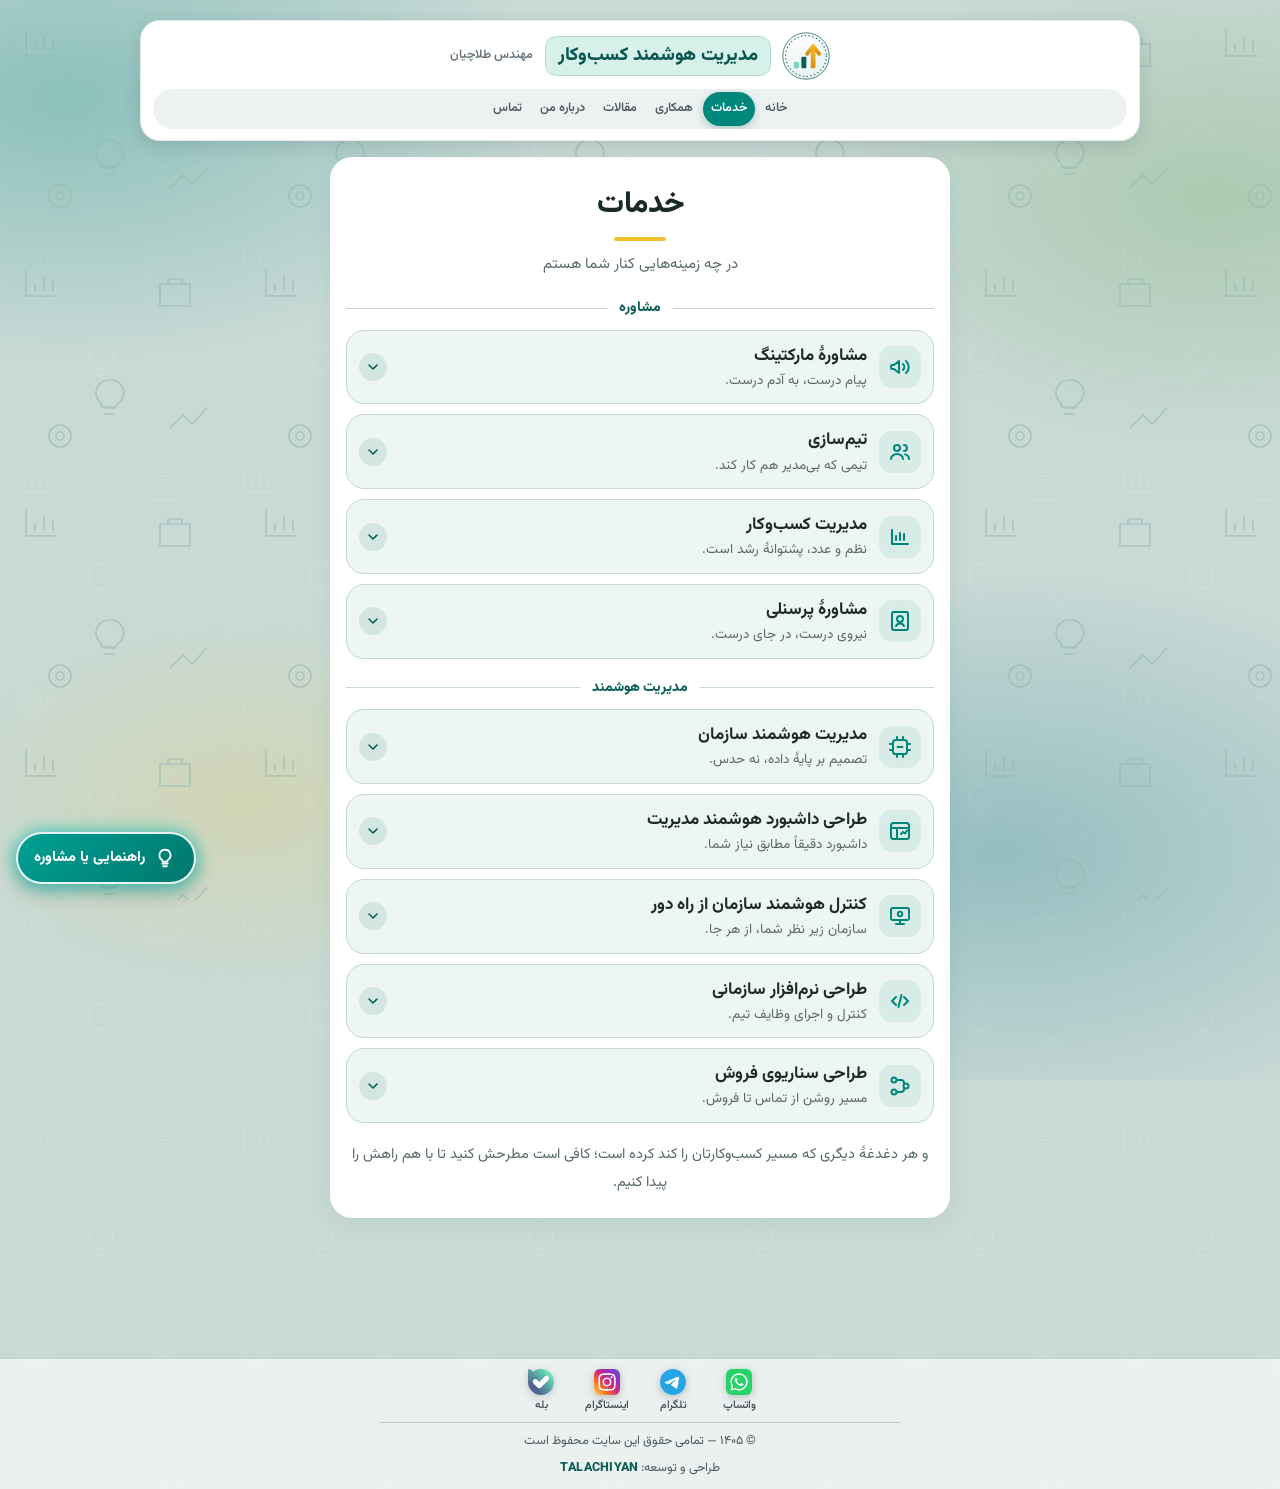
<file: services.html>
<!doctype html>
<html lang="fa" dir="rtl">
<head>
<meta charset="utf-8">
<meta name="viewport" content="width=device-width, initial-scale=1, viewport-fit=cover">
<title>خدمات | مهندس حسین طلاچیان</title>
<meta name="description" content="مشاورهٔ مارکتینگ، تیم‌سازی، مدیریت هوشمند سازمان، طراحی داشبورد و نرم‌افزار سازمانی و مشاورهٔ پرسنلی با مهندس حسین طلاچیان.">
<meta name="theme-color" content="#00877c">
<meta property="og:title" content="مهندس حسین طلاچیان | مدیریت هوشمند کسب‌وکار">
<meta property="og:description" content="مشاورهٔ مارکتینگ، تیم‌سازی، مدیریت هوشمند سازمان، طراحی داشبورد و نرم‌افزار سازمانی و مشاورهٔ پرسنلی.">
<meta property="og:type" content="website">
<meta property="og:locale" content="fa_IR">
<link rel="icon" href="favicon.ico" sizes="any">
<link rel="icon" href="favicon-48.png" type="image/png" sizes="48x48">
<link rel="icon" href="favicon-192.png" type="image/png" sizes="192x192">
<link rel="icon" href="favicon.svg" type="image/svg+xml">
<link rel="apple-touch-icon" href="img/apple-touch-icon.png">
<meta property="og:image" content="https://talachiyan.github.io/img/og.png">
<meta property="og:image:width" content="1200">
<meta property="og:image:height" content="630">
<meta name="twitter:card" content="summary_large_image">
<link rel="preconnect" href="https://fonts.googleapis.com">
<link rel="preconnect" href="https://fonts.gstatic.com" crossorigin>
<link rel="stylesheet" href="https://fonts.googleapis.com/css2?family=Vazirmatn:wght@300;400;500;700;800&display=swap">
<link rel="stylesheet" href="style.css?v=53">
</head>
<body>
<div class="wrap">

  <header class="card topbar">
    <div class="brand-row">
      <a class="brand" href="index.html">
        <span class="brand-mark"><img src="img/logo-icon.svg" alt="لوگوی طلاچیان" width="48" height="48"></span>
        <span class="brand-title"><span class="brand-role">مدیریت هوشمند کسب‌وکار</span><span class="brand-name">مهندس طلاچیان</span></span>
      </a>
    </div>
    <nav class="nav" aria-label="منوی اصلی">
      <a href="index.html">خانه</a>
      <a class="active" href="services.html" aria-current="page">خدمات</a>
      <a href="approach.html">همکاری</a>
      <a href="articles.html">مقالات</a>
      <a href="about.html">درباره من</a>
      <a href="contact.html">تماس</a>
    </nav>
  </header>

  <main class="stack">

    <section class="panel narrow" id="services">
      <div class="panel-head">
        <h1>خدمات</h1>
        <p>در چه زمینه‌هایی کنار شما هستم</p>
      </div>
      <div class="svc-list">
        <h2 class="svc-group"><span>مشاوره</span></h2>
        <details class="svc">
          <summary>
            <span class="icon" aria-hidden="true"><svg viewBox="0 0 24 24"><path d="M3 11v2a1 1 0 0 0 1 1h2l5 4V6L6 10H4a1 1 0 0 0-1 1z"/><path d="M15 9a4 4 0 0 1 0 6M18 6a8 8 0 0 1 0 12"/></svg></span>
            <span class="svc-text"><span class="svc-title">مشاورهٔ مارکتینگ</span><span class="svc-teaser">پیام درست، به آدم درست.</span></span>
            <span class="svc-chev" aria-hidden="true"><svg viewBox="0 0 24 24"><path d="M6 9l6 6 6-6"/></svg></span>
          </summary>
          <p class="svc-body justify">بازاریابی یعنی رساندن پیام درست به آدم درست. با شناخت مشتری و بازار، برنامه‌ای می‌چینیم که دیده‌شدن را به فروش واقعی برساند.</p>
        </details>
        <details class="svc">
          <summary>
            <span class="icon" aria-hidden="true"><svg viewBox="0 0 24 24"><circle cx="9" cy="8" r="3"/><path d="M3 19c0-3 3-5 6-5s6 2 6 5M16 5a3 3 0 0 1 0 6M21 19c0-2.5-1.5-4-4-4.6"/></svg></span>
            <span class="svc-text"><span class="svc-title">تیم‌سازی</span><span class="svc-teaser">تیمی که بی‌مدیر هم کار کند.</span></span>
            <span class="svc-chev" aria-hidden="true"><svg viewBox="0 0 24 24"><path d="M6 9l6 6 6-6"/></svg></span>
          </summary>
          <p class="svc-body justify">هیچ کسب‌وکاری بزرگ‌تر از تیمش نمی‌شود. نقش‌ها را روشن می‌کنیم تا آدم‌های درست کنار هم بنشینند و تیم، حتی بی‌حضور مدیر، درست کار کند.</p>
        </details>
        <details class="svc">
          <summary>
            <span class="icon" aria-hidden="true"><svg viewBox="0 0 24 24"><path d="M4 19V5M4 19h16M8 15v-4M12 15V8M16 15v-6"/></svg></span>
            <span class="svc-text"><span class="svc-title">مدیریت کسب‌وکار</span><span class="svc-teaser">نظم و عدد، پشتوانهٔ رشد است.</span></span>
            <span class="svc-chev" aria-hidden="true"><svg viewBox="0 0 24 24"><path d="M6 9l6 6 6-6"/></svg></span>
          </summary>
          <p class="svc-body justify">نظم، پشتوانهٔ رشد است. از گزارش روزانه و کنترل هزینه تا فرایندهای روشن و تصمیم‌هایی که بر عدد تکیه دارند.</p>
        </details>
        <details class="svc">
          <summary>
            <span class="icon" aria-hidden="true"><svg viewBox="0 0 24 24"><rect x="4" y="3" width="16" height="18" rx="2"/><circle cx="12" cy="10" r="3"/><path d="M8 17c.8-1.8 2.2-2.6 4-2.6s3.2.8 4 2.6"/></svg></span>
            <span class="svc-text"><span class="svc-title">مشاورهٔ پرسنلی</span><span class="svc-teaser">نیروی درست، در جای درست.</span></span>
            <span class="svc-chev" aria-hidden="true"><svg viewBox="0 0 24 24"><path d="M6 9l6 6 6-6"/></svg></span>
          </summary>
          <p class="svc-body justify">از جذب و مصاحبه تا آموزش، ارزیابی و نگه‌داشتن نیروی خوب؛ تا هر نفر در جای درست خودش بدرخشد.</p>
        </details>
        <h2 class="svc-group"><span>مدیریت هوشمند</span></h2>
        <details class="svc">
          <summary>
            <span class="icon" aria-hidden="true"><svg viewBox="0 0 24 24"><rect x="5" y="5" width="14" height="14" rx="2.5"/><path d="M9 2v3M15 2v3M9 19v3M15 19v3M2 9h3M2 15h3M19 9h3M19 15h3"/><path d="M9.5 12h5"/></svg></span>
            <span class="svc-text"><span class="svc-title">مدیریت هوشمند سازمان</span><span class="svc-teaser">تصمیم بر پایهٔ داده، نه حدس.</span></span>
            <span class="svc-chev" aria-hidden="true"><svg viewBox="0 0 24 24"><path d="M6 9l6 6 6-6"/></svg></span>
          </summary>
          <p class="svc-body justify">با ابزارهای هوشمند و گزارش‌های دقیق، تصویر روشنی از وضعیت سازمان می‌سازیم تا مدیر بر پایهٔ داده تصمیم بگیرد، نه بر پایهٔ حدس. <a class="svc-more" href="article-smart-business-management.html">دربارهٔ این موضوع بخوانید ←</a></p>
        </details>
        <details class="svc">
          <summary>
            <span class="icon" aria-hidden="true"><svg viewBox="0 0 24 24"><rect x="3" y="4" width="18" height="16" rx="2.5"/><path d="M3 9h18M9 9v11"/><path d="M13 15l2-2 2 1.5 2-3"/></svg></span>
            <span class="svc-text"><span class="svc-title">طراحی داشبورد هوشمند مدیریت</span><span class="svc-teaser">داشبورد دقیقاً مطابق نیاز شما.</span></span>
            <span class="svc-chev" aria-hidden="true"><svg viewBox="0 0 24 24"><path d="M6 9l6 6 6-6"/></svg></span>
          </summary>
          <p class="svc-body justify">داشبوردی که فقط گزارش نمی‌دهد، کار را مدیریت می‌کند. از ساده تا کامل، دقیقاً به اندازهٔ نیاز شما: از اعلام وظایف روزانه و کنترل انجام شدن آن‌ها (حتی با ارسال عکس از طریق بات در پیام‌رسان‌ها) تا مدیریت موجودی، فروش و ثبت سفارش‌ها؛ همراه با اعلام تارگت، امتیازدهی به پرسنل و محاسبهٔ خودکار کارانه و پاداش (پورسانت). <a class="svc-more" href="article-management-dashboard.html">دربارهٔ این موضوع بخوانید ←</a></p>
        </details>
        <details class="svc">
          <summary>
            <span class="icon" aria-hidden="true"><svg viewBox="0 0 24 24"><rect x="3" y="4" width="18" height="12" rx="2"/><path d="M8 20h8M12 16v4"/><circle cx="12" cy="10" r="2.2"/></svg></span>
            <span class="svc-text"><span class="svc-title">کنترل هوشمند سازمان از راه دور</span><span class="svc-teaser">سازمان زیر نظر شما، از هر جا.</span></span>
            <span class="svc-chev" aria-hidden="true"><svg viewBox="0 0 24 24"><path d="M6 9l6 6 6-6"/></svg></span>
          </summary>
          <p class="svc-body justify">با گزارش‌های خودکار و داشبورد، وضعیت سازمان و پیشرفت کارها را از راه دور و در هر زمان زیر نظر دارید.</p>
        </details>
        <details class="svc">
          <summary>
            <span class="icon" aria-hidden="true"><svg viewBox="0 0 24 24"><path d="M8 8l-4 4 4 4M16 8l4 4-4 4M13.5 6l-3 12"/></svg></span>
            <span class="svc-text"><span class="svc-title">طراحی نرم‌افزار سازمانی</span><span class="svc-teaser">کنترل و اجرای وظایف تیم.</span></span>
            <span class="svc-chev" aria-hidden="true"><svg viewBox="0 0 24 24"><path d="M6 9l6 6 6-6"/></svg></span>
          </summary>
          <p class="svc-body justify">نرم‌افزاری متناسب با فرایندهای سازمان شما طراحی می‌شود تا وظایف مشخص، پیگیری و اجرا شوند و کنترل کارها ساده‌تر شود.</p>
        </details>
        <details class="svc">
          <summary>
            <span class="icon" aria-hidden="true"><svg viewBox="0 0 24 24"><circle cx="6" cy="6" r="2.5"/><circle cx="18" cy="12" r="2.5"/><circle cx="6" cy="18" r="2.5"/><path d="M8.5 6H13a3 3 0 0 1 3 3v.5M8.5 18H13a3 3 0 0 0 3-3v-.5"/></svg></span>
            <span class="svc-text"><span class="svc-title">طراحی سناریوی فروش</span><span class="svc-teaser">مسیر روشن از تماس تا فروش.</span></span>
            <span class="svc-chev" aria-hidden="true"><svg viewBox="0 0 24 24"><path d="M6 9l6 6 6-6"/></svg></span>
          </summary>
          <p class="svc-body justify">مراحل گفت‌وگو با مشتری، پاسخ به اعتراض‌ها و پیگیری را به یک سناریوی مشخص تبدیل می‌کنیم تا تیم فروش با اعتماد و یک‌دست عمل کند. <a class="svc-more" href="article-sales-scenario.html">دربارهٔ این موضوع بخوانید ←</a></p>
        </details>
      </div>
      <p class="justify panel-note">و هر دغدغهٔ دیگری که مسیر کسب‌وکارتان را کند کرده است؛ کافی است مطرحش کنید تا با هم راهش را پیدا کنیم.</p>
    </section>

  </main>

</div>

<footer class="site-footer">
  <div class="foot-in">
    <nav class="foot-social" aria-label="پیام‌رسان‌ها">
      <a href="https://wa.me/h.talachiyan" class="soc" aria-label="واتساپ" target="_blank" rel="noopener noreferrer"><span class="soc-ico"><img src="img/ic-whatsapp.svg" alt="" width="38" height="38" loading="lazy" decoding="async"></span><span class="soc-name">واتساپ</span></a>
      <a href="https://t.me/Hosseintallachiyan" class="soc" aria-label="تلگرام" target="_blank" rel="noopener noreferrer"><span class="soc-ico"><img src="img/ic-telegram.svg" alt="" width="38" height="38" loading="lazy" decoding="async"></span><span class="soc-name">تلگرام</span></a>
      <a href="https://instagram.com/hossein.talachiyan" class="soc" aria-label="اینستاگرام" target="_blank" rel="noopener noreferrer"><span class="soc-ico"><img src="img/ic-instagram.svg" alt="" width="38" height="38" loading="lazy" decoding="async"></span><span class="soc-name">اینستاگرام</span></a>
      <a href="https://ble.ir/tallachiyan" class="soc" aria-label="بله" target="_blank" rel="noopener noreferrer"><span class="soc-ico"><img src="img/ic-bale.svg" alt="" width="38" height="38" loading="lazy" decoding="async"></span><span class="soc-name">بله</span></a>
    </nav>
    <hr class="foot-line">
    <p class="foot-copy">© ۱۴۰۵ — تمامی حقوق این سایت محفوظ است</p>
    <p class="foot-dev">طراحی و توسعه: <strong dir="ltr">TALACHIYAN</strong></p>
  </div>
</footer>

<a class="fab" href="smart.html" aria-label="راهنمایی یا مشاوره">
  <svg viewBox="0 0 24 24" aria-hidden="true"><path d="M9 18h6M10 21h4"/><path d="M12 3a6 6 0 0 0-3.500 10.900c.6.5 1 1.200 1 2.100h5c0-.9.4-1.600 1-2.100A6 6 0 0 0 12 3z"/></svg>
  <span>راهنمایی یا مشاوره</span>
</a>
<script src="script.js?v=16" defer></script>
</body>
</html>
</file>
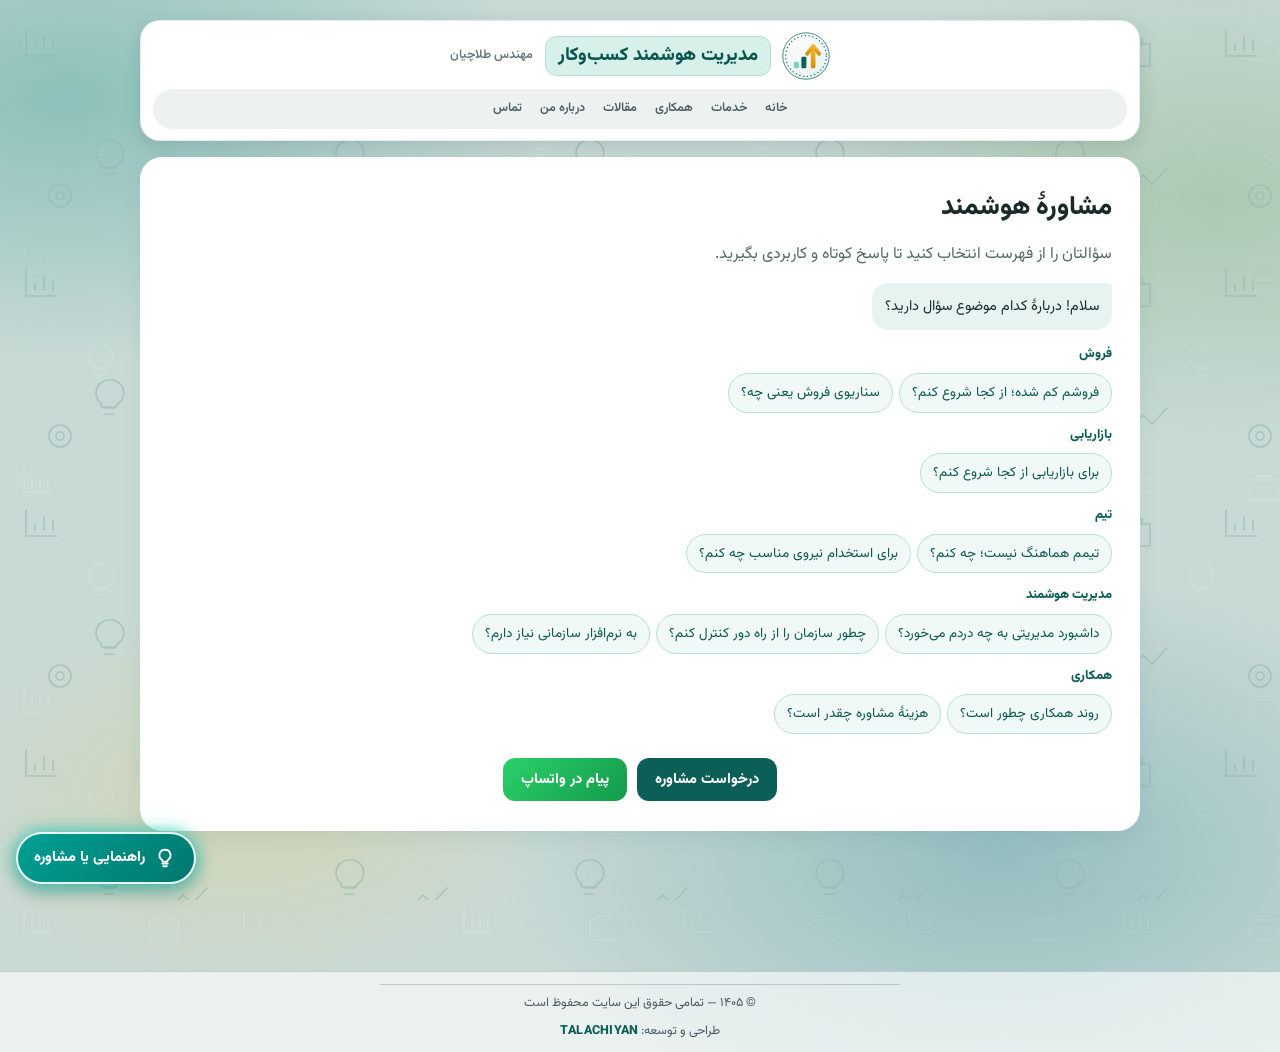
<file: smart.html>
<!doctype html>
<html lang="fa" dir="rtl">
<head>
<meta charset="utf-8">
<meta name="viewport" content="width=device-width, initial-scale=1, viewport-fit=cover">
<title>مشاورهٔ هوشمند | مهندس حسین طلاچیان</title>
<meta name="description" content="مشاورهٔ مارکتینگ، تیم‌سازی، مدیریت هوشمند سازمان، طراحی داشبورد و نرم‌افزار سازمانی و مشاورهٔ پرسنلی با مهندس حسین طلاچیان.">
<meta name="theme-color" content="#00877c">
<meta property="og:title" content="مهندس حسین طلاچیان | مدیریت هوشمند کسب‌وکار">
<meta property="og:description" content="مشاورهٔ مارکتینگ، تیم‌سازی، مدیریت هوشمند سازمان، طراحی داشبورد و نرم‌افزار سازمانی و مشاورهٔ پرسنلی.">
<meta property="og:type" content="website">
<meta property="og:locale" content="fa_IR">
<link rel="icon" href="favicon.ico" sizes="any">
<link rel="icon" href="favicon-48.png" type="image/png" sizes="48x48">
<link rel="icon" href="favicon-192.png" type="image/png" sizes="192x192">
<link rel="icon" href="favicon.svg" type="image/svg+xml">
<link rel="apple-touch-icon" href="img/apple-touch-icon.png">
<meta property="og:image" content="https://talachiyan.github.io/img/og.png">
<meta property="og:image:width" content="1200">
<meta property="og:image:height" content="630">
<meta name="twitter:card" content="summary_large_image">
<link rel="preconnect" href="https://fonts.googleapis.com">
<link rel="preconnect" href="https://fonts.gstatic.com" crossorigin>
<link rel="stylesheet" href="https://fonts.googleapis.com/css2?family=Vazirmatn:wght@300;400;500;700;800&display=swap">
<link rel="stylesheet" href="style.css?v=53">
</head>
<body class="page-consult page-smart">
<div class="wrap">

  <header class="card topbar">
    <div class="brand-row">
      <a class="brand" href="index.html">
        <span class="brand-mark"><img src="img/logo-icon.svg" alt="لوگوی طلاچیان" width="48" height="48"></span>
        <span class="brand-title"><span class="brand-role">مدیریت هوشمند کسب‌وکار</span><span class="brand-name">مهندس طلاچیان</span></span>
      </a>
    </div>
    <nav class="nav" aria-label="منوی اصلی">
      <a href="index.html">خانه</a>
      <a href="services.html">خدمات</a>
      <a href="approach.html">همکاری</a>
      <a href="articles.html">مقالات</a>
      <a href="about.html">درباره من</a>
      <a href="contact.html">تماس</a>
    </nav>
  </header>

  <main class="stack">

    <section class="card smart" id="smart">
      <h2>مشاورهٔ هوشمند</h2>
      <p class="muted">سؤالتان را از فهرست انتخاب کنید تا پاسخ کوتاه و کاربردی بگیرید.</p>
      <div class="bub bot hello">سلام! دربارهٔ کدام موضوع سؤال دارید؟</div>
      <div class="qgroups" id="qs"></div>
      <div class="chat" id="chat" aria-live="polite"></div>
      <div class="smart-cta">
        <a class="sc-main" href="consult.html">درخواست مشاوره</a>
        <a class="sc-wa" href="https://wa.me/h.talachiyan" target="_blank" rel="noopener noreferrer">پیام در واتساپ</a>
      </div>
    </section>

  </main>
<script>
(function(){
  var QA=[{"g": "فروش", "q": "فروشم کم شده؛ از کجا شروع کنم؟", "a": "اول عددها را ببینید، نه حدس‌ها: فروش ماه به ماه، تعداد مشتری جدید، میزان خرید دوباره و میانگین هر فاکتور. معمولاً افت فروش از یکی از این سه جا می‌آید: مشتری کمتری می‌آید، مشتری‌ها برنمی‌گردند، یا هر بار کمتر می‌خرند. وقتی معلوم شد مشکل کدام است، راه‌حل هم مشخص‌تر می‌شود."}, {"g": "فروش", "q": "سناریوی فروش یعنی چه؟", "a": "سناریوی فروش یعنی مسیر گفت‌وگو با مشتری از اولین تماس تا خرید، از قبل طراحی شود: چه بپرسیم، چه پیشنهادی بدهیم، به اعتراض‌ها چطور جواب بدهیم و کِی پیگیری کنیم. این کار فروش را از سلیقهٔ هر فروشنده جدا می‌کند و نتیجه را قابل پیش‌بینی‌تر می‌کند."}, {"g": "بازاریابی", "q": "برای بازاریابی از کجا شروع کنم؟", "a": "از مشتری فعلی شروع کنید: چه کسانی از شما می‌خرند، چرا شما را انتخاب کرده‌اند و از کجا پیدایتان کرده‌اند. بعد پیامتان را برای همان گروه روشن کنید و یکی دو کانال را جدی بگیرید، نه همه را با هم. نتیجهٔ هر کانال را هم اندازه بگیرید."}, {"g": "تیم", "q": "تیمم هماهنگ نیست؛ چه کنم؟", "a": "بیشتر ناهماهنگی‌ها از نامشخص بودن نقش‌ها و هدف‌ها می‌آید. برای هر نفر روشن کنید دقیقاً مسئول چیست و با چه معیاری سنجیده می‌شود. یک جلسهٔ کوتاه و منظم هفتگی هم کمک زیادی می‌کند تا همه از کار هم خبر داشته باشند."}, {"g": "تیم", "q": "برای استخدام نیروی مناسب چه کنم؟", "a": "قبل از آگهی، شرح شغل را دقیق بنویسید: چه کاری، با چه مهارتی و چه نتیجه‌ای در سه ماه اول. در مصاحبه به‌جای سؤال کلی، از تجربهٔ واقعی فرد در موقعیت‌های مشابه بپرسید. یک دورهٔ آزمایشی با هدف روشن هم ریسک انتخاب اشتباه را کم می‌کند."}, {"g": "مدیریت هوشمند", "q": "داشبورد مدیریتی به چه دردم می‌خورد؟", "a": "داشبورد هوشمند فقط عدد نشان نمی‌دهد. می‌تواند ساده باشد، مثلاً اعلام وظایف روزانه و تأیید انجام آن‌ها با عکس از طریق بات. یا کامل باشد، با موجودی، فروش، ثبت سفارش، تارگت، امتیاز پرسنل و محاسبهٔ خودکار کارانه و پاداش (پورسانت). نتیجه این است که هم کنترل دارید و هم تیم انگیزه می‌گیرد."}, {"g": "مدیریت هوشمند", "q": "چطور سازمان را از راه دور کنترل کنم؟", "a": "کنترل از راه دور یعنی گزارش‌ها و عددهای اصلی به‌طور خودکار و منظم به دستتان برسد، نه اینکه برای هر چیزی تماس بگیرید. با تعریف شاخص‌های کلیدی، گزارش روزانهٔ ساده و یک داشبورد، می‌شود حتی بدون حضور، تصویر درستی از سازمان داشت."}, {"g": "مدیریت هوشمند", "q": "به نرم‌افزار سازمانی نیاز دارم؟", "a": "اگر کارها در کاغذ، اکسل‌های پراکنده و پیام‌ها گم می‌شود، یا گزارش گرفتن وقت زیادی می‌برد، احتمالاً بله. اما اول باید روند کار روشن شود؛ نرم‌افزار روی روند نامرتب، فقط بی‌نظمی را سریع‌تر می‌کند."}, {"g": "همکاری", "q": "روند همکاری چطور است؟", "a": "همکاری چهار قدم دارد: گفت‌وگوی اول برای شنیدن دغدغه‌ها، بررسی و پیدا کردن ریشهٔ مسئله، چیدن نقشهٔ راه قابل اجرا، و همراهی در اجرا تا رسیدن به نتیجه."}, {"g": "همکاری", "q": "هزینهٔ مشاوره چقدر است؟", "a": "هزینه به نوع و اندازهٔ کار بستگی دارد. برای برآورد دقیق، درخواست مشاوره بفرستید یا در واتساپ پیام بدهید."}];
  var qs=document.getElementById('qs'),chat=document.getElementById('chat'),groups={};
  QA.forEach(function(x,i){
    if(!groups[x.g]){var d=document.createElement('div');d.className='qg';d.innerHTML='<p class="qg-t"></p><div class="qg-l"></div>';d.firstChild.textContent=x.g;qs.appendChild(d);groups[x.g]=d.lastChild;}
    var b=document.createElement('button');b.type='button';b.className='qchip';b.textContent=x.q;b.dataset.i=i;groups[x.g].appendChild(b);
  });
  function add(cls,t){var d=document.createElement('div');d.className='bub '+cls;d.textContent=t;chat.appendChild(d);return d;}
  qs.addEventListener('click',function(e){
    var b=e.target.closest('.qchip');if(!b)return;
    var x=QA[b.dataset.i];b.classList.add('done');
    add('me',x.q);
    var t=add('bot typing','…');
    t.scrollIntoView({block:'center',behavior:'smooth'});
    setTimeout(function(){t.classList.remove('typing');t.textContent=x.a;t.scrollIntoView({block:'nearest',behavior:'smooth'});},650);
  });
})();
</script>

</div>

<footer class="site-footer">
  <div class="foot-in">
    <nav class="foot-social" aria-label="پیام‌رسان‌ها">
      <a href="https://wa.me/h.talachiyan" class="soc" aria-label="واتساپ" target="_blank" rel="noopener noreferrer"><span class="soc-ico"><img src="img/ic-whatsapp.svg" alt="" width="38" height="38" loading="lazy" decoding="async"></span><span class="soc-name">واتساپ</span></a>
      <a href="https://t.me/Hosseintallachiyan" class="soc" aria-label="تلگرام" target="_blank" rel="noopener noreferrer"><span class="soc-ico"><img src="img/ic-telegram.svg" alt="" width="38" height="38" loading="lazy" decoding="async"></span><span class="soc-name">تلگرام</span></a>
      <a href="https://instagram.com/hossein.talachiyan" class="soc" aria-label="اینستاگرام" target="_blank" rel="noopener noreferrer"><span class="soc-ico"><img src="img/ic-instagram.svg" alt="" width="38" height="38" loading="lazy" decoding="async"></span><span class="soc-name">اینستاگرام</span></a>
      <a href="https://ble.ir/tallachiyan" class="soc" aria-label="بله" target="_blank" rel="noopener noreferrer"><span class="soc-ico"><img src="img/ic-bale.svg" alt="" width="38" height="38" loading="lazy" decoding="async"></span><span class="soc-name">بله</span></a>
    </nav>
    <hr class="foot-line">
    <p class="foot-copy">© ۱۴۰۵ — تمامی حقوق این سایت محفوظ است</p>
    <p class="foot-dev">طراحی و توسعه: <strong dir="ltr">TALACHIYAN</strong></p>
  </div>
</footer>

<a class="fab" href="smart.html" aria-label="راهنمایی یا مشاوره">
  <svg viewBox="0 0 24 24" aria-hidden="true"><path d="M9 18h6M10 21h4"/><path d="M12 3a6 6 0 0 0-3.500 10.900c.6.5 1 1.200 1 2.100h5c0-.9.4-1.600 1-2.100A6 6 0 0 0 12 3z"/></svg>
  <span>راهنمایی یا مشاوره</span>
</a>
<script src="script.js?v=16" defer></script>
</body>
</html>
</file>
<file: style.css>
:root {
  --bg: #f1f6f5;
  --surface: #ffffff;
  --text: #1a2a28;
  --muted: #566966;
  --blue: #00877c;
  --navy: #0c5f57;
  --sky: #daf1ec;
  --line: #cfe2de;
  --radius: 22px;
  --shadow: 0 6px 20px rgba(12, 95, 87, 0.08);
  --font: "Vazirmatn", Tahoma, "Segoe UI", sans-serif;
}

* { box-sizing: border-box; }

html { scroll-behavior: smooth; -webkit-text-size-adjust: 100%; }

body {
  margin: 0;
  font-family: var(--font);
  font-size: 16px;
  line-height: 1.9;
  color: var(--text);
  background-color: var(--bg);
  /* الگوی بسیار کم‌رنگ پس‌زمینه: نمودار، کیف، لامپ */
  background-image: url("data:image/svg+xml,%3Csvg xmlns='http://www.w3.org/2000/svg' width='220' height='220' fill='none' stroke='%23cfe2de' stroke-width='1.6' stroke-linecap='round' stroke-linejoin='round'%3E%3Cg opacity='.55'%3E%3Cpath d='M24 52V28M24 52h28M32 46v-6M40 46V34M48 46v-9'/%3E%3Cpath d='M150 40h28v20h-28zM158 40v-4h12v4'/%3E%3Cpath d='M96 150h10M97 155h8M101 124a12 12 0 0 0-7 21.8V148h14v-2.2A12 12 0 0 0 101 124z'/%3E%3Cpath d='M160 170l12-12 8 8 14-15'/%3E%3C/g%3E%3C/svg%3E");
  background-size: 220px 220px;
}

img { max-width: 100%; display: block; }

a { color: var(--blue); }

:focus-visible { outline: 3px solid var(--blue); outline-offset: 3px; border-radius: 8px; }

.wrap {
  max-width: 1040px;
  margin: 0 auto;
  padding: 14px 14px 110px;
  display: flex;
  flex-direction: column;
  gap: 36px;
}

.card {
  background: var(--surface);
  border-radius: var(--radius);
  box-shadow: var(--shadow);
  padding: 24px 20px;
}

h1, h2, h3 { margin: 0; line-height: 1.6; text-wrap: balance; }
h2 { font-size: 24px; font-weight: 800; }
p { margin: 0; }
.justify { text-align: justify; }
.muted { color: var(--muted); }
.accent { color: var(--blue); }

/* ---------- منوی بالا ---------- */
.topbar {
  position: sticky;
  top: 10px;
  z-index: 10;
  display: flex;
  flex-wrap: wrap;
  align-items: center;
  justify-content: space-between;
  gap: 12px 20px;
  padding: 14px;
}

.brand {
  display: flex;
  align-items: center;
  gap: 12px;
  color: var(--text);
  text-decoration: none;
  min-width: 0;
}

.brand-mark {
  flex: none;
  width: 44px;
  height: 44px;
  border-radius: 14px;
  background: var(--navy);
  display: grid;
  place-items: center;
}

.brand-text { display: flex; flex-direction: column; line-height: 1.5; }
.brand-name { font-size: 18px; font-weight: 800; }
.brand-sub { font-size: 13px; color: var(--muted); }

.nav {
  display: flex;
  gap: 2px;
  padding: 5px;
  background: var(--bg);
  border-radius: 999px;
  overflow-x: auto;
  white-space: nowrap;
  max-width: 100%;
  scrollbar-width: none;
}
.nav::-webkit-scrollbar { display: none; }

.nav a {
  padding: 7px 15px;
  border-radius: 999px;
  color: var(--muted);
  font-weight: 500;
  font-size: 15px;
  text-decoration: none;
}
.nav a:hover { color: var(--navy); }
.nav a.active { background: var(--navy); color: #fff; font-weight: 700; }

/* ---------- معرفی ---------- */
.hero {
  display: flex;
  flex-wrap: wrap-reverse;
  align-items: center;
  gap: 24px;
}

.hero-text {
  flex: 999 1 420px;
  min-width: 0;
  display: flex;
  flex-direction: column;
  gap: 14px;
}

.hero h1 { font-size: clamp(27px, 7vw, 38px); font-weight: 800; }

.hero-photo {
  flex: 1 1 220px;
  max-width: 100%;
  aspect-ratio: 1 / 1;
  border-radius: var(--radius);
  background: var(--sky);
  display: grid;
  place-items: center;
  overflow: hidden;
}
.hero-photo img { width: 100%; height: 100%; object-fit: cover; }
.monogram { font-size: 64px; font-weight: 800; color: var(--navy); }

.actions { display: flex; flex-wrap: wrap; gap: 10px; }

.btn {
  display: inline-flex;
  align-items: center;
  justify-content: center;
  min-height: 46px;
  padding: 10px 22px;
  border-radius: 999px;
  font-weight: 700;
  text-decoration: none;
}
.btn-primary { background: var(--navy); color: #fff; }
.btn-soft { background: var(--sky); color: var(--navy); }
.btn:hover { filter: brightness(1.08); }

/* ---------- خدمات ---------- */
.panel {
  background: var(--navy);
  color: #fff;
  border-radius: var(--radius);
  padding: 26px 20px;
  display: flex;
  flex-direction: column;
  gap: 22px;
}

.grid {
  display: grid;
  grid-template-columns: repeat(auto-fit, minmax(min(100%, 380px), 1fr));
  gap: 22px;
}

.service { display: flex; gap: 14px; align-items: flex-start; }
.service h3 { font-size: 18px; font-weight: 700; }
.service p { color: var(--sky); font-size: 15px; }
.service > div { min-width: 0; display: flex; flex-direction: column; gap: 4px; }

.icon {
  flex: none;
  width: 46px;
  height: 46px;
  border-radius: 14px;
  background: var(--sky);
  display: grid;
  place-items: center;
}
.icon svg { width: 24px; height: 24px; stroke: var(--blue); fill: none; stroke-width: 2; stroke-linecap: round; stroke-linejoin: round; }
.icon.small { width: 42px; height: 42px; border-radius: 12px; }

/* ---------- روش کار ---------- */
.steps { display: flex; flex-direction: column; }
.step { display: flex; gap: 14px; align-items: flex-start; padding: 14px 0; border-top: 1px solid var(--line); }
.step:first-child { border-top: 0; padding-top: 4px; }
.step-num {
  flex: none;
  width: 36px;
  height: 36px;
  border-radius: 12px;
  background: var(--sky);
  color: var(--navy);
  font-weight: 800;
  display: grid;
  place-items: center;
}
.step h3 { font-size: 17px; font-weight: 700; }
.step > div { min-width: 0; }

/* ---------- مقالات ---------- */
.soon {
  display: flex;
  gap: 14px;
  align-items: center;
  padding: 18px;
  border: 1.5px dashed var(--line);
  border-radius: 18px;
}

/* ---------- تماس ---------- */
.contacts {
  display: grid;
  grid-template-columns: repeat(auto-fit, minmax(min(100%, 210px), 1fr));
  gap: 12px;
}

.contact {
  display: flex;
  align-items: center;
  gap: 12px;
  padding: 12px;
  min-height: 64px;
  border: 1px solid var(--line);
  border-radius: 18px;
  color: var(--text);
  text-decoration: none;
}
.contact:hover { border-color: var(--blue); }
.contact strong { display: block; font-weight: 700; line-height: 1.5; }
.contact span.id { font-size: 14px; color: var(--muted); direction: ltr; unicode-bidi: isolate; }

.footer { text-align: center; font-size: 14px; color: var(--muted); }

/* ---------- دکمهٔ شناور ---------- */
.fab {
  position: fixed;
  left: 16px;
  bottom: calc(16px + env(safe-area-inset-bottom, 0px));
  width: 58px;
  height: 58px;
  border-radius: 50%;
  background: var(--blue);
  display: grid;
  place-items: center;
  box-shadow: 0 8px 22px rgba(0, 135, 124, 0.35);
  z-index: 20;
}
.fab svg { width: 26px; height: 26px; stroke: #fff; fill: none; stroke-width: 2; stroke-linejoin: round; }

@media (min-width: 720px) {
  .wrap { padding: 20px 20px 110px; gap: 44px; }
  .card, .panel { padding: 30px 28px; }
  h2 { font-size: 26px; }
}

@media (prefers-reduced-motion: reduce) {
  html { scroll-behavior: auto; }
}

.stack { display: flex; flex-direction: column; gap: inherit; }

/* ---------- گوشی ---------- */
@media (max-width: 560px) {
  .hero-photo { flex: 0 0 auto; width: 170px; margin-inline: auto; }
  .monogram { font-size: 46px; }
  .service, .soon { flex-direction: column; gap: 10px; }
  .step { gap: 12px; }
}

/* ---------- رنگ‌های تکمیلی: سبز برگ و زرد لامپ ---------- */
:root { --leaf: #46912f; --sun: #f2c230; }
.accent { color: var(--leaf); }
.brand-mark { position: relative; }
.brand-mark::after { content: ""; position: absolute; top: -3px; left: -3px; width: 12px; height: 12px; border-radius: 50%; background: var(--sun); border: 2px solid var(--surface); }
.panel h2 { color: #fff; }
.panel h2::after { content: ""; display: block; width: 56px; height: 4px; border-radius: 999px; background: var(--sun); margin-top: 8px; }
.step-num { background: var(--sun); color: #3d2f00; }
.btn-primary { background: var(--blue); }

/* ---------- منو: صفحهٔ فعلی ---------- */
.nav a { transition: background-color .2s, color .2s; }
.nav a:hover { background: var(--sky); color: var(--navy); }
.nav a.active, .nav a.active:hover { background: var(--blue); color: #fff; font-weight: 700; box-shadow: 0 3px 10px rgba(0, 135, 124, 0.28); }

/* ---------- سرصفحهٔ صفحه‌های داخلی ---------- */
.page-head { display: flex; flex-direction: column; gap: 10px; }
.page-head h1 { font-size: clamp(26px, 6vw, 34px); font-weight: 800; }
.page-head h1::after { content: ""; display: block; width: 56px; height: 4px; border-radius: 999px; background: var(--sun); margin-top: 8px; }

/* ---------- میان‌برهای صفحهٔ اول ---------- */
.quick-grid { display: grid; grid-template-columns: repeat(auto-fit, minmax(min(100%, 380px), 1fr)); gap: 14px; }
.quick {
  display: flex; align-items: center; gap: 14px;
  padding: 18px; background: var(--surface); border-radius: var(--radius); box-shadow: var(--shadow);
  color: var(--text); text-decoration: none; border: 1.5px solid transparent;
  transition: border-color .2s;
}
.quick:hover { border-color: var(--blue); }
.quick-text { flex: 1; min-width: 0; display: flex; flex-direction: column; line-height: 1.7; }
.quick-text strong { font-size: 17px; }
.quick-text .muted { font-size: 14px; }
.quick-arrow { color: var(--blue); font-size: 20px; font-weight: 700; }
@media (prefers-reduced-motion: reduce) { .nav a, .quick { transition: none; } }

/* روی گوشی همهٔ گزینه‌های منو دیده شوند (بدون اسکرول افقی) */
@media (max-width: 560px) {
  .nav { flex-wrap: wrap; justify-content: center; white-space: normal; border-radius: 22px; width: 100%; }
}

/* ---------- سربرگ: مثل سایت کلینیک (وسط‌چین، منو در یک ردیف) ---------- */
.topbar {
  position: static;
  flex-direction: column;
  flex-wrap: nowrap;
  align-items: stretch;
  gap: 12px;
  padding: 18px 14px 14px;
}
.brand-row { display: flex; flex-wrap: wrap; align-items: center; justify-content: center; gap: 10px 12px; }
.brand { gap: 10px; }
.brand-name { font-size: 20px; font-weight: 800; white-space: nowrap; }
.badge { background: var(--navy); color: #fff; padding: 7px 18px; border-radius: 999px; font-size: 14px; font-weight: 700; white-space: nowrap; }
.brand-sub { margin: 0; text-align: center; font-size: 13.5px; line-height: 1.7; color: var(--muted); }

.nav,
.nav[class] {
  width: 100%;
  flex-wrap: nowrap;
  white-space: nowrap;
  justify-content: flex-start;
  border-radius: 999px;
  padding: 6px;
}
.nav a { flex: none; padding: 9px 14px; font-weight: 600; }
.nav a.active, .nav a.active:hover { font-weight: 600; }
/* اگر جا باشد وسط می‌ایستد، اگر نباشد با انگشت کنار می‌رود؛ چیدمان در همهٔ صفحه‌ها یکی است */
.nav a:first-child { margin-inline-start: auto; }
.nav a:last-child { margin-inline-end: auto; }

@media (max-width: 560px) {
  .nav { flex-wrap: nowrap; white-space: nowrap; border-radius: 999px; }
  .nav a { padding: 9px 12px; font-size: 14.5px; }
}

@media (max-width: 560px) {
  .brand-row { flex-wrap: nowrap; gap: 8px; }
  .brand { gap: 8px; }
  .brand-mark { width: 38px; height: 38px; border-radius: 12px; }
  .brand-mark svg { width: 21px; height: 21px; }
  .brand-name { font-size: 17.5px; }
  .badge { padding: 6px 13px; font-size: 13px; }
  .brand-sub { font-size: 12.5px; }
  .nav a { padding: 9px 11px; font-size: 14.5px; }
}

@media (max-width: 385px) {
  .brand-row { flex-wrap: wrap; }
  .nav a { padding: 9px 9px; }
}

/* ---------- سربرگ: «مشاوره کسب‌وکار» جلوی نام کوچک‌تر ---------- */
.brand-title { display: flex; flex-wrap: wrap; align-items: baseline; justify-content: center; gap: 0 8px; line-height: 1.7; min-width: 0; }
.brand-role { font-size: 18px; font-weight: 800; color: var(--navy); white-space: nowrap; }
.brand .brand-name { font-size: 14px; font-weight: 600; color: var(--muted); white-space: nowrap; }
.badge { display: none; }
@media (max-width: 560px) {
  .brand-role { font-size: 17px; }
  .brand .brand-name { font-size: 13.5px; }
}

/* ---------- نوار تاریخ و ساعت ---------- */
.sr-only { position: absolute; width: 1px; height: 1px; overflow: hidden; clip: rect(0 0 0 0); white-space: nowrap; }
.ticker { direction: ltr; overflow: hidden; background: var(--surface); border: 1px solid var(--line); border-radius: 16px; padding: 8px 0; }
.ticker-track { display: flex; width: max-content; animation: tick 38s linear infinite; }
.tick-group { display: flex; flex: none; align-items: center; }
.tick-text { direction: rtl; unicode-bidi: isolate; white-space: pre; font-weight: 700; font-size: 14.5px; color: var(--navy); font-variant-numeric: tabular-nums; }
.tick-dot { padding: 0 18px; color: var(--sun); font-size: 18px; line-height: 1; }
@keyframes tick { from { transform: translateX(-50%); } to { transform: translateX(0); } }
@media (prefers-reduced-motion: reduce) {
  .ticker-track { animation: none; width: auto; justify-content: center; }
  .tick-group:nth-child(2), .tick-group .tick-text:nth-of-type(n+2), .tick-group .tick-dot { display: none; }
}

/* ---------- گالری ---------- */
.hero { flex-direction: column; flex-wrap: nowrap; align-items: stretch; gap: 22px; }
.hero-text { flex: none; width: 100%; }
.gallery { --gh: 226px; position: relative; margin: -6px -8px 0; }
.gal-track {
  display: flex; align-items: center; gap: 14px;
  overflow-x: auto; scroll-snap-type: x mandatory; scrollbar-width: none;
  padding: 14px calc(50% - var(--gh) / 2) 34px;
  -webkit-overflow-scrolling: touch; border-radius: var(--radius);
}
.gal-track::-webkit-scrollbar { display: none; }
.slide { flex: none; margin: 0; height: var(--gh); scroll-snap-align: center; cursor: pointer; }
.slide img {
  height: 100%; width: auto; max-width: none; border-radius: 18px; border: 3px solid #fff;
  box-shadow: 0 4px 14px rgba(12, 95, 87, 0.16);
  filter: blur(3.5px); opacity: .55; transform: scale(.88);
  transition: filter .35s, opacity .35s, transform .35s;
}
.slide.is-active img { filter: none; opacity: 1; transform: scale(1); box-shadow: 0 8px 22px rgba(12, 95, 87, 0.28); }
.gal-btn {
  position: absolute; top: calc(14px + var(--gh) / 2 - 22px); z-index: 2;
  width: 44px; height: 44px; border-radius: 50%; border: 0; cursor: pointer;
  background: var(--navy); color: #fff; font: 700 24px/1 var(--font); display: grid; place-items: center;
  box-shadow: 0 4px 12px rgba(12, 95, 87, 0.3);
}
.gal-next { left: 8px; }
.gal-prev { right: 8px; }
.gal-btn:hover { background: var(--blue); }
.gal-dots { position: absolute; bottom: 8px; left: 0; right: 0; display: flex; justify-content: center; gap: 7px; }
.gal-dot { width: 10px; height: 10px; padding: 0; border: 0; border-radius: 999px; background: var(--line); cursor: pointer; transition: width .25s, background-color .25s; }
.gal-dot.on { width: 28px; background: var(--blue); }
@media (min-width: 720px) {
  .gallery { --gh: 340px; }
  .gal-track { gap: 20px; }
}
@media (prefers-reduced-motion: reduce) {
  .slide img { transition: none; }
}

/* =====================================================
   نسخهٔ ۸: پس‌زمینهٔ تیره‌تر و زنده، گالری کوچک‌تر، نوار خاکستری
   ===================================================== */
:root { --bg: #c9dad6; --line: #c5d8d3; }
body { background-color: var(--bg); }
.nav { background: #eef3f2; }
.wrap { position: relative; z-index: 1; gap: 16px; }
.stack { gap: 28px; }

/* پس‌زمینهٔ زنده: لکه‌های نرم رنگی که آرام جابه‌جا می‌شوند */
body::before, body::after { content: ""; position: fixed; inset: -20%; z-index: 0; pointer-events: none; }
body::before {
  background:
    radial-gradient(38% 30% at 18% 22%, rgba(0, 135, 124, .30), transparent 70%),
    radial-gradient(34% 28% at 82% 30%, rgba(70, 145, 47, .22), transparent 70%),
    radial-gradient(40% 32% at 70% 82%, rgba(0, 110, 130, .26), transparent 70%),
    radial-gradient(26% 22% at 28% 78%, rgba(242, 194, 48, .20), transparent 70%);
  animation: drift 26s ease-in-out infinite alternate;
}
/* الگوی خطی ریز (نمودار، کیف، لامپ، هدف) که کمی شناور است */
body::after {
  inset: 0;
  background-image: url("data:image/svg+xml,%3Csvg xmlns='http://www.w3.org/2000/svg' width='240' height='240' fill='none' stroke='%2395b8b1' stroke-width='1.7' stroke-linecap='round' stroke-linejoin='round'%3E%3Cg opacity='.75'%3E%3Cpath d='M26 56V30M26 56h30M35 50v-6M44 50V37M53 50v-9'/%3E%3Cpath d='M160 44h30v22h-30zM168 44v-5h14v5'/%3E%3Cpath d='M104 168h11M105 174h9M109 140a13 13 0 0 0-7.600 23.600V167h15v-2.400A13 13 0 0 0 109 140z'/%3E%3Cpath d='M170 188l13-13 9 9 15-16'/%3E%3Ccircle cx='60' cy='196' r='11'/%3E%3Ccircle cx='60' cy='196' r='4'/%3E%3C/g%3E%3C/svg%3E");
  background-size: 240px 240px;
  animation: pattern 60s linear infinite;
  opacity: .8;
}
@keyframes drift {
  0%   { transform: translate3d(0, 0, 0) scale(1); }
  50%  { transform: translate3d(3%, -4%, 0) scale(1.08); }
  100% { transform: translate3d(-4%, 3%, 0) scale(1.03); }
}
@keyframes pattern { from { background-position: 0 0; } to { background-position: 240px 240px; } }
@media (prefers-reduced-motion: reduce) { body::before, body::after { animation: none; } }

/* نوار تاریخ و ساعت: خاکستری */
.ticker { background: #eceff1; border-color: #cfd6da; margin-bottom: -14px; padding: 7px 0; }
.tick-text { color: #5b6670; font-weight: 600; }
.tick-dot { color: #9aa5ad; }

/* باکس گالری: کوچک و جمع‌وجور */
.gallery-card { padding: 6px 6px 4px; border-radius: 20px; }
.gallery { --gh: 104px; margin: 0; }
.gal-track { gap: 10px; padding: 16px calc(50% - var(--gh) / 2) 24px; border-radius: 16px; }
.slide img { border-width: 2px; border-radius: 12px; transform: scale(.86); filter: blur(2.5px); opacity: .6; }
.slide.is-active img { transform: scale(1.16); filter: none; opacity: 1; }
.gal-btn { width: 32px; height: 32px; font-size: 20px; top: calc(16px + var(--gh) / 2 - 16px); opacity: .92; }
.gal-next { left: 4px; }
.gal-prev { right: 4px; }
.gal-dots { bottom: 6px; gap: 6px; }
.gal-dot { width: 8px; height: 8px; }
.gal-dot.on { width: 22px; }
@media (min-width: 720px) {
  .gallery { --gh: 190px; }
  .gal-track { gap: 16px; padding-block: 26px 32px; }
  .gal-btn { width: 40px; height: 40px; top: calc(26px + var(--gh) / 2 - 20px); }
  .gallery-card { padding: 8px 10px 6px; }
}

/* =====================================================
   نسخهٔ ۱۰: نوار یک‌خطی (تاریخ + شعار) و خدمات به‌صورت باکس‌های بازشو
   ===================================================== */
.ticker { position: relative; height: 42px; padding: 0; overflow: hidden; direction: ltr; }
.ticker-strip { position: absolute; top: 0; left: 0; height: 100%; display: flex; align-items: center; gap: 16px; white-space: nowrap; direction: rtl; padding-inline: 14px; }
.tk-dt { font-weight: 700; font-size: 14.5px; color: #4f5a63; font-variant-numeric: tabular-nums; }
.tk-dot { color: #9aa5ad; font-size: 9px; }
.tk-quote { font-weight: 500; font-size: 14.5px; color: #6b7780; }
.ticker.static { height: auto; padding: 8px 12px; }
.ticker.static .ticker-strip { position: static; height: auto; flex-wrap: wrap; justify-content: center; white-space: normal; text-align: center; padding: 0; gap: 4px 12px; }

.panel.narrow { max-width: 620px; width: 100%; margin-inline: auto; padding: 24px 16px 22px; gap: 18px; }
.panel-head { text-align: center; display: flex; flex-direction: column; align-items: center; gap: 4px; }
.panel-head h1 { margin: 0; font-size: 30px; font-weight: 800; color: #fff; }
.panel-head h1::after { content: ""; display: block; width: 52px; height: 4px; border-radius: 999px; background: var(--sun); margin: 8px auto 0; }
.panel-head p { margin: 6px 0 0; color: var(--sky); font-size: 15px; }
.svc-list { display: flex; flex-direction: column; gap: 10px; }
.svc { background: rgba(255, 255, 255, .08); border: 1px solid rgba(255, 255, 255, .16); border-radius: 18px; overflow: hidden; transition: background-color .2s; }
.svc[open] { background: rgba(255, 255, 255, .15); }
.svc summary { list-style: none; cursor: pointer; display: flex; align-items: center; gap: 12px; padding: 12px; min-height: 64px; }
.svc summary::-webkit-details-marker { display: none; }
.svc .icon.small, .svc .icon { width: 42px; height: 42px; border-radius: 13px; }
.svc-text { flex: 1; min-width: 0; display: flex; flex-direction: column; line-height: 1.6; }
.svc-title { font-size: 17px; font-weight: 700; color: #fff; }
.svc-teaser { font-size: 13.5px; color: var(--sky); white-space: nowrap; overflow: hidden; text-overflow: ellipsis; }
.svc-chev { flex: none; width: 28px; height: 28px; border-radius: 50%; background: rgba(255, 255, 255, .14); display: grid; place-items: center; transition: transform .25s; }
.svc-chev svg { width: 16px; height: 16px; stroke: #fff; fill: none; stroke-width: 2.4; stroke-linecap: round; stroke-linejoin: round; }
.svc[open] .svc-chev { transform: rotate(180deg); }
.svc-body { margin: 0; padding: 0 16px 16px; font-size: 15px; color: #fff; }
.panel-note { margin: 0; font-size: 14.5px; color: var(--sky); text-align: center; }
.svc summary:focus-visible { outline: 3px solid var(--sun); outline-offset: -3px; }
@media (prefers-reduced-motion: reduce) { .svc, .svc-chev { transition: none; } }

/* ---------- سربرگ ثابت هنگام اسکرول ---------- */
.topbar { position: sticky; top: calc(8px + env(safe-area-inset-top, 0px)); z-index: 30; }

/* ---------- نوار: هر بار یک مورد ---------- */
.ticker-strip { gap: 0; padding-inline: 0; transform-origin: left center; }
.tk-dt, .tk-quote, .tk-svc { padding-inline: 14px; text-align: center; }
.tk-dt[hidden], .tk-quote[hidden] { display: none; }
.tk-dot { display: none; }
.ticker.static .ticker-strip { gap: 4px 12px; }

/* ---------- صفحهٔ همکاری: باریک و هم‌رنگ با خدمات ---------- */
.step-box { display: flex; gap: 14px; align-items: flex-start; padding: 16px 14px; background: rgba(255, 255, 255, .08); border: 1px solid rgba(255, 255, 255, .16); border-radius: 18px; }
.step-no { flex: none; width: 38px; height: 38px; border-radius: 12px; background: var(--sun); color: #3d2f00; font-weight: 800; font-size: 18px; display: grid; place-items: center; }
.step-text { min-width: 0; display: flex; flex-direction: column; gap: 2px; }
.step-text h2 { margin: 0; font-size: 17px; font-weight: 700; color: #fff; line-height: 1.6; }
.step-text p { margin: 0; font-size: 14.5px; color: var(--sky); text-align: justify; }
.step-text h2::after { display: none; }
.step-box { padding: 14px 12px; }

/* =====================================================
   نسخهٔ ۱۴: سربرگ تیره، باکس‌های متمایز از پس‌زمینه
   ===================================================== */
.topbar { background: #0a4640; box-shadow: 0 8px 22px rgba(6, 40, 36, .28); }
.topbar .brand { color: #fff; }
.topbar .brand-role { color: #fff; }
.topbar .brand .brand-name { color: #bfdcd6; }
.topbar .brand-sub { color: #9fc7bf; }
.topbar .brand-mark { background: #00877c; }
.topbar .brand-mark::after { border-color: #0a4640; }
.topbar .nav { background: rgba(255, 255, 255, .10); }
.topbar .nav a { color: #cfe6e1; }
.topbar .nav a:hover { background: rgba(255, 255, 255, .14); color: #fff; }
.topbar .nav a.active, .topbar .nav a.active:hover { background: #00877c; color: #fff; box-shadow: 0 3px 10px rgba(0, 0, 0, .25); }

/* باکس‌های داخل پنل سبز تیره: روشن‌تر از زمینه */
.svc, .step-box { background: #167a70; border: 1px solid rgba(255, 255, 255, .30); box-shadow: 0 4px 12px rgba(0, 0, 0, .16); }
.svc[open] { background: #1b8a7f; }
.svc summary { -webkit-tap-highlight-color: transparent; touch-action: manipulation; }

/* در کارت‌های سفید هم باکس‌ها کمی رنگ می‌گیرند */
.contact { background: #f1f7f6; border-color: #c5d8d3; }
.soon { background: #f1f7f6; border-color: #b7cfca; }
.quick { border-color: #d6e3e0; }

/* =====================================================
   نسخهٔ ۱۵: نوار باریک‌تر، پاورقی مشکی
   ===================================================== */
.ticker { height: 32px; border-radius: 12px; margin-bottom: -16px; }
.tk-dt, .tk-quote { font-size: 13px; }
.ticker.static { padding: 5px 10px; }

body { display: flex; flex-direction: column; min-height: 100vh; min-height: 100dvh; }
.wrap { flex: 1 0 auto; width: 100%; padding-bottom: 36px; }
.site-footer { position: relative; z-index: 1; flex: none; background: #0b0d0e; color: #d5dadc; text-align: center; padding: 18px 16px calc(18px + env(safe-area-inset-bottom, 0px)); border-top: 3px solid #000; }
.site-footer p { margin: 0; font-size: 13.5px; line-height: 1.9; }
.site-footer .who { font-weight: 700; color: #fff; font-size: 14px; }

/* =====================================================
   نسخهٔ ۱۶: سربرگ طوسی-خاکستری، ابر مشاوره، باکس درخواست مشاوره، آیکن اپ‌ها
   ===================================================== */
.topbar { background: linear-gradient(135deg, #3b444d 0%, #56616c 55%, #6d7882 100%); box-shadow: 0 8px 22px rgba(30, 38, 46, .30); }
.topbar .brand-sub { color: #d6dde2; }
.topbar .brand .brand-name { color: #dfe5e9; }
.topbar .brand-mark::after { border-color: #4a545e; }
.topbar .nav { background: rgba(255, 255, 255, .16); }
.topbar .nav a { color: #eef2f4; }
.topbar .nav a:hover { background: rgba(255, 255, 255, .20); color: #fff; }
.topbar .nav a.active, .topbar .nav a.active:hover { background: #00877c; color: #fff; }

/* باکس درخواست مشاوره (جدا از کارت معرفی) */
.consult { display: flex; flex-direction: column; gap: 12px; padding: 14px; border-radius: 22px; }
.consult-main { display: flex; align-items: center; justify-content: center; gap: 10px; min-height: 54px; border-radius: 16px; background: var(--blue); color: #fff; font-size: 18px; font-weight: 800; text-decoration: none; box-shadow: 0 6px 16px rgba(0, 135, 124, .28); }
.consult-main:hover { filter: brightness(1.07); }
.consult-opts { display: grid; grid-template-columns: 1fr 1fr; gap: 10px; }
.consult-opt { display: flex; align-items: center; justify-content: center; gap: 8px; min-height: 48px; border-radius: 14px; background: #eef4f3; border: 1px solid #c5d8d3; color: var(--navy); font-weight: 700; text-decoration: none; }
.consult-opt:hover { background: var(--sky); }
.consult-ico { display: grid; place-items: center; width: 26px; height: 26px; }
.consult-ico svg { width: 22px; height: 22px; fill: none; stroke: currentColor; stroke-width: 2; stroke-linecap: round; stroke-linejoin: round; }
.consult-main .consult-ico svg { stroke: #fff; }

/* آیکن اصلی اپ‌ها در صفحهٔ تماس */
.brand-ico { flex: none; width: 46px; height: 46px; border-radius: 13px; overflow: hidden; display: block; box-shadow: 0 2px 8px rgba(0, 0, 0, .18); }
.brand-ico svg { width: 100%; height: 100%; display: block; }

/* ابر مشاوره */
.cloud { position: fixed; left: 50%; bottom: calc(86px + env(safe-area-inset-bottom, 0px)); z-index: 40; width: min(300px, 90vw); height: 172px; margin-left: calc(min(300px, 90vw) / -2); animation: cloud-in .9s cubic-bezier(.2, .8, .2, 1) both, cloud-bob 5s ease-in-out .9s infinite; filter: drop-shadow(0 10px 18px rgba(20, 40, 38, .30)); }
.cloud.out { animation: cloud-out .6s ease-in both; }
.cloud-bg { position: absolute; inset: 0; width: 100%; height: 100%; fill: #fff; }
.cloud-text { position: absolute; inset: 0 0 34px; display: flex; flex-direction: column; align-items: center; justify-content: center; gap: 10px; padding: 18px 40px 0; text-align: center; }
.cloud-text strong { font-size: 16px; font-weight: 800; color: var(--text); line-height: 1.6; }
.cloud-text a { display: inline-flex; align-items: center; min-height: 38px; padding: 6px 18px; border-radius: 999px; background: var(--blue); color: #fff; font-weight: 700; font-size: 14px; text-decoration: none; }
.cloud-x { position: absolute; top: 20px; right: 36px; width: 30px; height: 30px; border: 0; border-radius: 50%; background: #e8eeed; color: #4a5560; font-size: 20px; line-height: 1; cursor: pointer; display: grid; place-items: center; z-index: 2; }
@keyframes cloud-in { from { opacity: 0; transform: translateY(70px) scale(.7); } to { opacity: 1; transform: translateY(0) scale(1); } }
@keyframes cloud-bob { 0%, 100% { transform: translateY(0); } 50% { transform: translateY(-9px); } }
@keyframes cloud-out { to { opacity: 0; transform: translateY(40px) scale(.8); } }
@media (prefers-reduced-motion: reduce) { .cloud { animation: none; } .cloud.out { animation: none; opacity: 0; } }

/* =====================================================
   نسخهٔ ۱۷: پاورقی هم‌سبک سایت کلینیک (روی زمینهٔ صفحه)
   ===================================================== */
.site-footer { background: transparent; border-top: 0; color: #43515a; text-align: start; padding: 8px 14px calc(96px + env(safe-area-inset-bottom, 0px)); }
.foot-in { max-width: 1040px; margin: 0 auto; display: flex; flex-direction: column; gap: 14px; }
.foot-cta { display: flex; align-items: center; justify-content: space-between; gap: 14px; background: #0c5f57; border-radius: 18px; padding: 14px 16px; box-shadow: 0 8px 20px rgba(12, 95, 87, .25); }
.foot-cta-text { color: #fff; font-size: 18px; font-weight: 800; line-height: 1.6; }
.foot-cta-btn { flex: none; background: #fff; color: #0c5f57; font-weight: 800; padding: 10px 18px; border-radius: 12px; text-decoration: none; }
.foot-line { border: 0; border-top: 1px solid rgba(40, 60, 66, .22); margin: 4px 0; width: 100%; }
.site-footer .foot-name { margin: 0; font-size: 19px; font-weight: 500; color: #3c4a52; line-height: 1.8; }
.foot-links { display: flex; justify-content: space-between; gap: 10px; padding: 6px 4px; }
.foot-links a { color: #0c4f49; font-weight: 800; font-size: 15px; text-decoration: none; }
.foot-links a:hover { text-decoration: underline; }
.site-footer .foot-copy, .site-footer .foot-dev { margin: 0; font-size: 14px; line-height: 1.9; color: #43515a; font-weight: 400; }
.site-footer .foot-dev strong { color: #0c5f57; font-weight: 800; letter-spacing: .01em; }
.wrap { padding-bottom: 20px; }

/* =====================================================
   نسخهٔ ۱۹: پاورقی کوچک و متقارن، پنل‌های سفید، سربرگ جمع‌شونده
   ===================================================== */
/* پاورقی: آخرین بخش صفحه؛ بالا فقط پیام‌رسان‌ها، زیر خط حقوق */
.wrap { padding-bottom: 28px; }
.site-footer { background: rgba(255, 255, 255, .62); -webkit-backdrop-filter: blur(6px); backdrop-filter: blur(6px); border-top: 1px solid rgba(40, 60, 66, .20); padding: 14px 14px calc(14px + env(safe-area-inset-bottom, 0px)); text-align: center; color: #43515a; }
.foot-in { max-width: 520px; margin: 0 auto; display: flex; flex-direction: column; align-items: center; gap: 8px; }
.foot-social { display: flex; justify-content: center; gap: 22px; width: 100%; }
.soc { display: flex; flex-direction: column; align-items: center; gap: 4px; text-decoration: none; color: #3c4a52; min-width: 56px; }
.soc-ico { width: 38px; height: 38px; border-radius: 11px; overflow: hidden; display: block; box-shadow: 0 2px 6px rgba(0, 0, 0, .16); }
.soc-ico svg { width: 100%; height: 100%; display: block; }
.soc-name { font-size: 12px; font-weight: 500; line-height: 1.4; }
.soc:hover .soc-name { color: #0c5f57; }
.foot-line { border: 0; border-top: 1px solid rgba(40, 60, 66, .22); margin: 2px 0; width: 100%; }
.site-footer .foot-copy, .site-footer .foot-dev { margin: 0; font-size: 12.5px; line-height: 1.7; color: #4b5961; font-weight: 400; text-align: center; }
.site-footer .foot-dev strong { color: #0c5f57; font-weight: 800; letter-spacing: .02em; }
.foot-cta, .foot-name, .foot-links { display: none; }

/* پنل‌های خدمات و همکاری: سفید و روشن */
.panel.narrow { background: #fff; color: var(--text); box-shadow: var(--shadow); }
.panel-head h1 { color: var(--text); }
.panel-head p { color: var(--muted); }
.panel.narrow .svc, .panel.narrow .step-box { background: #eef6f4; border: 1px solid #c3d8d3; box-shadow: none; }
.panel.narrow .svc[open] { background: #e1f0ec; }
.panel.narrow .svc-title { color: var(--text); }
.panel.narrow .svc-teaser { color: var(--muted); }
.panel.narrow .svc-body { color: #2d3b40; }
.panel.narrow .svc-chev { background: #d4e6e1; }
.panel.narrow .svc-chev svg { stroke: #0c5f57; }
.panel.narrow .icon { background: #d8ebe6; }
.panel.narrow .panel-note { color: var(--muted); }
.panel.narrow .svc summary:focus-visible { outline-color: var(--blue); }

/* سربرگ هنگام اسکرول: کمرنگ‌تر و فشرده */
.topbar { transition: opacity .25s; }
.topbar.compact { opacity: .88; padding: 7px 12px 8px; gap: 6px; -webkit-backdrop-filter: blur(8px); backdrop-filter: blur(8px); background: linear-gradient(135deg, rgba(59, 68, 77, .90), rgba(109, 120, 130, .86)); }
.topbar.compact .brand-sub { display: none; }
.topbar.compact .brand-mark { width: 30px; height: 30px; border-radius: 10px; }
.topbar.compact .brand-mark svg { width: 17px; height: 17px; }
.topbar.compact .brand-role { font-size: 15px; }
.topbar.compact .brand .brand-name { font-size: 12.5px; }
.topbar.compact .nav { padding: 3px; }
.topbar.compact .nav a { padding: 5px 11px; font-size: 13.5px; }
@media (prefers-reduced-motion: reduce) { .topbar { transition: none; } }

/* =====================================================
   نسخهٔ ۲۱: دکمهٔ شناور «راهنمایی یا مشاوره» با نور دورش (جای ابر)
   ===================================================== */
.cloud { display: none !important; }
.fab {
  width: auto; height: 52px; padding: 0 18px 0 16px; gap: 9px;
  display: flex; align-items: center; justify-content: center;
  border-radius: 999px; background: linear-gradient(135deg, #00a094, #00776d);
  color: #fff; text-decoration: none; border: 2px solid rgba(255, 255, 255, .9);
  box-shadow: 0 0 16px 3px rgba(0, 200, 180, .55), 0 8px 18px rgba(0, 70, 64, .30);
  animation: fab-glow 2.6s ease-out infinite;
  transition: opacity .3s, transform .3s;
}
.fab svg { width: 22px; height: 22px; flex: none; }
.fab span { font-size: 14.5px; font-weight: 800; line-height: 1.2; white-space: nowrap; }
.fab.away { opacity: 0; transform: translateY(14px); pointer-events: none; }
@keyframes fab-glow {
  0%   { box-shadow: 0 0 16px 3px rgba(0, 200, 180, .55), 0 8px 18px rgba(0, 70, 64, .30), 0 0 0 0 rgba(0, 200, 180, .55); }
  70%  { box-shadow: 0 0 16px 3px rgba(0, 200, 180, .55), 0 8px 18px rgba(0, 70, 64, .30), 0 0 0 16px rgba(0, 200, 180, 0); }
  100% { box-shadow: 0 0 16px 3px rgba(0, 200, 180, .55), 0 8px 18px rgba(0, 70, 64, .30), 0 0 0 0 rgba(0, 200, 180, 0); }
}
@media (prefers-reduced-motion: reduce) { .fab { animation: none; transition: none; } }

/* لوگوی رسمی پیام‌رسان‌ها (فایل‌های img/ic-*.svg) */
.soc-ico, .brand-ico { background: none; box-shadow: none; overflow: visible; border-radius: 0; }
.soc-ico img, .brand-ico img { width: 100%; height: 100%; display: block; object-fit: contain; filter: drop-shadow(0 2px 4px rgba(0, 0, 0, .22)); }

/* =====================================================
   نسخهٔ ۲۳: سربرگ روشن، آیکن‌های کوچک‌تر پاورقی، فاصلهٔ بیشتر تا پاورقی
   ===================================================== */
.topbar { background: #ffffff; box-shadow: 0 6px 18px rgba(30, 50, 56, .14); border: 1px solid rgba(40, 70, 76, .10); opacity: 1; }
.topbar .brand { color: var(--text); }
.topbar .brand-role { color: #0c5f57; }
.topbar .brand .brand-name { color: #5a6870; }
.topbar .brand-sub { color: #6a777e; }
.topbar .brand-mark { background: #0c5f57; }
.topbar .brand-mark::after { border-color: #fff; }
.topbar .nav { background: #edf2f1; }
.topbar .nav a { color: #4e5c63; }
.topbar .nav a:hover { background: #dde8e6; color: #0c5f57; }
.topbar .nav a.active, .topbar .nav a.active:hover { background: #00877c; color: #fff; box-shadow: 0 3px 8px rgba(0, 100, 92, .28); }

/* هنگام اسکرول: کوچک می‌شود، ولی کاملاً مات است تا نوشته‌های زیرش دیده نشود */
.topbar.compact { opacity: 1; background: #f4f8f7; -webkit-backdrop-filter: none; backdrop-filter: none; box-shadow: 0 6px 16px rgba(30, 50, 56, .22); }

/* آیکن پیام‌رسان‌های پاورقی */
.foot-social { gap: 18px; }
.soc { min-width: 48px; gap: 3px; }
.soc-ico { width: 26px; height: 26px; }
.soc-name { font-size: 11px; }
.site-footer { padding-top: 10px; padding-bottom: calc(10px + env(safe-area-inset-bottom, 0px)); }
.foot-in { gap: 6px; }

/* فضای خالی بین آخرین نوشتهٔ صفحه و پاورقی */
.wrap { padding-bottom: 64px; }
@media (min-width: 720px) { .wrap { padding-bottom: 84px; } }

/* ---------- سربرگ باریک‌تر ---------- */
.topbar { padding: 10px 12px 11px; gap: 8px; border-radius: 20px; }
.topbar .brand-sub { display: none; }
.topbar .brand-mark { width: 34px; height: 34px; border-radius: 11px; }
.topbar .brand-mark svg { width: 19px; height: 19px; }
.topbar .brand-role { font-size: 16.5px; }
.topbar .brand .brand-name { font-size: 13px; }
.topbar .nav { padding: 4px; }
.topbar .nav a { padding: 7px 12px; font-size: 14px; }
.topbar.compact { padding: 6px 10px 7px; gap: 5px; }
.topbar.compact .brand-mark { width: 28px; height: 28px; border-radius: 9px; }
.topbar.compact .brand-mark svg { width: 16px; height: 16px; }
.topbar.compact .brand-role { font-size: 14.5px; }
.topbar.compact .brand .brand-name { font-size: 12px; }
.topbar.compact .nav { padding: 3px; }
.topbar.compact .nav a { padding: 5px 10px; font-size: 13px; }
.tk-svc { font-size: 13px; font-weight: 700; color: #4f5a63; padding-inline: 14px; }
.tk-svc[hidden], .tk-dt[hidden], .tk-quote[hidden] { display: none; }

/* فضای بیشتر بین آخرین مطلب هر صفحه و پایین صفحه */
.wrap { padding-bottom: 110px; }
@media (min-width: 720px) { .wrap { padding-bottom: 140px; } }

/* صفحهٔ تماس: آیکن‌ها همان بالا هستند، پس پاورقی فقط حقوق را دارد */
.page-contact .foot-social, .page-contact .foot-line { display: none; }

/* ---------- عنوان سربرگ: «مشاوره کسب‌وکار» در باکس سبز روشن و پررنگ، «مهندس طلاچیان» کوچک‌تر با فاصله ---------- */
.topbar .brand-title { display: flex; align-items: center; flex-wrap: nowrap; justify-content: flex-start; gap: 12px; }
.topbar .brand-role { background: #d7f0ea; color: #0a574f; font-weight: 800; font-size: 15.5px; line-height: 1.5; padding: 4px 11px; border-radius: 10px; border: 1px solid #b6e0d7; white-space: nowrap; }
.topbar .brand .brand-name { font-size: 12.5px; font-weight: 600; color: #66747b; white-space: nowrap; }
.topbar.compact .brand-role { font-size: 14px; padding: 3px 9px; }
.topbar.compact .brand .brand-name { font-size: 11.5px; }
.topbar .brand-row { justify-content: center; }
@media (max-width: 360px) { .topbar .brand-title { gap: 8px; } .topbar .brand-role { font-size: 14px; padding: 3px 8px; } }

/* ---------- سربرگ: عنوان بزرگ‌تر، منو کوچک‌تر ---------- */
.topbar .brand-role { font-size: 18.5px; padding: 5px 12px; border-radius: 11px; }
.topbar .nav { padding: 3px; }
.topbar .nav a { padding: 5px 10px; font-size: 12.5px; font-weight: 600; }
.topbar.compact .brand-role { font-size: 16px; padding: 3px 10px; }
.topbar.compact .nav a { padding: 4px 9px; font-size: 12px; }
@media (max-width: 360px) { .topbar .brand-role { font-size: 16px; padding: 4px 9px; } }
.contact .id { direction: ltr; unicode-bidi: isolate; text-align: right; display: block; font-size: 14px; color: #4b5961; }

/* ---------- نوار: ریل پیوسته (بدون لحظهٔ خالی) ---------- */
.ticker { position: relative; height: 32px; overflow: hidden; direction: ltr; }
.ticker-track { position: absolute; top: 0; left: 0; height: 100%; display: flex; align-items: center; gap: 84px; white-space: nowrap; width: max-content; transform: none; }
.ticker-strip { display: none; }
.tk { flex: none; display: block; padding-inline: 6px; font-size: 13px; font-weight: 700; color: #4f5a63; transform-origin: center; text-align: center; font-variant-numeric: tabular-nums; }
.tk-quote { font-weight: 500; color: #66727b; }
.tk-svc { font-weight: 700; color: #4f5a63; }
.ticker.static { height: auto; padding: 6px 10px; }
.ticker.static .ticker-track { position: static; width: auto; flex-wrap: wrap; justify-content: center; gap: 2px 14px; white-space: normal; }

/* =====================================================
   نسخهٔ ۳۴: گروه‌بندی خدمات، صفحهٔ «درباره من»، نشان‌های اعتبار
   ===================================================== */
.svc-group { margin: 6px 0 0; display: flex; align-items: center; gap: 10px; font-size: 14px; font-weight: 800; color: #0c5f57; }
.svc-group::before, .svc-group::after { content: ""; flex: 1; height: 1px; background: #c3d8d3; }
.svc-group span { flex: none; padding: 0 2px; }
.svc-list .svc-group:first-child { margin-top: 0; }

.about-intro { margin: 0; color: #36454c; font-size: 15.5px; }
.fact-list { display: flex; flex-direction: column; gap: 10px; }
.fact { display: flex; align-items: center; gap: 12px; padding: 12px; min-height: 64px; background: #eef6f4; border: 1px solid #c3d8d3; border-radius: 18px; }
.fact .icon { width: 42px; height: 42px; border-radius: 13px; background: #d8ebe6; flex: none; }
.fact-text { min-width: 0; display: flex; flex-direction: column; line-height: 1.7; }
.fact-title { font-size: 16px; font-weight: 700; color: var(--text); }
.fact-sub { font-size: 13.5px; color: var(--muted); }
.about-cta { align-self: center; display: inline-flex; align-items: center; justify-content: center; min-height: 48px; padding: 0 28px; border-radius: 999px; background: var(--blue); color: #fff; font-weight: 800; text-decoration: none; box-shadow: 0 6px 14px rgba(0, 135, 124, .25); margin-top: 6px; }
.panel.narrow.light { display: flex; flex-direction: column; }

.chips { list-style: none; margin: 4px 0 0; padding: 0; display: flex; flex-wrap: wrap; gap: 8px; }
.chips li { background: #e1f1ed; border: 1px solid #b9dcd4; color: #0b5750; font-size: 13px; font-weight: 700; padding: 5px 12px; border-radius: 999px; line-height: 1.7; }
.more-link { align-self: flex-start; color: var(--blue); font-weight: 700; font-size: 14.5px; text-decoration: none; }
.more-link:hover { text-decoration: underline; }
/* منو با شش گزینه: کمی فشرده‌تر تا بدون اسکرول جا شود */
.topbar .nav a { padding-inline: 8px; font-size: 12.5px; }
@media (max-width: 380px) { .topbar .nav a { padding-inline: 6px; font-size: 12px; } }
.topbar .nav { justify-content: space-between; }
.panel h2.svc-group { margin: 8px 0 0; font-size: 14px; font-weight: 800; color: #0c5f57; line-height: 1.6; }
.panel h2.svc-group::after { content: ""; display: block; flex: 1; width: auto; height: 1px; border-radius: 0; background: #c3d8d3; margin: 0; }
.panel h2.svc-group::before { content: ""; flex: 1; height: 1px; background: #c3d8d3; }
.panel h2.svc-group span { color: #0c5f57; }
.chips { gap: 6px; }
.chips li { font-size: 12px; padding: 3px 10px; }
.chips { display: grid; grid-template-columns: 1fr; gap: 6px; }
.chips li { text-align: center; border-radius: 12px; }
@media (min-width: 720px) { .chips { grid-template-columns: repeat(3, auto); justify-content: start; } }

/* لوگوی نهایی (دایرهٔ سفید) */
.topbar .brand-mark{width:50px;height:50px;background:none;border-radius:0;box-shadow:none;display:block;flex:none}
.topbar .brand-mark::after{display:none}
.topbar .brand-mark img{width:100%;height:100%;display:block}
.topbar.compact .brand-mark{width:38px;height:38px}

/* عنوان بلندتر: روی گوشی نام زیر برچسب بیاید */
@media (max-width: 480px) {
  .topbar .brand-title { flex-direction: column; align-items: flex-start; gap: 3px; min-width: 0; }
  .topbar .brand-role { font-size: 15px; }
  .topbar .brand-name { font-size: 12.5px; padding-inline-start: 4px; }
  .topbar.compact .brand-title { flex-direction: row; align-items: center; }
  .topbar.compact .brand-name { display: none; }
}

/* صفحهٔ تماس: آیکون‌ها سمت چپِ هر لینک */
.contact { flex-direction: row-reverse; justify-content: space-between; }
.contact > span:not(.brand-ico) { text-align: right; }

/* صفحهٔ تماس: دکمه‌های رنگی بدون نمایش آیدی */
.contacts.tiles { display: grid; grid-template-columns: 1fr 1fr; gap: 12px; }
.contacts.tiles .contact { flex-direction: column; justify-content: center; gap: 10px; min-height: 124px; padding: 16px 10px; border: 0; border-radius: 20px; color: #fff; text-align: center; box-shadow: 0 8px 18px rgba(0,0,0,.14); transition: transform .15s; }
.contacts.tiles .contact:active { transform: scale(.97); }
.contacts.tiles .contact > span:not(.brand-ico) { text-align: center; }
.contacts.tiles .contact strong { font-size: 17px; color: #fff; }
.contacts.tiles .brand-ico { width: 56px; height: 56px; border-radius: 50%; background: #fff; display: grid; place-items: center; box-shadow: none; }
.contacts.tiles .brand-ico img { width: 40px; height: 40px; box-shadow: none; border-radius: 50%; }
.contacts.tiles .t-wa { background: linear-gradient(135deg, #2bd16a, #129a4a); }
.contacts.tiles .t-tg { background: linear-gradient(135deg, #38b6f2, #1b7fd0); }
.contacts.tiles .t-ig { background: linear-gradient(135deg, #f4a03a, #e0334f 55%, #b3269e); }
.contacts.tiles .t-bl { background: linear-gradient(135deg, #3fa4ff, #1f6fe0); }

/* فرم درخواست مشاوره */
.page-consult .site-footer .foot-social { display: none; }
.cform { display: flex; flex-direction: column; gap: 14px; }
.cform label { display: flex; flex-direction: column; gap: 6px; font-weight: 700; font-size: 14.5px; color: #1b2a2e; }
.cform input, .cform select, .cform textarea { font: inherit; font-weight: 400; font-size: 16px; padding: 11px 12px; border: 1px solid #c5d8d3; border-radius: 14px; background: #f6faf9; color: #1b2a2e; width: 100%; box-sizing: border-box; }
.cform input:focus, .cform select:focus, .cform textarea:focus { outline: 2px solid #00877c; border-color: #00877c; background: #fff; }
.cform textarea { resize: vertical; }
.cform-hint { margin: 4px 0 -4px; font-weight: 700; font-size: 14.5px; }
.cform-send { display: grid; grid-template-columns: 1fr 1fr; gap: 12px; }
.cform-send button { font: inherit; font-weight: 800; font-size: 17px; color: #fff; border: 0; border-radius: 16px; padding: 14px 8px; cursor: pointer; box-shadow: 0 8px 18px rgba(0,0,0,.14); }
.cform-send .send-wa { background: linear-gradient(135deg, #2bd16a, #129a4a); }
.cform-send .send-bl { background: linear-gradient(135deg, #3fa4ff, #1f6fe0); }
.cform-msg { margin: 0; font-size: 14px; color: #0a574f; white-space: pre-line; line-height: 1.9; }

/* نسخهٔ ۴۷: تماس جمع‌وجور، دکمهٔ شناور کوچک‌شونده، مشاورهٔ هوشمند */
.contacts.tiles { grid-template-columns: repeat(4, 1fr); gap: 8px; }
.contacts.tiles .contact { min-height: 0; padding: 10px 4px 9px; gap: 6px; border-radius: 16px; box-shadow: 0 5px 12px rgba(0,0,0,.12); }
.contacts.tiles .brand-ico { width: 38px; height: 38px; }
.contacts.tiles .brand-ico img { width: 28px; height: 28px; }
.contacts.tiles .contact strong { font-size: 12.5px; line-height: 1.3; }
.page-contact #approach { margin-top: 4px; }
.panel .ph2 { margin: 0; font-size: 24px; font-weight: 800; color: #1b2531; }
.panel .ph2::after { content: ""; display: block; width: 52px; height: 4px; border-radius: 999px; background: var(--sun); margin: 8px auto 0; }

.consult-opt small { font-size: 12px; font-weight: 500; opacity: .8; }

.cform-send { display: flex; gap: 10px; }
.cform-send button { flex: 0 0 auto; font-size: 14.5px; padding: 8px 22px; border-radius: 12px; box-shadow: 0 4px 10px rgba(0,0,0,.12); }

.fab { transition: opacity .3s, transform .3s, width .35s, padding .35s, height .35s; overflow: hidden; }
.fab span { transition: opacity .25s, max-width .35s; max-width: 220px; }
.fab.mini { height: 46px; width: 46px; padding: 0; gap: 0; justify-content: center; animation: none; box-shadow: 0 6px 14px rgba(0, 70, 64, .30); }
.fab.mini span { display: none; }
.fab.mini svg { width: 22px; height: 22px; }
.fab svg { stroke: #fff; fill: none; stroke-width: 2; stroke-linecap: round; stroke-linejoin: round; }

.smart { display: flex; flex-direction: column; gap: 12px; }
.smart h2 { margin: 0; }
.smart .muted { margin: 0; }
.chat { display: flex; flex-direction: column; gap: 8px; }
.bub { max-width: 88%; padding: 10px 13px; border-radius: 16px; line-height: 1.9; font-size: 14.5px; text-align: justify; }
.bub.bot { align-self: flex-start; background: #e6f3f0; color: #17302c; border-start-start-radius: 4px; }
.bub.me { align-self: flex-end; background: #0c5f57; color: #fff; border-start-end-radius: 4px; }
.bub.typing { color: #6b7d7a; letter-spacing: 2px; }
.qgroups { display: flex; flex-direction: column; gap: 10px; border-top: 1px solid #dbe7e4; padding-top: 12px; }
.qg-t { margin: 0 0 6px; font-size: 13px; font-weight: 800; color: #0c5f57; }
.qg-l { display: flex; flex-wrap: wrap; gap: 6px; }
.qchip { font: inherit; font-size: 13.5px; padding: 6px 12px; border-radius: 999px; border: 1px solid #b6e0d7; background: #f1f9f7; color: #0a574f; cursor: pointer; text-align: right; }
.qchip.done { background: #fff; color: #7b8c89; border-color: #dbe7e4; }
.smart-cta { display: flex; gap: 10px; flex-wrap: wrap; }
.smart-cta a { font-size: 14.5px; font-weight: 800; padding: 8px 18px; border-radius: 12px; text-decoration: none; color: #fff; }
.sc-main { background: #0c5f57; }
.sc-wa { background: linear-gradient(135deg, #2bd16a, #129a4a); }

/* نسخهٔ ۴۸ */
.smart-cta { justify-content: center; }
.smart .qgroups { border-top: 0; padding-top: 0; }
.smart .chat:not(:empty) { border-top: 1px solid #dbe7e4; padding-top: 12px; }
.contacts.tiles .contact { aspect-ratio: 1; padding: 6px 4px; }
.contacts.tiles .brand-ico { width: 42px; height: 42px; box-shadow: 0 2px 6px rgba(0,0,0,.12); }
.contacts.tiles .brand-ico img { width: 26px; height: 26px; border-radius: 0; }
.contacts.tiles .t-bl .brand-ico img { border-radius: 50%; }

/* همکاری: فهرست دسته‌بندی‌شده */
.coop-list { display: flex; flex-direction: column; gap: 10px; }
.coop-list .svc-group { margin: 8px 0 0; }
.coop-list .fact { min-height: 52px; padding: 9px 12px; }
.coop-list .fact .icon { width: 36px; height: 36px; border-radius: 11px; }
.coop-list .fact-title { font-size: 15px; }

/* مقالات */
.post-list { display: flex; flex-direction: column; gap: 12px; }
.post-card { display: flex; flex-direction: column; gap: 6px; padding: 14px; border-radius: 18px; background: #eef6f4; border: 1px solid #c3d8d3; text-decoration: none; color: var(--text); }
.post-card strong { font-size: 16.5px; line-height: 1.7; color: #0c3f3a; }
.post-card span { font-size: 14px; line-height: 1.9; color: #4b5961; }
.post-card em { font-style: normal; font-size: 13.5px; font-weight: 700; color: #00877c; }
.post { display: flex; flex-direction: column; gap: 10px; }
.post h1 { margin: 0; font-size: 24px; line-height: 1.6; font-weight: 800; color: #1b2531; }
.post-back { font-size: 13.5px; font-weight: 700; color: #00877c; text-decoration: none; }
.post-meta { margin: 0; font-size: 13px; color: #6b7d7a; }
.post-body { font-size: 15.5px; line-height: 2.1; color: #26333a; }
.post-body h2 { font-size: 19px; margin: 18px 0 6px; color: #0c5f57; }
.post-body h2::after { display: none; }
.post-body ul, .post-body ol { padding-inline-start: 22px; margin: 6px 0; }
.post-body li { margin-bottom: 6px; }
.post-body p { margin: 8px 0; }
.post-cta { margin-top: 10px; padding: 14px; border-radius: 18px; background: #e6f3f0; text-align: center; }
.post-cta p { margin: 0 0 10px; font-weight: 700; }
.coop-list .svc-title { font-size: 15px; }
.coop-list .svc summary { min-height: 54px; padding: 9px 12px; }
.coop-list .svc .icon { width: 36px; height: 36px; border-radius: 11px; }
.post-body ol { list-style-type: persian; }

/* لینک داخلی مقاله‌ها */
.post-body a { color: #00877c; font-weight: 700; text-decoration: underline; text-underline-offset: 3px; }
.post-related { margin-top: 18px; display: flex; flex-direction: column; gap: 10px; }
.post-related h2 { margin: 0; font-size: 18px; color: #0c5f57; }
.post-related h2::after { display: none; }
.post-related .post-card { padding: 10px 12px; gap: 4px; }
.post-related .post-card strong { font-size: 14.5px; }
.post-svc { margin: 0; text-align: center; font-weight: 700; }
.post-svc a { color: #00877c; text-decoration: none; }
.svc-more { display: inline-block; margin-top: 6px; font-size: 13.5px; font-weight: 700; color: #00877c; text-decoration: none; }
</file>
